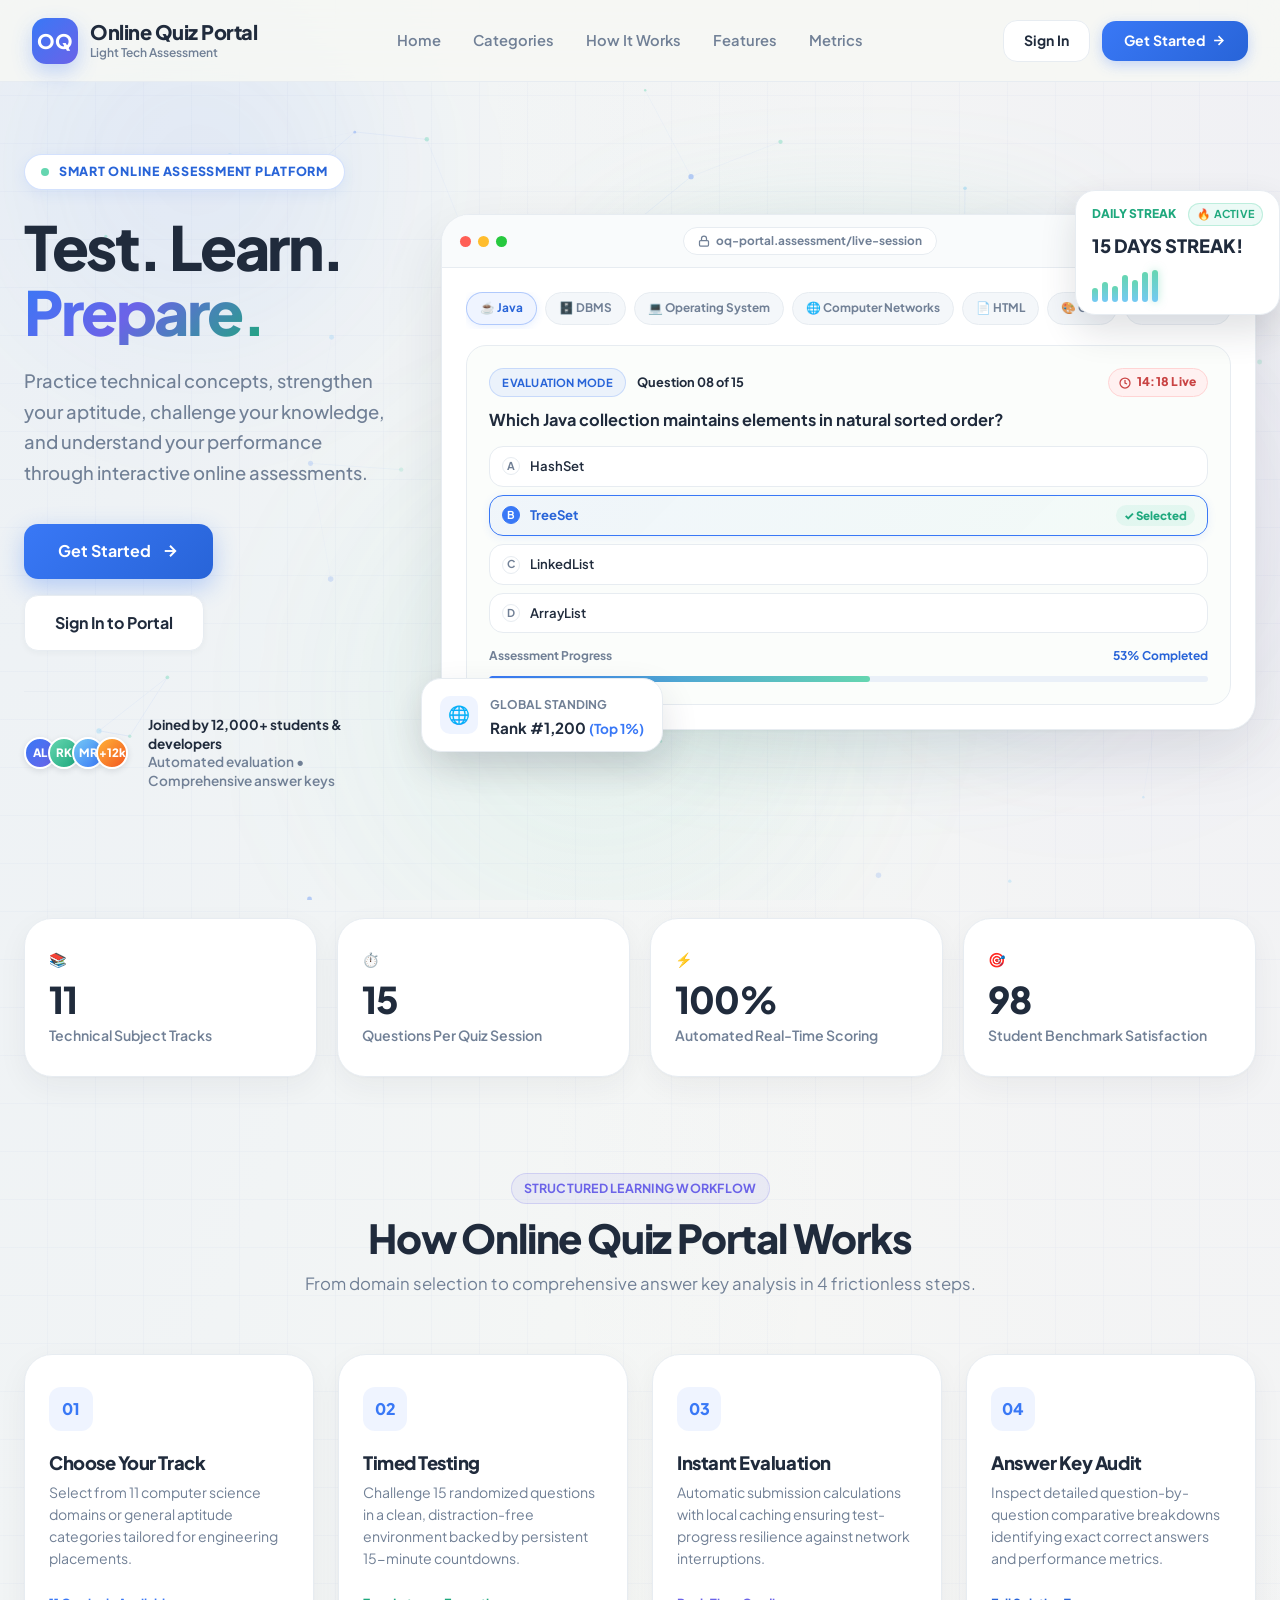
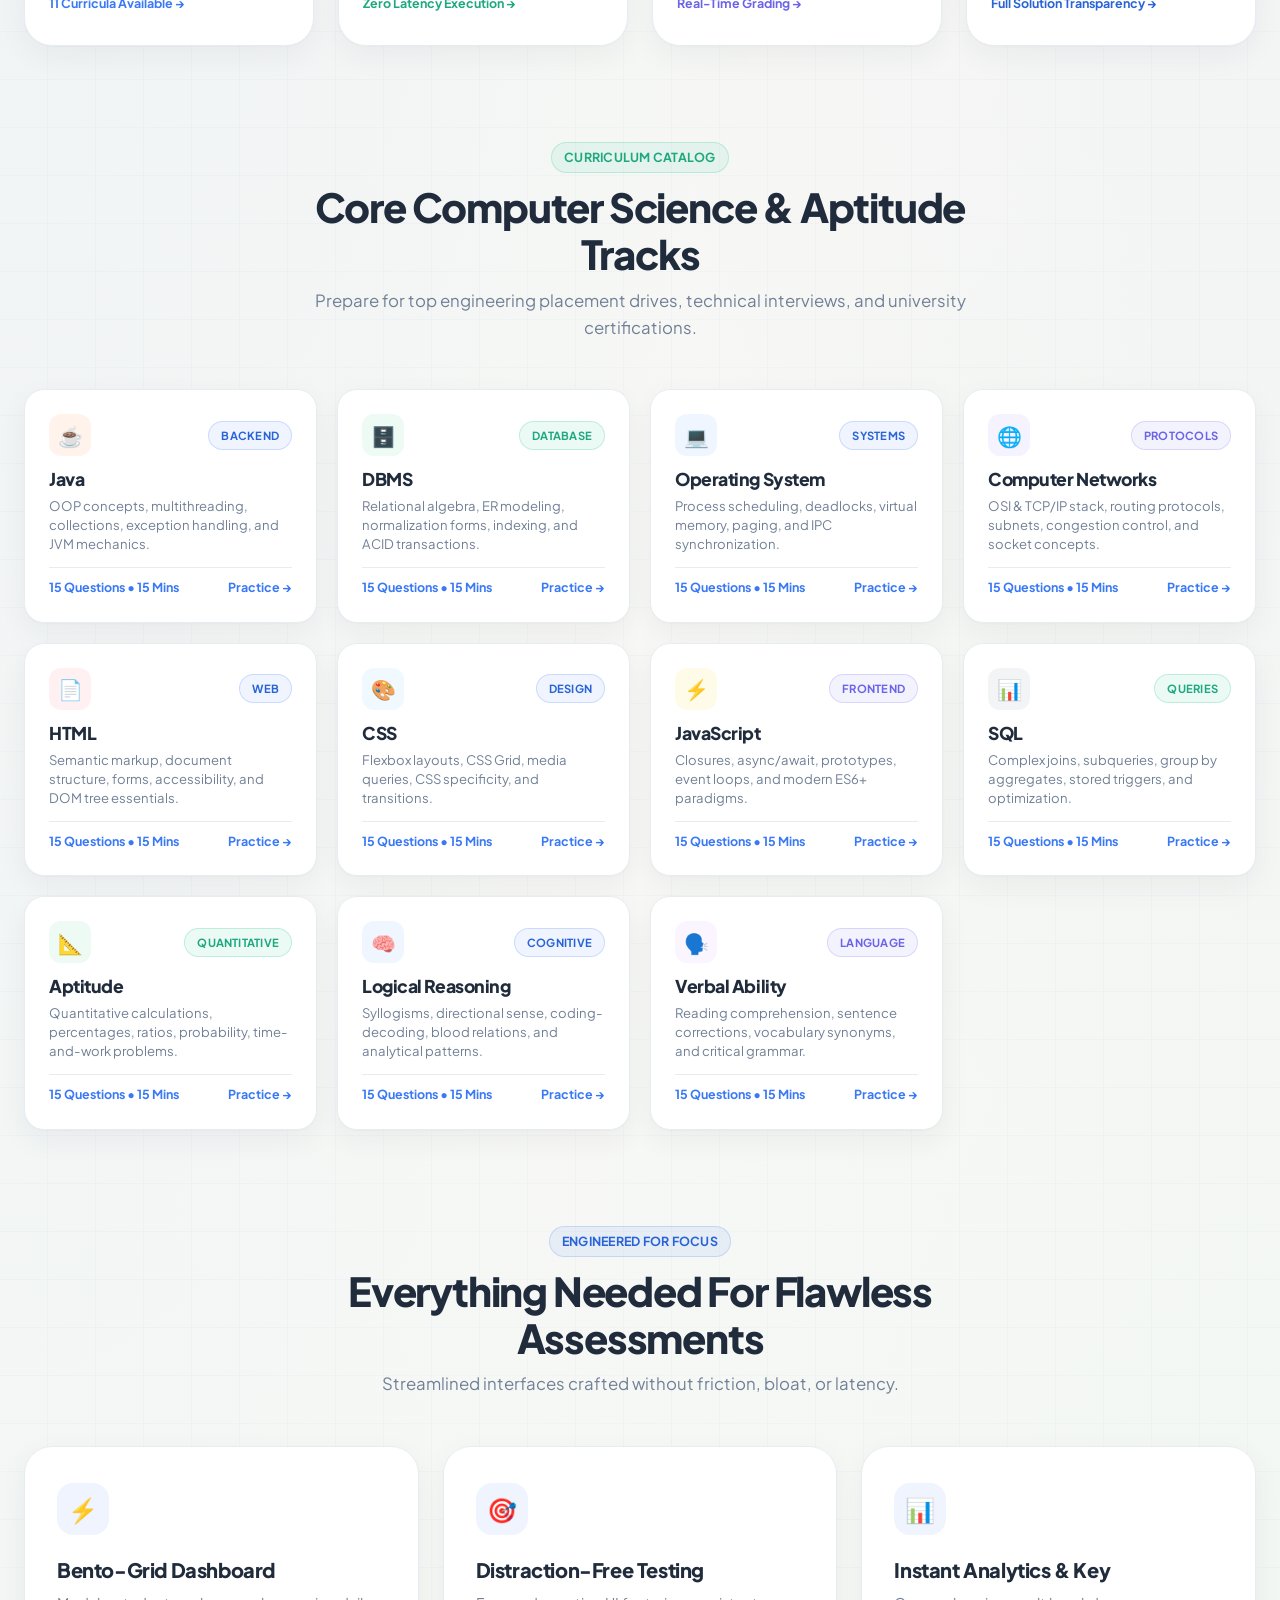
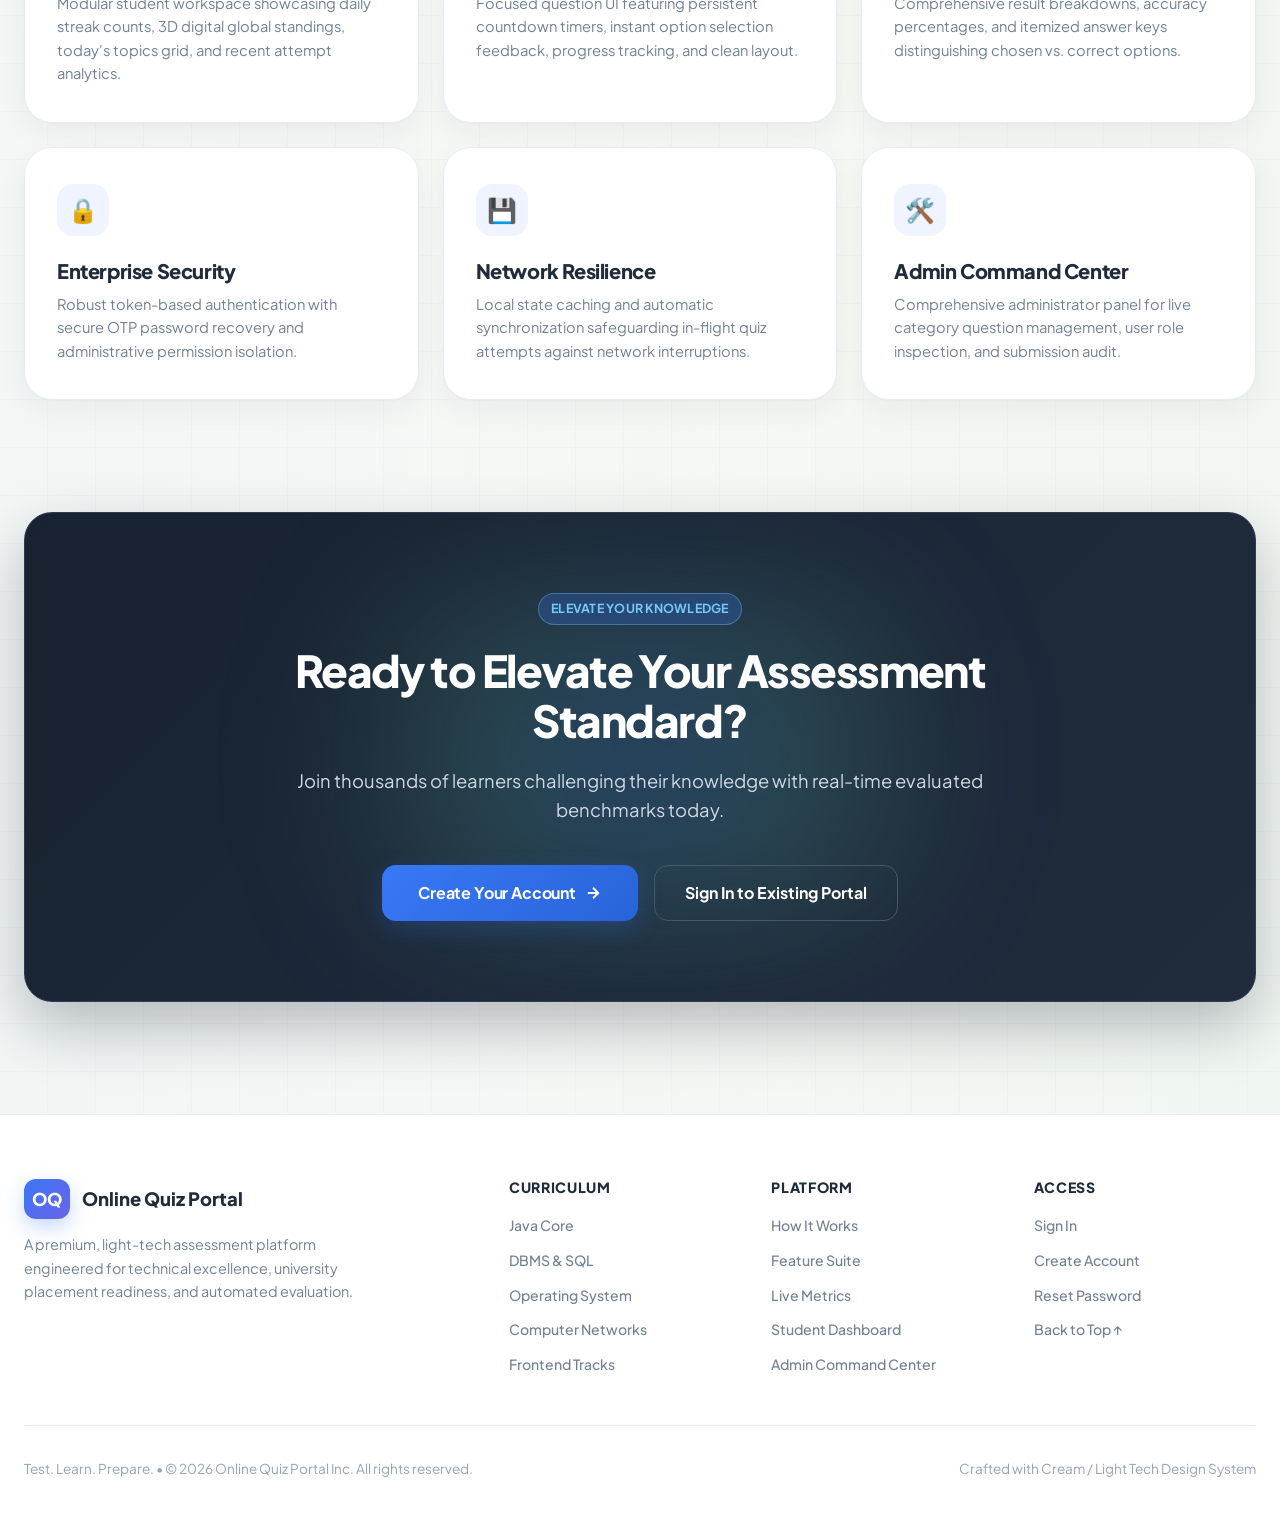
<file: frontend/index.html>
<!DOCTYPE html>
<html lang="en">
<head>
    <meta charset="UTF-8">
    <meta name="viewport" content="width=device-width, initial-scale=1.0">
    <title>Online Quiz Portal — Smart Online Assessment Platform</title>
    <link rel="stylesheet" href="css/style.css">
    <style>
        /* ====================================================================
           PREMIUM SAAS LANDING PAGE STYLES — CREAM / LIGHT TECH THEME
           Palette: #F7F8F5, #F4F7FA, #3978F6, #2864D8, #6B63E8, #65D6B0, #75C9F5
           ==================================================================== */

        :root {
            --hero-glow-blue: rgba(57, 120, 246, 0.16);
            --hero-glow-purple: rgba(107, 99, 232, 0.14);
            --hero-glow-mint: rgba(101, 214, 176, 0.18);
        }

        /* Ambient animated gradient backdrop blobs */
        .ambient-glow-layer {
            position: fixed;
            top: 0;
            left: 0;
            width: 100vw;
            height: 100vh;
            pointer-events: none;
            z-index: 0;
            overflow: hidden;
        }

        .glow-blob {
            position: absolute;
            border-radius: 50%;
            filter: blur(80px);
            opacity: 0.65;
            transition: all 1s ease;
            animation: blobFloat 18s infinite alternate ease-in-out;
        }

        .glow-blob-1 {
            top: -10%;
            left: -5%;
            width: 520px;
            height: 520px;
            background: radial-gradient(circle, var(--hero-glow-blue) 0%, transparent 70%);
            animation-duration: 20s;
        }

        .glow-blob-2 {
            top: 25%;
            right: -8%;
            width: 600px;
            height: 600px;
            background: radial-gradient(circle, var(--hero-glow-purple) 0%, transparent 70%);
            animation-duration: 24s;
            animation-delay: -6s;
        }

        .glow-blob-3 {
            bottom: -15%;
            left: 20%;
            width: 680px;
            height: 680px;
            background: radial-gradient(circle, var(--hero-glow-mint) 0%, transparent 70%);
            animation-duration: 28s;
            animation-delay: -12s;
        }

        @keyframes blobFloat {
            0% { transform: translate(0, 0) scale(1); }
            50% { transform: translate(40px, 35px) scale(1.08); }
            100% { transform: translate(-30px, 20px) scale(0.96); }
        }

        /* --------------------------------------------------------------------
           NAVIGATION BAR
           -------------------------------------------------------------------- */
        .landing-header {
            position: sticky;
            top: 0;
            z-index: 1000;
            width: 100%;
            background: rgba(247, 248, 245, 0.82);
            backdrop-filter: blur(20px);
            -webkit-backdrop-filter: blur(20px);
            border-bottom: 1px solid var(--border);
            transition: background 0.3s ease, box-shadow 0.3s ease;
        }

        .landing-header-inner {
            max-width: 1320px;
            margin: 0 auto;
            padding: 1.1rem 2rem;
            display: flex;
            align-items: center;
            justify-content: space-between;
            gap: 20px;
        }

        .landing-nav {
            display: flex;
            align-items: center;
            gap: 32px;
        }

        .landing-nav a {
            color: var(--text-secondary);
            font-size: 0.92rem;
            font-weight: 600;
            position: relative;
            padding: 4px 0;
            transition: color var(--transition-fast);
        }

        .landing-nav a::after {
            content: '';
            position: absolute;
            bottom: 0;
            left: 0;
            width: 0%;
            height: 2px;
            background: linear-gradient(90deg, var(--primary), var(--secondary));
            border-radius: 2px;
            transition: width var(--transition-fast);
        }

        .landing-nav a:hover {
            color: var(--text-main);
        }

        .landing-nav a:hover::after {
            width: 100%;
        }

        .landing-auth-btns {
            display: flex;
            align-items: center;
            gap: 12px;
        }

        .nav-signin-btn {
            padding: 9px 20px;
            font-size: 0.88rem;
            font-weight: 700;
            color: var(--text-main);
            background: #FFFFFF;
            border: 1px solid var(--border);
            border-radius: var(--radius-md);
            transition: all var(--transition-fast);
            display: inline-flex;
            align-items: center;
            gap: 6px;
        }

        .nav-signin-btn:hover {
            background: var(--bg-secondary);
            border-color: var(--border-hover);
            color: var(--primary);
            transform: translateY(-1px);
        }

        .nav-cta-btn {
            padding: 9px 22px;
            font-size: 0.88rem;
            font-weight: 700;
            color: #FFFFFF;
            background: linear-gradient(135deg, var(--primary) 0%, var(--primary-dark) 100%);
            border: none;
            border-radius: var(--radius-md);
            box-shadow: 0 4px 14px rgba(57, 120, 246, 0.28);
            transition: all var(--transition-fast);
            display: inline-flex;
            align-items: center;
            gap: 6px;
            text-decoration: none;
        }

        .nav-cta-btn:hover {
            color: #FFFFFF;
            transform: translateY(-1px);
            box-shadow: 0 6px 20px rgba(57, 120, 246, 0.38);
            filter: brightness(1.05);
        }

        /* Mobile Menu Toggle */
        .mobile-menu-btn {
            display: none;
            background: transparent;
            border: 1px solid var(--border);
            border-radius: var(--radius-sm);
            padding: 8px 10px;
            cursor: pointer;
            color: var(--text-main);
        }

        .mobile-menu-drawer {
            display: none;
            flex-direction: column;
            gap: 14px;
            padding: 1.25rem 2rem 1.5rem;
            background: #FFFFFF;
            border-bottom: 1px solid var(--border);
            box-shadow: 0 10px 25px rgba(32, 43, 60, 0.08);
        }

        .mobile-menu-drawer.open {
            display: flex;
        }

        .mobile-menu-drawer a {
            color: var(--text-main);
            font-size: 1rem;
            font-weight: 600;
            padding: 6px 0;
        }

        /* --------------------------------------------------------------------
           HERO SECTION (SPLIT 2-COLUMN PREMIUM LAYOUT)
           -------------------------------------------------------------------- */
        .landing-hero {
            position: relative;
            padding: 4.5rem 1.5rem 5rem;
            max-width: 1320px;
            margin: 0 auto;
            z-index: 2;
        }

        .hero-split-grid {
            display: grid;
            grid-template-columns: 1.05fr 1.15fr;
            gap: 48px;
            align-items: center;
        }

        /* Hero Left Column */
        .hero-left {
            display: flex;
            flex-direction: column;
            align-items: flex-start;
            text-align: left;
        }

        .hero-badge-pill {
            display: inline-flex;
            align-items: center;
            gap: 10px;
            background: #FFFFFF;
            border: 1px solid rgba(57, 120, 246, 0.22);
            padding: 7px 16px;
            border-radius: var(--radius-full);
            box-shadow: 0 4px 14px rgba(57, 120, 246, 0.08);
            font-size: 0.78rem;
            font-weight: 800;
            letter-spacing: 0.06em;
            color: var(--primary-dark);
            text-transform: uppercase;
            margin-bottom: 1.5rem;
            animation: fadeInDown 0.8s ease both;
        }

        .hero-pulse-dot {
            width: 8px;
            height: 8px;
            border-radius: 50%;
            background: var(--mint);
            box-shadow: 0 0 0 0 rgba(101, 214, 176, 0.7);
            animation: pulseGlow 2s infinite;
        }

        @keyframes pulseGlow {
            0% { box-shadow: 0 0 0 0 rgba(101, 214, 176, 0.7); }
            70% { box-shadow: 0 0 0 8px rgba(101, 214, 176, 0); }
            100% { box-shadow: 0 0 0 0 rgba(101, 214, 176, 0); }
        }

        .hero-headline {
            font-size: 3.8rem;
            font-weight: 800;
            color: var(--text-main);
            letter-spacing: -0.04em;
            line-height: 1.08;
            margin-bottom: 1.35rem;
            animation: fadeInUp 0.9s 0.1s ease both;
        }

        .hero-gradient-text {
            background: linear-gradient(135deg, var(--primary) 0%, var(--secondary) 45%, var(--mint-dark) 100%);
            -webkit-background-clip: text;
            -webkit-text-fill-color: transparent;
            display: inline-block;
        }

        .hero-lead {
            font-size: 1.15rem;
            color: var(--text-secondary);
            line-height: 1.65;
            margin-bottom: 2.25rem;
            max-width: 540px;
            font-weight: 500;
            animation: fadeInUp 0.9s 0.2s ease both;
        }

        .hero-cta-group {
            display: flex;
            align-items: center;
            gap: 16px;
            flex-wrap: wrap;
            margin-bottom: 2.5rem;
            animation: fadeInUp 0.9s 0.3s ease both;
        }

        .hero-btn-primary {
            padding: 15px 34px;
            font-size: 1rem;
            font-weight: 700;
            color: #FFFFFF;
            background: linear-gradient(135deg, var(--primary) 0%, var(--primary-dark) 100%);
            border: none;
            border-radius: var(--radius-md);
            box-shadow: 0 8px 24px rgba(57, 120, 246, 0.32);
            display: inline-flex;
            align-items: center;
            gap: 10px;
            text-decoration: none;
            transition: all var(--transition-smooth);
        }

        .hero-btn-primary:hover {
            color: #FFFFFF;
            transform: translateY(-2px);
            box-shadow: 0 12px 32px rgba(57, 120, 246, 0.42);
            filter: brightness(1.05);
        }

        .hero-btn-secondary {
            padding: 15px 30px;
            font-size: 1rem;
            font-weight: 700;
            color: var(--text-main);
            background: #FFFFFF;
            border: 1px solid var(--border);
            border-radius: var(--radius-md);
            box-shadow: var(--shadow-subtle);
            display: inline-flex;
            align-items: center;
            gap: 8px;
            text-decoration: none;
            transition: all var(--transition-fast);
        }

        .hero-btn-secondary:hover {
            background: var(--bg-secondary);
            border-color: var(--border-hover);
            color: var(--primary);
            transform: translateY(-2px);
            box-shadow: var(--shadow-card);
        }

        /* Social Proof / Stats Strip below CTAs */
        .hero-trust-strip {
            display: flex;
            align-items: center;
            gap: 20px;
            padding-top: 1.5rem;
            border-top: 1px solid var(--border);
            animation: fadeInUp 0.9s 0.4s ease both;
        }

        .student-avatar-group {
            display: flex;
            align-items: center;
        }

        .student-avatar-dot {
            width: 32px;
            height: 32px;
            border-radius: 50%;
            border: 2px solid #FFFFFF;
            display: flex;
            align-items: center;
            justify-content: center;
            font-size: 0.72rem;
            font-weight: 800;
            color: #FFFFFF;
            margin-left: -8px;
            box-shadow: 0 2px 6px rgba(32, 43, 60, 0.12);
        }

        .student-avatar-dot:first-child { margin-left: 0; }
        .avatar-1 { background: linear-gradient(135deg, #3978F6, #6B63E8); }
        .avatar-2 { background: linear-gradient(135deg, #65D6B0, #1ea87d); }
        .avatar-3 { background: linear-gradient(135deg, #75C9F5, #3978F6); }
        .avatar-4 { background: linear-gradient(135deg, #FFB236, #F25722); }

        .trust-text {
            font-size: 0.85rem;
            color: var(--text-secondary);
            font-weight: 600;
            line-height: 1.35;
        }

        .trust-text strong {
            color: var(--text-main);
        }

        /* --------------------------------------------------------------------
           HERO RIGHT COLUMN: INTERACTIVE CSS ASSESSMENT DASHBOARD PREVIEW
           -------------------------------------------------------------------- */
        .hero-preview-wrapper {
            position: relative;
            width: 100%;
            animation: fadeInRight 1s 0.2s ease both;
        }

        .hero-preview-backdrop-glow {
            position: absolute;
            top: 50%;
            left: 50%;
            transform: translate(-50%, -50%);
            width: 105%;
            height: 105%;
            background: radial-gradient(circle at 50% 50%, rgba(57, 120, 246, 0.18), rgba(107, 99, 232, 0.12), rgba(101, 214, 176, 0.12), transparent 70%);
            filter: blur(50px);
            z-index: -1;
            pointer-events: none;
        }

        /* Master Glass Dashboard Card */
        .preview-window-card {
            background: #FFFFFF;
            border: 1px solid var(--border);
            border-radius: var(--radius-xl);
            box-shadow: 0 24px 60px rgba(32, 43, 60, 0.10), 0 1px 3px rgba(32, 43, 60, 0.04);
            overflow: hidden;
            position: relative;
            transition: transform 0.4s cubic-bezier(0.16, 1, 0.3, 1), box-shadow 0.4s ease;
        }

        .preview-window-card:hover {
            box-shadow: 0 32px 75px rgba(40, 100, 216, 0.16), 0 4px 12px rgba(32, 43, 60, 0.04);
        }

        /* Window Header Bar */
        .preview-window-header {
            background: #F9FBFC;
            border-bottom: 1px solid var(--border);
            padding: 12px 18px;
            display: flex;
            align-items: center;
            justify-content: space-between;
        }

        .window-controls-dots {
            display: flex;
            align-items: center;
            gap: 7px;
        }

        .dot-control {
            width: 11px;
            height: 11px;
            border-radius: 50%;
            display: inline-block;
        }
        .dot-red { background: #FF5F56; }
        .dot-yellow { background: #FFBD2E; }
        .dot-green { background: #27C93F; }

        .preview-address-pill {
            background: #FFFFFF;
            border: 1px solid var(--border);
            border-radius: var(--radius-full);
            padding: 4px 14px;
            font-size: 0.74rem;
            font-weight: 700;
            color: var(--text-secondary);
            display: flex;
            align-items: center;
            gap: 6px;
        }

        .preview-window-body {
            padding: 1.5rem;
            display: flex;
            flex-direction: column;
            gap: 16px;
        }

        /* Category Selection Preview Strip */
        .preview-category-strip {
            display: flex;
            align-items: center;
            gap: 8px;
            overflow-x: auto;
            padding-bottom: 4px;
            scrollbar-width: none;
        }
        .preview-category-strip::-webkit-scrollbar { display: none; }

        .cat-chip {
            padding: 6px 13px;
            font-size: 0.74rem;
            font-weight: 700;
            border-radius: var(--radius-full);
            border: 1px solid var(--border);
            background: var(--bg-secondary);
            color: var(--text-secondary);
            white-space: nowrap;
            transition: all var(--transition-fast);
        }

        .cat-chip.active {
            background: var(--primary-soft);
            color: var(--primary-dark);
            border-color: rgba(57, 120, 246, 0.35);
            box-shadow: 0 2px 8px rgba(57, 120, 246, 0.12);
        }

        /* Live Question Assessment Card */
        .preview-quiz-box {
            background: #FBFDFB;
            border: 1px solid var(--border);
            border-radius: var(--radius-lg);
            padding: 1.4rem;
            position: relative;
        }

        .preview-quiz-meta {
            display: flex;
            justify-content: space-between;
            align-items: center;
            margin-bottom: 12px;
        }

        .preview-timer-pill {
            display: inline-flex;
            align-items: center;
            gap: 6px;
            background: var(--danger-soft);
            border: 1px solid #FFD4D4;
            color: var(--danger-dark);
            padding: 4px 10px;
            border-radius: var(--radius-full);
            font-size: 0.75rem;
            font-weight: 800;
            letter-spacing: 0.3px;
        }

        .preview-question-title {
            font-size: 1.02rem;
            font-weight: 700;
            color: var(--text-main);
            line-height: 1.4;
            margin-bottom: 14px;
        }

        /* Question Options */
        .preview-options-list {
            display: flex;
            flex-direction: column;
            gap: 8px;
            margin-bottom: 14px;
        }

        .preview-opt-row {
            display: flex;
            align-items: center;
            justify-content: space-between;
            padding: 9px 12px;
            background: #FFFFFF;
            border: 1px solid var(--border);
            border-radius: var(--radius-md);
            font-size: 0.82rem;
            font-weight: 600;
            color: var(--text-main);
            transition: all var(--transition-fast);
        }

        .preview-opt-row.selected {
            border-color: var(--primary);
            background: linear-gradient(135deg, rgba(57, 120, 246, 0.06) 0%, rgba(101, 214, 176, 0.05) 100%);
            color: var(--primary-dark);
            font-weight: 700;
            box-shadow: 0 2px 8px rgba(57, 120, 246, 0.10);
        }

        .opt-indicator {
            width: 18px;
            height: 18px;
            border-radius: 50%;
            border: 1.5px solid var(--border);
            display: inline-flex;
            align-items: center;
            justify-content: center;
            font-size: 0.68rem;
            font-weight: 700;
            color: var(--text-secondary);
        }

        .preview-opt-row.selected .opt-indicator {
            background: var(--primary);
            border-color: var(--primary);
            color: #FFFFFF;
        }

        /* Progress Bar Preview */
        .preview-progress-track {
            width: 100%;
            height: 6px;
            background: #EAF0F8;
            border-radius: var(--radius-full);
            overflow: hidden;
            margin-top: 10px;
        }

        .preview-progress-fill {
            height: 100%;
            width: 53%;
            background: linear-gradient(90deg, var(--primary) 0%, var(--mint) 100%);
            border-radius: var(--radius-full);
            position: relative;
            overflow: hidden;
        }

        .preview-progress-fill::after {
            content: '';
            position: absolute;
            top: 0;
            left: -100%;
            width: 100%;
            height: 100%;
            background: linear-gradient(90deg, transparent, rgba(255,255,255,0.4), transparent);
            animation: barShine 2.5s infinite;
        }

        @keyframes barShine {
            0% { left: -100%; }
            100% { left: 200%; }
        }

        /* Floating UI Widget Overlays */
        .floating-widget-streak {
            position: absolute;
            top: -24px;
            right: -24px;
            background: #FFFFFF;
            border: 1px solid var(--border);
            border-radius: var(--radius-lg);
            padding: 12px 16px;
            box-shadow: 0 16px 36px rgba(32, 43, 60, 0.14);
            display: flex;
            flex-direction: column;
            gap: 6px;
            z-index: 10;
            animation: floatSlow 5s ease-in-out infinite alternate;
        }

        .floating-widget-rank {
            position: absolute;
            bottom: -22px;
            left: -20px;
            background: #FFFFFF;
            border: 1px solid var(--border);
            border-radius: var(--radius-lg);
            padding: 12px 18px;
            box-shadow: 0 16px 36px rgba(32, 43, 60, 0.14);
            display: flex;
            align-items: center;
            gap: 12px;
            z-index: 10;
            animation: floatSlowReverse 5.5s ease-in-out infinite alternate;
        }

        @keyframes floatSlow {
            0% { transform: translateY(0px); }
            100% { transform: translateY(-8px); }
        }

        @keyframes floatSlowReverse {
            0% { transform: translateY(0px); }
            100% { transform: translateY(8px); }
        }

        /* Mini streak bars in floating widget */
        .mini-streak-bars {
            display: flex;
            align-items: flex-end;
            gap: 4px;
            height: 32px;
            margin-top: 4px;
        }

        .mini-streak-bar {
            width: 6px;
            border-radius: 3px;
            background: linear-gradient(180deg, var(--mint) 0%, var(--sky) 100%);
        }

        /* --------------------------------------------------------------------
           METRICS STRIP (#metrics)
           -------------------------------------------------------------------- */
        .metrics-strip {
            display: grid;
            grid-template-columns: repeat(4, 1fr);
            gap: 20px;
            max-width: 1320px;
            margin: 3rem auto 6rem;
            padding: 0 1.5rem;
            position: relative;
            z-index: 2;
        }

        .metric-pill-box {
            background: #FFFFFF;
            border: 1px solid var(--border);
            border-radius: var(--radius-xl);
            padding: 1.75rem 1.5rem;
            text-align: left;
            box-shadow: var(--shadow-card);
            transition: all var(--transition-smooth);
            position: relative;
            overflow: hidden;
        }

        .metric-pill-box:hover {
            transform: translateY(-4px);
            box-shadow: var(--shadow-hover);
            border-color: var(--border-hover);
        }

        .metric-icon-top {
            font-size: 1.35rem;
            margin-bottom: 8px;
            display: inline-block;
        }

        .metric-pill-box strong {
            display: block;
            font-size: 2.3rem;
            font-weight: 800;
            color: var(--text-main);
            letter-spacing: -0.03em;
            line-height: 1.1;
            margin-bottom: 4px;
        }

        .metric-pill-box span {
            font-size: 0.88rem;
            color: var(--text-secondary);
            font-weight: 600;
        }

        /* --------------------------------------------------------------------
           HOW IT WORKS SECTION (#how-it-works)
           -------------------------------------------------------------------- */
        .how-it-works-section {
            max-width: 1320px;
            margin: 6rem auto;
            padding: 0 1.5rem;
            position: relative;
            z-index: 2;
        }

        .workflow-grid {
            display: grid;
            grid-template-columns: repeat(4, 1fr);
            gap: 24px;
            margin-top: 3.5rem;
            position: relative;
        }

        .workflow-step-card {
            background: #FFFFFF;
            border: 1px solid var(--border);
            border-radius: var(--radius-xl);
            padding: 2rem 1.5rem;
            box-shadow: var(--shadow-card);
            display: flex;
            flex-direction: column;
            justify-content: space-between;
            position: relative;
            transition: all var(--transition-smooth);
        }

        .workflow-step-card:hover {
            transform: translateY(-5px);
            box-shadow: var(--shadow-hover);
            border-color: var(--border-hover);
        }

        .step-number-circle {
            width: 44px;
            height: 44px;
            border-radius: 12px;
            background: var(--primary-soft);
            color: var(--primary);
            font-size: 1rem;
            font-weight: 800;
            display: flex;
            align-items: center;
            justify-content: center;
            margin-bottom: 1.25rem;
            transition: all var(--transition-fast);
        }

        .workflow-step-card:hover .step-number-circle {
            background: var(--primary);
            color: #FFFFFF;
            box-shadow: 0 6px 18px rgba(57, 120, 246, 0.3);
        }

        .workflow-step-card h3 {
            font-size: 1.15rem;
            font-weight: 800;
            color: var(--text-main);
            margin-bottom: 8px;
        }

        .workflow-step-card p {
            font-size: 0.88rem;
            color: var(--text-secondary);
            line-height: 1.55;
        }

        /* --------------------------------------------------------------------
           CURRICULUM / SUBJECTS SECTION (#subjects)
           -------------------------------------------------------------------- */
        .subjects-section {
            max-width: 1320px;
            margin: 6rem auto;
            padding: 0 1.5rem;
            position: relative;
            z-index: 2;
        }

        .subjects-bento-grid {
            display: grid;
            grid-template-columns: repeat(4, 1fr);
            gap: 20px;
            margin-top: 3rem;
        }

        .subject-card {
            background: #FFFFFF;
            border: 1px solid var(--border);
            border-radius: var(--radius-lg);
            padding: 1.5rem;
            box-shadow: var(--shadow-card);
            display: flex;
            flex-direction: column;
            justify-content: space-between;
            min-height: 175px;
            transition: all var(--transition-smooth);
            text-decoration: none;
            color: inherit;
        }

        .subject-card:hover {
            transform: translateY(-4px);
            border-color: var(--primary);
            box-shadow: var(--shadow-hover);
        }

        .subject-header-row {
            display: flex;
            align-items: center;
            justify-content: space-between;
            margin-bottom: 12px;
        }

        .subject-icon-box {
            width: 42px;
            height: 42px;
            border-radius: 12px;
            display: flex;
            align-items: center;
            justify-content: center;
            font-size: 1.25rem;
        }

        .subject-card h3 {
            font-size: 1.1rem;
            font-weight: 800;
            color: var(--text-main);
            margin-bottom: 6px;
        }

        .subject-card p {
            font-size: 0.82rem;
            color: var(--text-secondary);
            line-height: 1.45;
            margin-bottom: 14px;
        }

        .subject-footer-row {
            display: flex;
            align-items: center;
            justify-content: space-between;
            padding-top: 10px;
            border-top: 1px solid var(--border);
            font-size: 0.78rem;
            font-weight: 700;
            color: var(--primary);
        }

        /* --------------------------------------------------------------------
           PLATFORM FEATURES SECTION (#features)
           -------------------------------------------------------------------- */
        .features-section {
            max-width: 1320px;
            margin: 6rem auto;
            padding: 0 1.5rem;
            position: relative;
            z-index: 2;
        }

        .section-header-center {
            text-align: center;
            max-width: 740px;
            margin: 0 auto 3rem;
        }

        .section-header-center h2 {
            font-size: 2.5rem;
            font-weight: 800;
            color: var(--text-main);
            letter-spacing: -0.03em;
            margin-top: 10px;
            line-height: 1.18;
        }

        .section-header-center p {
            font-size: 1.05rem;
            color: var(--text-secondary);
            margin-top: 10px;
            line-height: 1.6;
        }

        .features-grid {
            display: grid;
            grid-template-columns: repeat(3, 1fr);
            gap: 24px;
        }

        .feature-box {
            background: #FFFFFF;
            border: 1px solid var(--border);
            border-radius: var(--radius-xl);
            padding: 2.25rem 2rem;
            box-shadow: var(--shadow-card);
            transition: all var(--transition-smooth);
            position: relative;
        }

        .feature-box:hover {
            transform: translateY(-5px);
            box-shadow: var(--shadow-hover);
            border-color: var(--border-hover);
        }

        .feature-icon-circle {
            width: 52px;
            height: 52px;
            border-radius: 16px;
            background: var(--primary-soft);
            color: var(--primary);
            display: flex;
            align-items: center;
            justify-content: center;
            font-size: 1.5rem;
            margin-bottom: 1.35rem;
        }

        .feature-box h3 {
            font-size: 1.25rem;
            font-weight: 800;
            color: var(--text-main);
            margin-bottom: 10px;
            letter-spacing: -0.02em;
        }

        .feature-box p {
            font-size: 0.92rem;
            color: var(--text-secondary);
            line-height: 1.6;
        }

        /* --------------------------------------------------------------------
           CALL TO ACTION BANNER
           -------------------------------------------------------------------- */
        .cta-banner-wrapper {
            max-width: 1320px;
            margin: 7rem auto;
            padding: 0 1.5rem;
            position: relative;
            z-index: 2;
        }

        .cta-banner {
            background: linear-gradient(135deg, #182230 0%, #1c2738 50%, #202B3C 100%);
            border-radius: var(--radius-xl);
            padding: 5rem 3rem;
            text-align: center;
            color: #FFFFFF;
            position: relative;
            overflow: hidden;
            border: 1px solid #2D3D52;
            box-shadow: 0 25px 60px rgba(24, 34, 48, 0.28);
        }

        .cta-banner-glow {
            position: absolute;
            top: 50%;
            left: 50%;
            transform: translate(-50%, -50%);
            width: 70%;
            height: 70%;
            background: radial-gradient(circle at 50% 50%, rgba(57, 120, 246, 0.25), rgba(101, 214, 176, 0.2), transparent 70%);
            filter: blur(70px);
            pointer-events: none;
            z-index: 0;
        }

        .cta-banner-content {
            position: relative;
            z-index: 1;
            max-width: 740px;
            margin: 0 auto;
        }

        .cta-banner h2 {
            font-size: 2.75rem;
            font-weight: 800;
            color: #FFFFFF;
            letter-spacing: -0.035em;
            line-height: 1.15;
            margin-bottom: 1.25rem;
        }

        .cta-banner p {
            color: #CFD8E3;
            font-size: 1.15rem;
            margin: 0 auto 2.5rem;
            line-height: 1.6;
        }

        .cta-btn-group {
            display: flex;
            gap: 16px;
            justify-content: center;
            flex-wrap: wrap;
        }

        /* --------------------------------------------------------------------
           FOOTER
           -------------------------------------------------------------------- */
        .landing-footer {
            border-top: 1px solid var(--border);
            padding: 4rem 1.5rem 2.5rem;
            background: #FFFFFF;
            position: relative;
            z-index: 2;
        }

        .landing-footer-inner {
            max-width: 1320px;
            margin: 0 auto;
            display: grid;
            grid-template-columns: 2fr 1fr 1fr 1fr;
            gap: 40px;
            padding-bottom: 3rem;
            border-bottom: 1px solid var(--border);
        }

        .footer-brand-col p {
            font-size: 0.9rem;
            color: var(--text-secondary);
            line-height: 1.6;
            margin-top: 14px;
            max-width: 340px;
        }

        .footer-links-col h4 {
            font-size: 0.88rem;
            font-weight: 800;
            color: var(--text-main);
            text-transform: uppercase;
            letter-spacing: 0.05em;
            margin-bottom: 1rem;
        }

        .footer-links-col ul {
            list-style: none;
            display: flex;
            flex-direction: column;
            gap: 10px;
        }

        .footer-links-col a {
            color: var(--text-secondary);
            font-size: 0.88rem;
            font-weight: 500;
            transition: color var(--transition-fast);
        }

        .footer-links-col a:hover {
            color: var(--primary);
        }

        .footer-bottom-row {
            max-width: 1320px;
            margin: 2rem auto 0;
            display: flex;
            justify-content: space-between;
            align-items: center;
            flex-wrap: wrap;
            gap: 16px;
            font-size: 0.85rem;
            color: var(--text-muted);
        }

        /* --------------------------------------------------------------------
           KEYFRAME ENTRANCE ANIMATIONS
           -------------------------------------------------------------------- */
        @keyframes fadeInDown {
            from { opacity: 0; transform: translateY(-16px); }
            to { opacity: 1; transform: translateY(0); }
        }

        @keyframes fadeInUp {
            from { opacity: 0; transform: translateY(20px); }
            to { opacity: 1; transform: translateY(0); }
        }

        @keyframes fadeInRight {
            from { opacity: 0; transform: translateX(25px); }
            to { opacity: 1; transform: translateX(0); }
        }

        /* --------------------------------------------------------------------
           RESPONSIVE BREAKPOINTS
           -------------------------------------------------------------------- */
        @media (max-width: 1100px) {
            .hero-split-grid {
                grid-template-columns: 1fr;
                gap: 50px;
            }

            .hero-left {
                text-align: center;
                align-items: center;
            }

            .hero-lead {
                margin-left: auto;
                margin-right: auto;
            }

            .hero-cta-group {
                justify-content: center;
            }

            .hero-trust-strip {
                justify-content: center;
            }

            .workflow-grid {
                grid-template-columns: repeat(2, 1fr);
            }

            .subjects-bento-grid {
                grid-template-columns: repeat(3, 1fr);
            }

            .landing-footer-inner {
                grid-template-columns: 1fr 1fr;
            }
        }

        @media (max-width: 900px) {
            .landing-nav { display: none; }
            .mobile-menu-btn { display: inline-flex; }
            .features-grid { grid-template-columns: 1fr; }
            .metrics-strip { grid-template-columns: repeat(2, 1fr); }
            .subjects-bento-grid { grid-template-columns: repeat(2, 1fr); }
            .hero-headline { font-size: 2.85rem; }
        }

        @media (max-width: 650px) {
            .hero-headline { font-size: 2.35rem; }
            .hero-lead { font-size: 1rem; }
            .metrics-strip { grid-template-columns: 1fr; }
            .workflow-grid { grid-template-columns: 1fr; }
            .subjects-bento-grid { grid-template-columns: 1fr; }
            .landing-footer-inner { grid-template-columns: 1fr; }
            .cta-banner { padding: 3rem 1.5rem; }
            .cta-banner h2 { font-size: 2rem; }
            .floating-widget-streak,
            .floating-widget-rank {
                display: none; /* Hide floating badges on narrow mobile to avoid overlap */
            }
        }

        /* Reduced Motion Accessibility */
        @media (prefers-reduced-motion: reduce) {
            .glow-blob,
            .floating-widget-streak,
            .floating-widget-rank,
            .hero-badge-pill,
            .hero-headline,
            .hero-lead,
            .hero-cta-group,
            .hero-preview-wrapper,
            .hero-trust-strip {
                animation: none !important;
                transition: none !important;
            }
        }
    </style>
</head>
<body>

    <!-- AMBIENT ANIMATED LIGHT EFFECT LAYER -->
    <div class="ambient-glow-layer" aria-hidden="true">
        <div class="glow-blob glow-blob-1"></div>
        <div class="glow-blob glow-blob-2"></div>
        <div class="glow-blob glow-blob-3"></div>
    </div>

    <!-- ==================================================================
         PREMIUM NAVIGATION BAR
         ================================================================== -->
    <header class="landing-header">
        <div class="landing-header-inner">
            <!-- Brand -->
            <a href="index.html" class="brand">
                <div class="brand-logo">OQ</div>
                <div class="brand-text">
                    <h1>Online Quiz Portal</h1>
                    <p>Light Tech Assessment</p>
                </div>
            </a>

            <!-- Navigation Links -->
            <nav class="landing-nav" aria-label="Main Navigation">
                <a href="#hero">Home</a>
                <a href="#subjects">Categories</a>
                <a href="#how-it-works">How It Works</a>
                <a href="#features">Features</a>
                <a href="#metrics">Metrics</a>
            </nav>

            <!-- Auth CTAs -->
            <div class="landing-auth-btns">
                <a href="login.html" class="nav-signin-btn">
                    <span>Sign In</span>
                </a>
                <a href="register.html" class="nav-cta-btn">
                    <span>Get Started</span>
                    <svg width="15" height="15" viewBox="0 0 24 24" fill="none" stroke="currentColor" stroke-width="2.5"><line x1="5" y1="12" x2="19" y2="12"></line><polyline points="12 5 19 12 12 19"></polyline></svg>
                </a>
                <button type="button" class="mobile-menu-btn" id="mobileMenuToggle" aria-label="Toggle navigation menu">
                    <svg width="22" height="22" viewBox="0 0 24 24" fill="none" stroke="currentColor" stroke-width="2"><line x1="3" y1="12" x2="21" y2="12"></line><line x1="3" y1="6" x2="21" y2="6"></line><line x1="3" y1="18" x2="21" y2="18"></line></svg>
                </button>
            </div>
        </div>

        <!-- Mobile Collapsible Menu -->
        <div class="mobile-menu-drawer" id="mobileMenuDrawer">
            <a href="#hero" class="mobile-nav-link">Home</a>
            <a href="#subjects" class="mobile-nav-link">Categories</a>
            <a href="#how-it-works" class="mobile-nav-link">How It Works</a>
            <a href="#features" class="mobile-nav-link">Features</a>
            <a href="#metrics" class="mobile-nav-link">Metrics</a>
            <div style="display:flex; gap:10px; margin-top:8px;">
                <a href="login.html" class="nav-signin-btn" style="flex:1; justify-content:center;">Sign In</a>
                <a href="register.html" class="nav-cta-btn" style="flex:1; justify-content:center;">Get Started</a>
            </div>
        </div>
    </header>

    <!-- ==================================================================
         HERO SECTION — 2-COLUMN PREMIUM EXPERIENCE
         ================================================================== -->
    <section id="hero" class="landing-hero">
        <div class="hero-split-grid">

            <!-- LEFT COLUMN: Content & CTAs -->
            <div class="hero-left">
                <div class="hero-badge-pill">
                    <span class="hero-pulse-dot"></span>
                    <span>SMART ONLINE ASSESSMENT PLATFORM</span>
                </div>

                <h1 class="hero-headline">
                    Test. Learn. <span class="hero-gradient-text">Prepare.</span>
                </h1>

                <p class="hero-lead">
                    Practice technical concepts, strengthen your aptitude, challenge your knowledge, and understand your performance through interactive online assessments.
                </p>

                <div class="hero-cta-group">
                    <a href="register.html" class="hero-btn-primary">
                        <span>Get Started</span>
                        <svg width="18" height="18" viewBox="0 0 24 24" fill="none" stroke="currentColor" stroke-width="2.5"><line x1="5" y1="12" x2="19" y2="12"></line><polyline points="12 5 19 12 12 19"></polyline></svg>
                    </a>
                    <a href="login.html" class="hero-btn-secondary">
                        <span>Sign In to Portal</span>
                    </a>
                </div>

                <!-- Trust Strip -->
                <div class="hero-trust-strip">
                    <div class="student-avatar-group">
                        <div class="student-avatar-dot avatar-1">AL</div>
                        <div class="student-avatar-dot avatar-2">RK</div>
                        <div class="student-avatar-dot avatar-3">MR</div>
                        <div class="student-avatar-dot avatar-4">+12k</div>
                    </div>
                    <div class="trust-text">
                        <strong>Joined by 12,000+ students & developers</strong><br>
                        <span>Automated evaluation • Comprehensive answer keys</span>
                    </div>
                </div>
            </div>

            <!-- RIGHT COLUMN: Interactive Assessment Dashboard Preview -->
            <div class="hero-preview-wrapper">
                <div class="hero-preview-backdrop-glow"></div>

                <!-- Floating Widget 1: Daily Streak -->
                <div class="floating-widget-streak tilt-card">
                    <div style="display:flex; align-items:center; justify-content:space-between; gap:12px;">
                        <span style="font-size:0.75rem; font-weight:800; color:var(--mint-dark); text-transform:uppercase;">Daily Streak</span>
                        <span class="badge-pill mint" style="padding:2px 8px; font-size:0.68rem;">🔥 Active</span>
                    </div>
                    <strong style="font-size:1.15rem; font-weight:800; color:var(--text-main);">15 DAYS STREAK!</strong>
                    <div class="mini-streak-bars">
                        <div class="mini-streak-bar" style="height:45%;"></div>
                        <div class="mini-streak-bar" style="height:65%;"></div>
                        <div class="mini-streak-bar" style="height:50%;"></div>
                        <div class="mini-streak-bar" style="height:85%;"></div>
                        <div class="mini-streak-bar" style="height:70%;"></div>
                        <div class="mini-streak-bar" style="height:95%;"></div>
                        <div class="mini-streak-bar" style="height:100%; box-shadow:0 0 8px rgba(101,214,176,0.5);"></div>
                    </div>
                </div>

                <!-- Master Window Card -->
                <div class="preview-window-card tilt-card">
                    <!-- Window Controls Bar -->
                    <div class="preview-window-header">
                        <div class="window-controls-dots">
                            <span class="dot-control dot-red"></span>
                            <span class="dot-control dot-yellow"></span>
                            <span class="dot-control dot-green"></span>
                        </div>
                        <div class="preview-address-pill">
                            <svg width="12" height="12" viewBox="0 0 24 24" fill="none" stroke="currentColor" stroke-width="2.5"><rect x="3" y="11" width="18" height="11" rx="2" ry="2"></rect><path d="M7 11V7a5 5 0 0 1 10 0v4"></path></svg>
                            <span>oq-portal.assessment/live-session</span>
                        </div>
                        <span class="badge-pill mint" style="padding:3px 9px; font-size:0.7rem;">● System Online</span>
                    </div>

                    <!-- Window Content -->
                    <div class="preview-window-body">
                        <!-- Category Chips Strip -->
                        <div class="preview-category-strip">
                            <span class="cat-chip active">☕ Java</span>
                            <span class="cat-chip">🗄️ DBMS</span>
                            <span class="cat-chip">💻 Operating System</span>
                            <span class="cat-chip">🌐 Computer Networks</span>
                            <span class="cat-chip">📄 HTML</span>
                            <span class="cat-chip">🎨 CSS</span>
                            <span class="cat-chip">⚡ JavaScript</span>
                        </div>

                        <!-- Active Quiz Simulation Card -->
                        <div class="preview-quiz-box">
                            <div class="preview-quiz-meta">
                                <div>
                                    <span class="badge-pill blue" style="font-size:0.7rem;">Evaluation Mode</span>
                                    <span style="font-size:0.8rem; font-weight:700; color:var(--text-main); margin-left:8px;">Question 08 of 15</span>
                                </div>
                                <div class="preview-timer-pill">
                                    <svg width="12" height="12" viewBox="0 0 24 24" fill="none" stroke="currentColor" stroke-width="2.5"><circle cx="12" cy="12" r="10"></circle><polyline points="12 6 12 12 16 14"></polyline></svg>
                                    <span>14:18 Live</span>
                                </div>
                            </div>

                            <div class="preview-question-title">
                                Which Java collection maintains elements in natural sorted order?
                            </div>

                            <div class="preview-options-list">
                                <div class="preview-opt-row">
                                    <div style="display:flex; align-items:center; gap:10px;">
                                        <span class="opt-indicator">A</span>
                                        <span>HashSet</span>
                                    </div>
                                </div>
                                <div class="preview-opt-row selected">
                                    <div style="display:flex; align-items:center; gap:10px;">
                                        <span class="opt-indicator">B</span>
                                        <span>TreeSet</span>
                                    </div>
                                    <span style="font-size:0.72rem; font-weight:800; color:var(--mint-dark); background:var(--mint-soft); padding:2px 8px; border-radius:12px;">✓ Selected</span>
                                </div>
                                <div class="preview-opt-row">
                                    <div style="display:flex; align-items:center; gap:10px;">
                                        <span class="opt-indicator">C</span>
                                        <span>LinkedList</span>
                                    </div>
                                </div>
                                <div class="preview-opt-row">
                                    <div style="display:flex; align-items:center; gap:10px;">
                                        <span class="opt-indicator">D</span>
                                        <span>ArrayList</span>
                                    </div>
                                </div>
                            </div>

                            <!-- Progress Track -->
                            <div style="display:flex; justify-content:space-between; font-size:0.75rem; color:var(--text-secondary); font-weight:700;">
                                <span>Assessment Progress</span>
                                <span style="color:var(--primary-dark);">53% Completed</span>
                            </div>
                            <div class="preview-progress-track">
                                <div class="preview-progress-fill"></div>
                            </div>
                        </div>
                    </div>
                </div>

                <!-- Floating Widget 2: Global Standing -->
                <div class="floating-widget-rank tilt-card">
                    <div style="width:38px; height:38px; border-radius:10px; background:var(--primary-soft); color:var(--primary); display:flex; align-items:center; justify-content:center; font-size:1.1rem;">
                        🌐
                    </div>
                    <div>
                        <span style="font-size:0.75rem; font-weight:700; color:var(--text-secondary); text-transform:uppercase;">Global Standing</span>
                        <strong style="display:block; font-size:0.95rem; color:var(--text-main);">Rank #1,200 <span style="color:var(--primary); font-size:0.85rem;">(Top 1%)</span></strong>
                    </div>
                </div>

            </div>

        </div>
    </section>

    <!-- ==================================================================
         METRICS STRIP (#metrics)
         ================================================================== -->
    <div id="metrics" class="metrics-strip">
        <div class="metric-pill-box tilt-card">
            <span class="metric-icon-top">📚</span>
            <strong data-counter="11">11</strong>
            <span>Technical Subject Tracks</span>
        </div>
        <div class="metric-pill-box tilt-card">
            <span class="metric-icon-top">⏱️</span>
            <strong data-counter="15">15</strong>
            <span>Questions Per Quiz Session</span>
        </div>
        <div class="metric-pill-box tilt-card">
            <span class="metric-icon-top">⚡</span>
            <strong>100%</strong>
            <span>Automated Real-Time Scoring</span>
        </div>
        <div class="metric-pill-box tilt-card">
            <span class="metric-icon-top">🎯</span>
            <strong data-counter="98">98%</strong>
            <span>Student Benchmark Satisfaction</span>
        </div>
    </div>

    <!-- ==================================================================
         HOW IT WORKS SECTION (#how-it-works)
         ================================================================== -->
    <section id="how-it-works" class="how-it-works-section">
        <div class="section-header-center">
            <span class="badge-pill purple">Structured Learning Workflow</span>
            <h2>How Online Quiz Portal Works</h2>
            <p>From domain selection to comprehensive answer key analysis in 4 frictionless steps.</p>
        </div>

        <div class="workflow-grid">
            <div class="workflow-step-card tilt-card">
                <div>
                    <div class="step-number-circle">01</div>
                    <h3>Choose Your Track</h3>
                    <p>Select from 11 computer science domains or general aptitude categories tailored for engineering placements.</p>
                </div>
                <div style="margin-top:1.5rem; font-size:0.78rem; font-weight:700; color:var(--primary);">
                    11 Curricula Available →
                </div>
            </div>

            <div class="workflow-step-card tilt-card">
                <div>
                    <div class="step-number-circle">02</div>
                    <h3>Timed Testing</h3>
                    <p>Challenge 15 randomized questions in a clean, distraction-free environment backed by persistent 15-minute countdowns.</p>
                </div>
                <div style="margin-top:1.5rem; font-size:0.78rem; font-weight:700; color:var(--mint-dark);">
                    Zero Latency Execution →
                </div>
            </div>

            <div class="workflow-step-card tilt-card">
                <div>
                    <div class="step-number-circle">03</div>
                    <h3>Instant Evaluation</h3>
                    <p>Automatic submission calculations with local caching ensuring test-progress resilience against network interruptions.</p>
                </div>
                <div style="margin-top:1.5rem; font-size:0.78rem; font-weight:700; color:var(--secondary);">
                    Real-Time Grading →
                </div>
            </div>

            <div class="workflow-step-card tilt-card">
                <div>
                    <div class="step-number-circle">04</div>
                    <h3>Answer Key Audit</h3>
                    <p>Inspect detailed question-by-question comparative breakdowns identifying exact correct answers and performance metrics.</p>
                </div>
                <div style="margin-top:1.5rem; font-size:0.78rem; font-weight:700; color:var(--primary-dark);">
                    Full Solution Transparency →
                </div>
            </div>
        </div>
    </section>

    <!-- ==================================================================
         CURRICULUM / SUBJECTS SECTION (#subjects)
         ================================================================== -->
    <section id="subjects" class="subjects-section">
        <div class="section-header-center">
            <span class="badge-pill mint">Curriculum Catalog</span>
            <h2>Core Computer Science & Aptitude Tracks</h2>
            <p>Prepare for top engineering placement drives, technical interviews, and university certifications.</p>
        </div>

        <div class="subjects-bento-grid">
            <!-- 1. Java -->
            <a href="login.html" class="subject-card tilt-card">
                <div>
                    <div class="subject-header-row">
                        <div class="subject-icon-box" style="background:#FFF3EB; color:#EA580C;">☕</div>
                        <span class="badge-pill blue" style="font-size:0.7rem;">Backend</span>
                    </div>
                    <h3>Java</h3>
                    <p>OOP concepts, multithreading, collections, exception handling, and JVM mechanics.</p>
                </div>
                <div class="subject-footer-row">
                    <span>15 Questions • 15 Mins</span>
                    <span>Practice →</span>
                </div>
            </a>

            <!-- 2. DBMS -->
            <a href="login.html" class="subject-card tilt-card">
                <div>
                    <div class="subject-header-row">
                        <div class="subject-icon-box" style="background:#EEFAF4; color:#1FA774;">🗄️</div>
                        <span class="badge-pill mint" style="font-size:0.7rem;">Database</span>
                    </div>
                    <h3>DBMS</h3>
                    <p>Relational algebra, ER modeling, normalization forms, indexing, and ACID transactions.</p>
                </div>
                <div class="subject-footer-row">
                    <span>15 Questions • 15 Mins</span>
                    <span>Practice →</span>
                </div>
            </a>

            <!-- 3. Operating System -->
            <a href="login.html" class="subject-card tilt-card">
                <div>
                    <div class="subject-header-row">
                        <div class="subject-icon-box" style="background:#F0F6FF; color:#2563EB;">💻</div>
                        <span class="badge-pill blue" style="font-size:0.7rem;">Systems</span>
                    </div>
                    <h3>Operating System</h3>
                    <p>Process scheduling, deadlocks, virtual memory, paging, and IPC synchronization.</p>
                </div>
                <div class="subject-footer-row">
                    <span>15 Questions • 15 Mins</span>
                    <span>Practice →</span>
                </div>
            </a>

            <!-- 4. Computer Networks -->
            <a href="login.html" class="subject-card tilt-card">
                <div>
                    <div class="subject-header-row">
                        <div class="subject-icon-box" style="background:#F5F3FF; color:#7C3AED;">🌐</div>
                        <span class="badge-pill purple" style="font-size:0.7rem;">Protocols</span>
                    </div>
                    <h3>Computer Networks</h3>
                    <p>OSI & TCP/IP stack, routing protocols, subnets, congestion control, and socket concepts.</p>
                </div>
                <div class="subject-footer-row">
                    <span>15 Questions • 15 Mins</span>
                    <span>Practice →</span>
                </div>
            </a>

            <!-- 5. HTML -->
            <a href="login.html" class="subject-card tilt-card">
                <div>
                    <div class="subject-header-row">
                        <div class="subject-icon-box" style="background:#FFF1F1; color:#E11D48;">📄</div>
                        <span class="badge-pill blue" style="font-size:0.7rem;">Web</span>
                    </div>
                    <h3>HTML</h3>
                    <p>Semantic markup, document structure, forms, accessibility, and DOM tree essentials.</p>
                </div>
                <div class="subject-footer-row">
                    <span>15 Questions • 15 Mins</span>
                    <span>Practice →</span>
                </div>
            </a>

            <!-- 6. CSS -->
            <a href="login.html" class="subject-card tilt-card">
                <div>
                    <div class="subject-header-row">
                        <div class="subject-icon-box" style="background:#F0F9FF; color:#0284C7;">🎨</div>
                        <span class="badge-pill blue" style="font-size:0.7rem;">Design</span>
                    </div>
                    <h3>CSS</h3>
                    <p>Flexbox layouts, CSS Grid, media queries, CSS specificity, and transitions.</p>
                </div>
                <div class="subject-footer-row">
                    <span>15 Questions • 15 Mins</span>
                    <span>Practice →</span>
                </div>
            </a>

            <!-- 7. JavaScript -->
            <a href="login.html" class="subject-card tilt-card">
                <div>
                    <div class="subject-header-row">
                        <div class="subject-icon-box" style="background:#FEFCE8; color:#CA8A04;">⚡</div>
                        <span class="badge-pill purple" style="font-size:0.7rem;">Frontend</span>
                    </div>
                    <h3>JavaScript</h3>
                    <p>Closures, async/await, prototypes, event loops, and modern ES6+ paradigms.</p>
                </div>
                <div class="subject-footer-row">
                    <span>15 Questions • 15 Mins</span>
                    <span>Practice →</span>
                </div>
            </a>

            <!-- 8. SQL -->
            <a href="login.html" class="subject-card tilt-card">
                <div>
                    <div class="subject-header-row">
                        <div class="subject-icon-box" style="background:#F3F4F6; color:#4B5563;">📊</div>
                        <span class="badge-pill mint" style="font-size:0.7rem;">Queries</span>
                    </div>
                    <h3>SQL</h3>
                    <p>Complex joins, subqueries, group by aggregates, stored triggers, and optimization.</p>
                </div>
                <div class="subject-footer-row">
                    <span>15 Questions • 15 Mins</span>
                    <span>Practice →</span>
                </div>
            </a>

            <!-- 9. Aptitude -->
            <a href="login.html" class="subject-card tilt-card">
                <div>
                    <div class="subject-header-row">
                        <div class="subject-icon-box" style="background:#EEFAF4; color:#1FA774;">📐</div>
                        <span class="badge-pill mint" style="font-size:0.7rem;">Quantitative</span>
                    </div>
                    <h3>Aptitude</h3>
                    <p>Quantitative calculations, percentages, ratios, probability, time-and-work problems.</p>
                </div>
                <div class="subject-footer-row">
                    <span>15 Questions • 15 Mins</span>
                    <span>Practice →</span>
                </div>
            </a>

            <!-- 10. Logical Reasoning -->
            <a href="login.html" class="subject-card tilt-card">
                <div>
                    <div class="subject-header-row">
                        <div class="subject-icon-box" style="background:#EFF6FF; color:#3B82F6;">🧠</div>
                        <span class="badge-pill blue" style="font-size:0.7rem;">Cognitive</span>
                    </div>
                    <h3>Logical Reasoning</h3>
                    <p>Syllogisms, directional sense, coding-decoding, blood relations, and analytical patterns.</p>
                </div>
                <div class="subject-footer-row">
                    <span>15 Questions • 15 Mins</span>
                    <span>Practice →</span>
                </div>
            </a>

            <!-- 11. Verbal Ability -->
            <a href="login.html" class="subject-card tilt-card">
                <div>
                    <div class="subject-header-row">
                        <div class="subject-icon-box" style="background:#FAF5FF; color:#9333EA;">🗣️</div>
                        <span class="badge-pill purple" style="font-size:0.7rem;">Language</span>
                    </div>
                    <h3>Verbal Ability</h3>
                    <p>Reading comprehension, sentence corrections, vocabulary synonyms, and critical grammar.</p>
                </div>
                <div class="subject-footer-row">
                    <span>15 Questions • 15 Mins</span>
                    <span>Practice →</span>
                </div>
            </a>
        </div>
    </section>

    <!-- ==================================================================
         PLATFORM FEATURES SECTION (#features)
         ================================================================== -->
    <section id="features" class="features-section">
        <div class="section-header-center">
            <span class="badge-pill blue">Engineered For Focus</span>
            <h2>Everything Needed For Flawless Assessments</h2>
            <p>Streamlined interfaces crafted without friction, bloat, or latency.</p>
        </div>

        <div class="features-grid">
            <div class="feature-box tilt-card">
                <div class="feature-icon-circle">⚡</div>
                <h3>Bento-Grid Dashboard</h3>
                <p>Modular student workspace showcasing daily streak counts, 3D digital global standings, today's topics grid, and recent attempt analytics.</p>
            </div>

            <div class="feature-box tilt-card">
                <div class="feature-icon-circle">🎯</div>
                <h3>Distraction-Free Testing</h3>
                <p>Focused question UI featuring persistent countdown timers, instant option selection feedback, progress tracking, and clean layout.</p>
            </div>

            <div class="feature-box tilt-card">
                <div class="feature-icon-circle">📊</div>
                <h3>Instant Analytics & Key</h3>
                <p>Comprehensive result breakdowns, accuracy percentages, and itemized answer keys distinguishing chosen vs. correct options.</p>
            </div>

            <div class="feature-box tilt-card">
                <div class="feature-icon-circle">🔒</div>
                <h3>Enterprise Security</h3>
                <p>Robust token-based authentication with secure OTP password recovery and administrative permission isolation.</p>
            </div>

            <div class="feature-box tilt-card">
                <div class="feature-icon-circle">💾</div>
                <h3>Network Resilience</h3>
                <p>Local state caching and automatic synchronization safeguarding in-flight quiz attempts against network interruptions.</p>
            </div>

            <div class="feature-box tilt-card">
                <div class="feature-icon-circle">🛠️</div>
                <h3>Admin Command Center</h3>
                <p>Comprehensive administrator panel for live category question management, user role inspection, and submission audit.</p>
            </div>
        </div>
    </section>

    <!-- ==================================================================
         CALL TO ACTION BANNER
         ================================================================== -->
    <div class="cta-banner-wrapper">
        <div class="cta-banner">
            <div class="cta-banner-glow"></div>
            <div class="cta-banner-content">
                <span class="badge-pill blue" style="background:rgba(57, 120, 246, 0.25); color:#75C9F5; border-color:rgba(117, 201, 245, 0.35); margin-bottom:1.25rem;">
                    Elevate Your Knowledge
                </span>
                <h2>Ready to Elevate Your Assessment Standard?</h2>
                <p>Join thousands of learners challenging their knowledge with real-time evaluated benchmarks today.</p>
                <div class="cta-btn-group">
                    <a href="register.html" class="primary-btn" style="width:auto; padding:15px 36px; font-size:1rem;">
                        <span>Create Your Account</span>
                        <svg width="18" height="18" viewBox="0 0 24 24" fill="none" stroke="currentColor" stroke-width="2.5"><line x1="5" y1="12" x2="19" y2="12"></line><polyline points="12 5 19 12 12 19"></polyline></svg>
                    </a>
                    <a href="login.html" class="secondary-btn" style="width:auto; padding:15px 30px; font-size:1rem; background:transparent; color:#FFFFFF; border-color:#4A5568;">
                        <span>Sign In to Existing Portal</span>
                    </a>
                </div>
            </div>
        </div>
    </div>

    <!-- ==================================================================
         PREMIUM SAAS FOOTER
         ================================================================== -->
    <footer class="landing-footer">
        <div class="landing-footer-inner">
            <!-- Brand Column -->
            <div class="footer-brand-col">
                <div style="display:flex; align-items:center; gap:12px;">
                    <div class="brand-logo" style="width:40px; height:40px; font-size:1.1rem; border-radius:12px;">OQ</div>
                    <strong style="color:var(--text-main); font-size:1.15rem; font-weight:800;">Online Quiz Portal</strong>
                </div>
                <p>
                    A premium, light-tech assessment platform engineered for technical excellence, university placement readiness, and automated evaluation.
                </p>
            </div>

            <!-- Links Column 1: Curriculum -->
            <div class="footer-links-col">
                <h4>Curriculum</h4>
                <ul>
                    <li><a href="login.html">Java Core</a></li>
                    <li><a href="login.html">DBMS & SQL</a></li>
                    <li><a href="login.html">Operating System</a></li>
                    <li><a href="login.html">Computer Networks</a></li>
                    <li><a href="login.html">Frontend Tracks</a></li>
                </ul>
            </div>

            <!-- Links Column 2: Platform -->
            <div class="footer-links-col">
                <h4>Platform</h4>
                <ul>
                    <li><a href="#how-it-works">How It Works</a></li>
                    <li><a href="#features">Feature Suite</a></li>
                    <li><a href="#metrics">Live Metrics</a></li>
                    <li><a href="login.html">Student Dashboard</a></li>
                    <li><a href="login.html">Admin Command Center</a></li>
                </ul>
            </div>

            <!-- Links Column 3: Access -->
            <div class="footer-links-col">
                <h4>Access</h4>
                <ul>
                    <li><a href="login.html">Sign In</a></li>
                    <li><a href="register.html">Create Account</a></li>
                    <li><a href="forgot-password.html">Reset Password</a></li>
                    <li><a href="#hero">Back to Top ↑</a></li>
                </ul>
            </div>
        </div>

        <div class="footer-bottom-row">
            <div>
                Test. Learn. Prepare. • © 2026 Online Quiz Portal Inc. All rights reserved.
            </div>
            <div>
                Crafted with Cream / Light Tech Design System
            </div>
        </div>
    </footer>

    <!-- ==================================================================
         SCRIPTS: TECH EFFECTS ENGINE & MOBILE MENU
         ================================================================== -->
    <script src="js/tech-effects.js"></script>
    <script>
        // Mobile Navigation Drawer Toggle
        (function() {
            const toggleBtn = document.getElementById('mobileMenuToggle');
            const drawer = document.getElementById('mobileMenuDrawer');
            if (toggleBtn && drawer) {
                toggleBtn.addEventListener('click', function() {
                    drawer.classList.toggle('open');
                });

                // Close drawer when any mobile nav link is clicked
                drawer.querySelectorAll('.mobile-nav-link').forEach(link => {
                    link.addEventListener('click', function() {
                        drawer.classList.remove('open');
                    });
                });
            }
        })();
    </script>

</body>
</html>
</file>
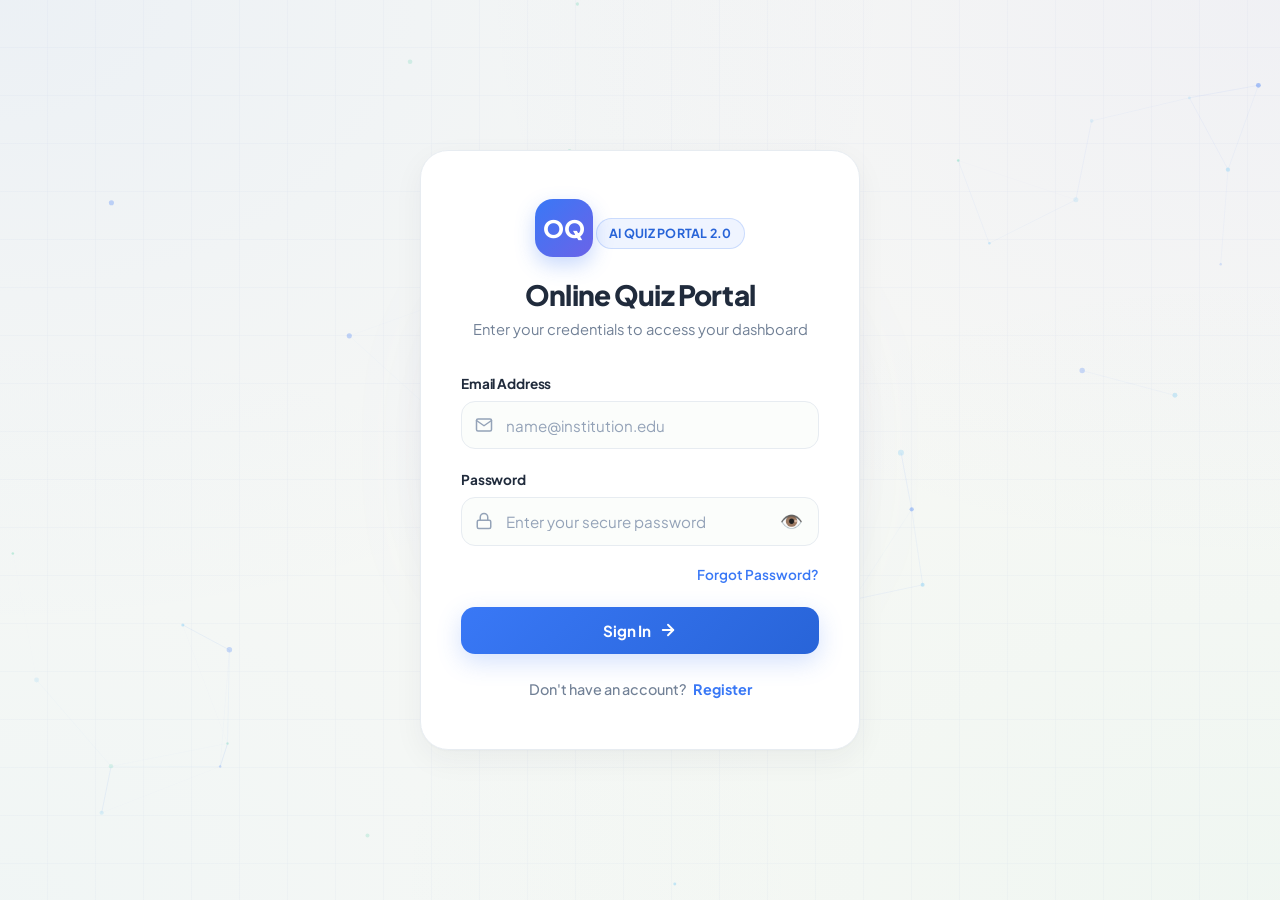
<file: frontend/admin.html>
<!DOCTYPE html>
<html lang="en">
<head>
    <meta charset="UTF-8">
    <meta name="viewport" content="width=device-width, initial-scale=1.0">
    <title>Online Quiz Portal - Admin Command Center</title>
    <link rel="stylesheet" href="css/style.css">
    <style>
        .admin-layout-container {
            width: 100%;
            max-width: 1380px;
            margin: 0 auto;
            position: relative;
            z-index: 2;
        }

        .admin-page-box {
            background: #FFFFFF;
            border: 1px solid var(--border);
            border-radius: var(--radius-xl);
            padding: 2.25rem;
            box-shadow: var(--shadow-card);
        }

        /* HEADER */
        .admin-topbar {
            display: flex;
            justify-content: space-between;
            align-items: center;
            padding-bottom: 1.5rem;
            margin-bottom: 2rem;
            border-bottom: 1px solid var(--border);
            gap: 16px;
        }

        .admin-title-group {
            display: flex;
            align-items: center;
            gap: 14px;
        }

        /* STAT CARDS */
        .admin-kpi-grid {
            display: grid;
            grid-template-columns: repeat(3, 1fr);
            gap: 18px;
            margin-bottom: 2rem;
        }

        .admin-kpi-card {
            background: #FDFEFE;
            border: 1px solid var(--border);
            border-radius: var(--radius-lg);
            padding: 1.5rem;
            position: relative;
            overflow: hidden;
            box-shadow: var(--shadow-subtle);
            transition: all var(--transition-fast);
        }

        .admin-kpi-card:hover {
            transform: translateY(-2px);
            box-shadow: var(--shadow-hover);
            border-color: var(--border-hover);
        }

        .kpi-label {
            font-size: 0.82rem;
            font-weight: 700;
            color: var(--text-secondary);
            text-transform: uppercase;
            letter-spacing: 0.04em;
            display: block;
            margin-bottom: 6px;
        }

        .kpi-number {
            font-size: 2.2rem;
            font-weight: 800;
            color: var(--text-main);
            line-height: 1.1;
        }

        .kpi-card-blue { border-top: 4px solid var(--primary); }
        .kpi-card-purple { border-top: 4px solid var(--secondary); }
        .kpi-card-mint { border-top: 4px solid var(--mint-dark); }

        /* SECTIONS */
        .admin-card-section {
            background: #FFFFFF;
            border: 1px solid var(--border);
            border-radius: var(--radius-lg);
            padding: 1.75rem;
            margin-bottom: 1.75rem;
            box-shadow: var(--shadow-subtle);
        }

        .admin-card-header {
            display: flex;
            justify-content: space-between;
            align-items: center;
            margin-bottom: 1.25rem;
            padding-bottom: 1rem;
            border-bottom: 1px solid var(--border);
        }

        .admin-card-header h2 {
            font-size: 1.25rem;
            font-weight: 800;
            color: var(--text-main);
        }

        /* QUESTION FORM GRID */
        .form-grid-styled {
            display: grid;
            grid-template-columns: repeat(2, 1fr);
            gap: 14px;
        }

        .form-grid-styled .col-full {
            grid-column: span 2;
        }

        /* QUESTIONS LIST (Overrides inline styles from admin.js) */
        #questionList {
            display: flex;
            flex-direction: column;
            gap: 12px;
            max-height: 520px;
            overflow-y: auto;
            padding-right: 6px;
        }

        #questionList > div {
            background: #FAFBFD !important;
            border: 1px solid var(--border) !important;
            border-radius: var(--radius-md) !important;
            padding: 1.25rem !important;
            margin: 0 !important;
            box-shadow: none !important;
            transition: all var(--transition-fast) !important;
        }

        #questionList > div:hover {
            background: #FFFFFF !important;
            border-color: var(--primary) !important;
            box-shadow: var(--shadow-subtle) !important;
        }

        #questionList p {
            font-size: 0.92rem !important;
            margin-bottom: 6px !important;
            color: var(--text-main) !important;
        }

        #questionList p b {
            color: var(--text-secondary) !important;
            font-size: 0.8rem;
            text-transform: uppercase;
        }

        #questionList button {
            width: auto !important;
            padding: 8px 16px !important;
            border-radius: 8px !important;
            font-size: 0.85rem !important;
            font-weight: 700 !important;
            display: inline-flex !important;
            align-items: center !important;
            margin-right: 8px !important;
            margin-bottom: 0 !important;
            margin-top: 8px !important;
        }

        /* DYNAMIC TABLES OVERRIDES */
        #attemptList table,
        #userList table {
            width: 100% !important;
            border-collapse: separate !important;
            border-spacing: 0 !important;
            border: 1px solid var(--border) !important;
            border-radius: var(--radius-md) !important;
            overflow: hidden !important;
        }

        #attemptList th,
        #userList th {
            background: var(--bg-secondary) !important;
            color: var(--text-secondary) !important;
            font-size: 0.78rem !important;
            font-weight: 700 !important;
            text-transform: uppercase !important;
            letter-spacing: 0.05em !important;
            padding: 12px 16px !important;
            border-bottom: 1px solid var(--border) !important;
            border-top: none !important;
            border-left: none !important;
            border-right: none !important;
        }

        #attemptList td,
        #userList td {
            padding: 14px 16px !important;
            font-size: 0.9rem !important;
            color: var(--text-main) !important;
            border-bottom: 1px solid var(--border) !important;
            border-top: none !important;
            border-left: none !important;
            border-right: none !important;
            background: #FFFFFF !important;
        }

        #attemptList tr:last-child td,
        #userList tr:last-child td {
            border-bottom: none !important;
        }

        #attemptList tr:hover td,
        #userList tr:hover td {
            background: #F8FAFD !important;
        }

        @media (max-width: 900px) {
            .admin-kpi-grid {
                grid-template-columns: 1fr;
            }
            .form-grid-styled {
                grid-template-columns: 1fr;
            }
            .form-grid-styled .col-full {
                grid-column: span 1;
            }
        }
    </style>
</head>
<body>

    <div class="dashboard-container" style="padding: 2rem 1.5rem;">
        <div class="admin-layout-container">
            <div class="admin-page-box dashboard-box admin-page">

                <!-- TOP BAR -->
                <div class="admin-topbar admin-header">
                    <div class="admin-title-group admin-brand">
                        <div class="brand-logo admin-brand-logo" style="width:48px; height:48px; font-size:1.25rem;">OQ</div>
                        <div>
                            <span class="badge-pill purple admin-badge" style="margin-bottom: 4px;">System Administration</span>
                            <h1 style="font-size:1.6rem; font-weight:800; color:var(--text-main); margin:0;">Admin Command Center</h1>
                        </div>
                    </div>

                    <div style="display:flex; gap:10px; align-items:center;">
                        <button id="loadBtn" class="primary-btn" type="button" style="width:auto; padding:10px 18px; font-size:0.88rem;">
                            <svg width="16" height="16" viewBox="0 0 24 24" fill="none" stroke="currentColor" stroke-width="2.5"><polyline points="23 4 23 10 17 10"></polyline><polyline points="1 20 1 14 7 14"></polyline><path d="M3.51 9a9 9 0 0 1 14.85-3.36L23 10M1 14l4.64 4.36A9 9 0 0 0 20.49 15"></path></svg>
                            <span>Refresh Data</span>
                        </button>
                        <button onclick="window.location.href='dashboard.html'" class="secondary-btn admin-back" type="button" style="padding:10px 18px; font-size:0.88rem;">
                            <span>Dashboard</span>
                        </button>
                    </div>
                </div>

                <!-- KPI STATISTICS (IDs preserved) -->
                <div class="admin-kpi-grid admin-stats">
                    <div class="admin-kpi-card kpi-card-blue admin-stat-card users-card tilt-card">
                        <span class="kpi-label admin-stat-label">Total Registered Users</span>
                        <div class="kpi-number admin-stat-value" id="totalUsers">0</div>
                    </div>

                    <div class="admin-kpi-card kpi-card-purple admin-stat-card attempts-card tilt-card">
                        <span class="kpi-label admin-stat-label">Total Quiz Attempts</span>
                        <div class="kpi-number admin-stat-value" id="totalAttempts">0</div>
                    </div>

                    <div class="admin-kpi-card kpi-card-mint admin-stat-card questions-card tilt-card">
                        <span class="kpi-label admin-stat-label">Total Question Pool</span>
                        <div class="kpi-number admin-stat-value" id="totalQuestions">0</div>
                    </div>
                </div>

                <!-- ADD QUESTION FORM (IDs preserved) -->
                <section class="admin-card-section admin-section">
                    <div class="admin-card-header admin-section-header">
                        <div>
                            <h2>Add New Assessment Question</h2>
                            <p style="font-size:0.85rem; color:var(--text-secondary); margin-top:2px;">Publish a new evaluated item to any category from 1 to 11.</p>
                        </div>
                        <span class="badge-pill blue">Question Creator</span>
                    </div>

                    <div class="form-grid-styled question-form">
                        <div class="col-full">
                            <label style="font-size:0.85rem; font-weight:700; color:var(--text-main); margin-bottom:4px; display:block;">Question Statement</label>
                            <input type="text" id="questionText" placeholder="e.g. Which of the following is not a Java primitive type?">
                        </div>

                        <div>
                            <label style="font-size:0.85rem; font-weight:700; color:var(--text-main); margin-bottom:4px; display:block;">Option A</label>
                            <input type="text" id="optionA" placeholder="Option A text">
                        </div>

                        <div>
                            <label style="font-size:0.85rem; font-weight:700; color:var(--text-main); margin-bottom:4px; display:block;">Option B</label>
                            <input type="text" id="optionB" placeholder="Option B text">
                        </div>

                        <div>
                            <label style="font-size:0.85rem; font-weight:700; color:var(--text-main); margin-bottom:4px; display:block;">Option C</label>
                            <input type="text" id="optionC" placeholder="Option C text">
                        </div>

                        <div>
                            <label style="font-size:0.85rem; font-weight:700; color:var(--text-main); margin-bottom:4px; display:block;">Option D</label>
                            <input type="text" id="optionD" placeholder="Option D text">
                        </div>

                        <div>
                            <label style="font-size:0.85rem; font-weight:700; color:var(--text-main); margin-bottom:4px; display:block;">Correct Answer Value</label>
                            <input type="text" id="correctAnswer" placeholder="Exact answer matching one option">
                        </div>

                        <div>
                            <label style="font-size:0.85rem; font-weight:700; color:var(--text-main); margin-bottom:4px; display:block;">Category ID (1-11)</label>
                            <input type="number" id="categoryId" placeholder="Category Number (1 - 11)" min="1" max="11">
                        </div>

                        <div class="col-full" style="margin-top:6px;">
                            <button id="addQuestionBtn" class="login-btn" type="button" style="width:auto; padding:12px 24px;">
                                <svg width="18" height="18" viewBox="0 0 24 24" fill="none" stroke="currentColor" stroke-width="2.5"><line x1="12" y1="5" x2="12" y2="19"></line><line x1="5" y1="12" x2="19" y2="12"></line></svg>
                                <span>Save & Add Question</span>
                            </button>
                        </div>
                    </div>
                </section>

                <!-- QUESTIONS MANAGEMENT (ID preserved) -->
                <section class="admin-card-section admin-section">
                    <div class="admin-card-header admin-section-header">
                        <div>
                            <h2>Question Repository</h2>
                            <p style="font-size:0.85rem; color:var(--text-secondary); margin-top:2px;">Review, modify, or delete questions currently active in the database.</p>
                        </div>
                        <span class="badge-pill gray">Live Questions</span>
                    </div>

                    <div class="admin-list">
                        <div id="questionList"></div>
                    </div>
                </section>

                <!-- QUIZ ATTEMPTS (ID preserved) -->
                <section class="admin-card-section admin-section">
                    <div class="admin-card-header admin-section-header">
                        <div>
                            <h2>Student Assessment Records</h2>
                            <p style="font-size:0.85rem; color:var(--text-secondary); margin-top:2px;">Review raw attempt logs submitted by registered students.</p>
                        </div>
                        <span class="badge-pill blue">Submission Audit</span>
                    </div>

                    <div class="admin-table-wrapper table-wrapper" id="attemptList"></div>
                </section>

                <!-- USERS MANAGEMENT (ID preserved) -->
                <section class="admin-card-section admin-section">
                    <div class="admin-card-header admin-section-header">
                        <div>
                            <h2>User & Permissions Directory</h2>
                            <p style="font-size:0.85rem; color:var(--text-secondary); margin-top:2px;">Manage user roles and registered account privileges.</p>
                        </div>
                        <span class="badge-pill mint">Identity & RBAC</span>
                    </div>

                    <div class="admin-table-wrapper table-wrapper" id="userList"></div>
                </section>

            </div>
        </div>
    </div>

    <!-- TECH EFFECTS ENGINE -->
    <script src="js/tech-effects.js"></script>

    <!-- EXISTING ADMIN JAVASCRIPT -->
    <script src="js/api-config.js"></script>
    <script src="js/admin.js"></script>

</body>
</html>
</file>
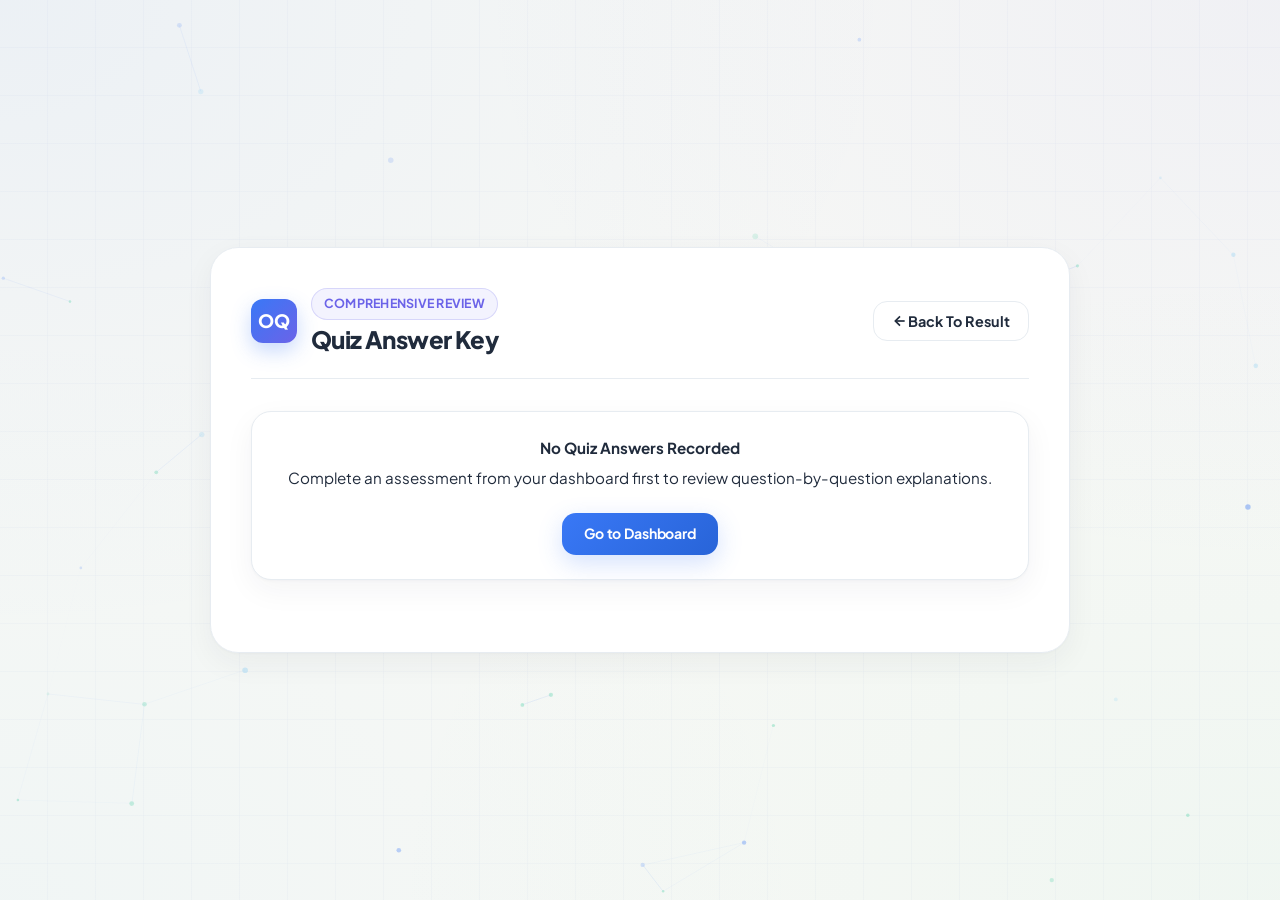
<file: frontend/answerkey.html>
<!DOCTYPE html>
<html lang="en">
<head>
    <meta charset="UTF-8">
    <meta name="viewport" content="width=device-width, initial-scale=1.0">
    <title>Online Quiz Portal - Answer Key</title>
    <link rel="stylesheet" href="css/style.css">
    <style>
        .answerkey-layout {
            width: 100%;
            max-width: 860px;
            margin: auto;
            position: relative;
            z-index: 2;
        }

        .answerkey-header-bar {
            display: flex;
            justify-content: space-between;
            align-items: center;
            margin-bottom: 2rem;
            padding-bottom: 1.5rem;
            border-bottom: 1px solid var(--border);
        }

        /* ANSWER KEY ITEMS ENHANCED STYLING (Overrides inline JS styling cleanly) */
        #answerKeyContainer {
            display: flex;
            flex-direction: column;
            gap: 16px;
            margin-bottom: 2rem;
        }

        #answerKeyContainer > div {
            background: #FFFFFF !important;
            border: 1px solid var(--border) !important;
            border-radius: var(--radius-lg) !important;
            padding: 1.5rem 1.75rem !important;
            margin-bottom: 0 !important;
            box-shadow: var(--shadow-card) !important;
            transition: all var(--transition-fast) !important;
            position: relative;
        }

        #answerKeyContainer > div:hover {
            border-color: var(--primary) !important;
            box-shadow: var(--shadow-hover) !important;
            transform: translateY(-2px) !important;
        }

        #answerKeyContainer h3 {
            font-size: 1.05rem !important;
            font-weight: 800 !important;
            color: var(--primary-dark) !important;
            margin-bottom: 0.5rem !important;
            display: flex;
            align-items: center;
            gap: 8px;
        }

        #answerKeyContainer p {
            font-size: 0.95rem !important;
            color: var(--text-main) !important;
            line-height: 1.55 !important;
            margin-bottom: 0.45rem !important;
        }

        #answerKeyContainer p:first-of-type b {
            font-size: 1.05rem;
            color: var(--text-main);
            display: block;
            margin-bottom: 6px;
        }

        #answerKeyContainer p:last-child {
            display: inline-flex;
            align-items: center;
            gap: 6px;
            padding: 4px 12px;
            border-radius: var(--radius-full);
            font-weight: 700;
            font-size: 0.85rem !important;
            margin-top: 6px;
            margin-bottom: 0 !important;
            background: var(--bg-secondary);
        }
    </style>
</head>
<body>

    <div class="container" style="align-items: flex-start; padding-top: 2.5rem;">
        <div class="answerkey-layout">
            <div class="history-box" style="text-align: left; padding: 2.5rem;">

                <!-- HEADER -->
                <div class="answerkey-header-bar">
                    <div style="display:flex; align-items:center; gap:14px;">
                        <div class="brand-logo" style="width:44px; height:44px; font-size:1.15rem; border-radius:12px;">OQ</div>
                        <div>
                            <span class="badge-pill purple" style="margin-bottom: 4px;">Comprehensive Review</span>
                            <h1 style="font-size: 1.5rem; font-weight: 800; color: var(--text-main);">Quiz Answer Key</h1>
                        </div>
                    </div>

                    <button id="backBtn" class="secondary-btn" type="button" style="padding: 10px 18px;">
                        <svg width="16" height="16" viewBox="0 0 24 24" fill="none" stroke="currentColor" stroke-width="2.5"><line x1="19" y1="12" x2="5" y2="12"></line><polyline points="12 19 5 12 12 5"></polyline></svg>
                        <span>Back To Result</span>
                    </button>
                </div>

                <!-- ANSWER CONTAINER (ID preserved) -->
                <div id="answerKeyContainer"></div>

            </div>
        </div>
    </div>

    <!-- TECH EFFECTS ENGINE -->
    <script src="js/tech-effects.js"></script>

    <!-- EXISTING ANSWER KEY JAVASCRIPT -->
    <script src="js/answerkey.js"></script>

    <!-- EMPTY STATE CHECK -->
    <script>
        (function() {
            const container = document.getElementById("answerKeyContainer");
            if (container && container.children.length === 0) {
                container.innerHTML = `
                    <div style="text-align:center; padding:2.5rem 1rem; color:var(--text-secondary); background:var(--bg-secondary); border:1px solid var(--border); border-radius:var(--radius-lg);">
                        <p style="font-size:1.05rem; font-weight:700; color:var(--text-main); margin-bottom:6px;">No Quiz Answers Recorded</p>
                        <p style="font-size:0.9rem;">Complete an assessment from your dashboard first to review question-by-question explanations.</p>
                        <a href="dashboard.html" class="primary-btn" style="margin-top:16px; display:inline-flex; width:auto; padding:10px 22px; font-size:0.88rem;">Go to Dashboard</a>
                    </div>
                `;
            }
        })();
    </script>

</body>
</html>
</file>
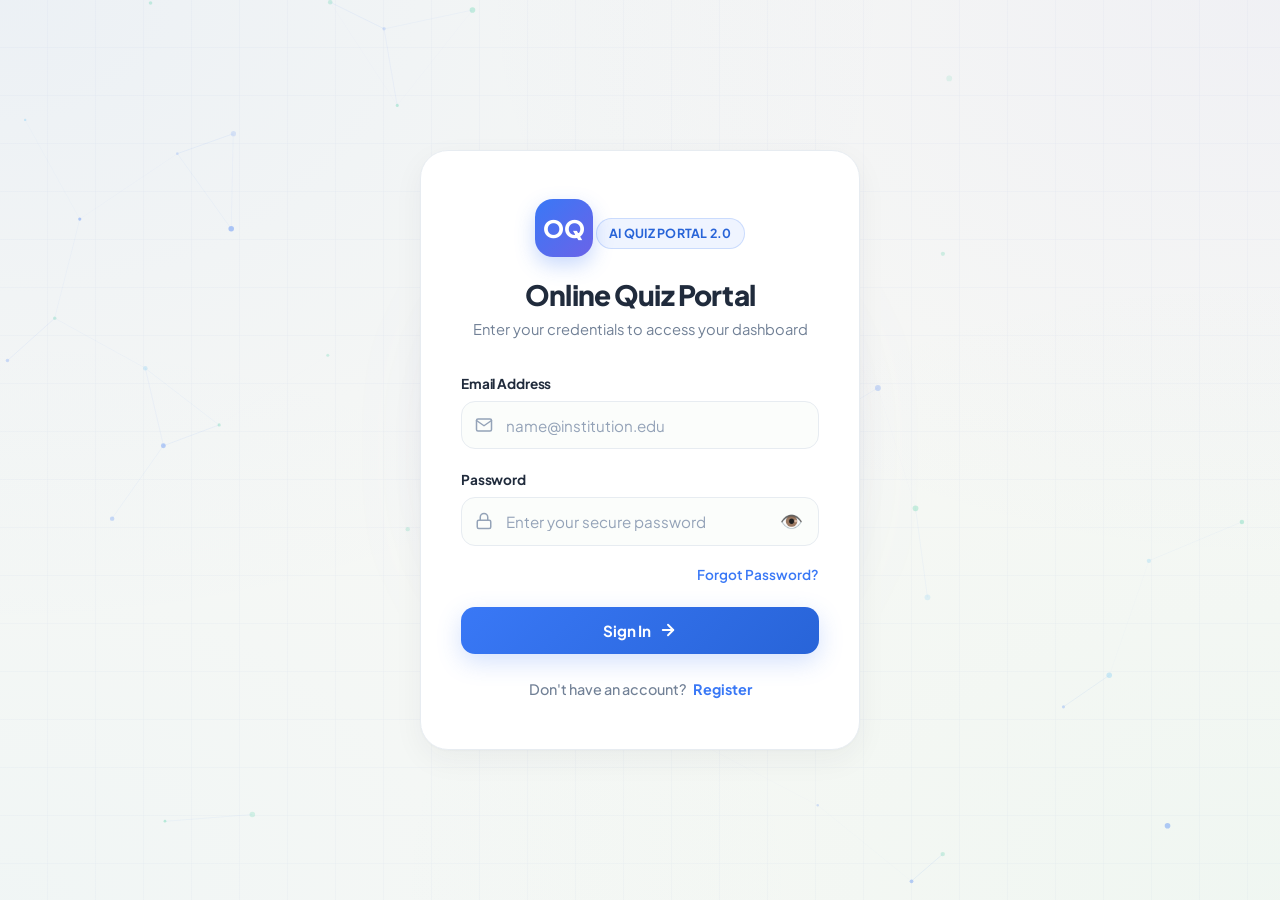
<file: frontend/dashboard.html>
<!DOCTYPE html>
<html lang="en">
<head>
    <meta charset="UTF-8">
    <meta name="viewport" content="width=device-width, initial-scale=1.0">
    <title>Online Quiz Portal - Student Dashboard</title>
    <link rel="stylesheet" href="css/style.css">
    <style>
        /* DASHBOARD MASTER LAYOUT */
        .dashboard-layout {
            display: grid;
            grid-template-columns: 260px 1fr;
            gap: 24px;
            width: 100%;
            max-width: 1440px;
            margin: 0 auto;
            position: relative;
            z-index: 2;
        }

        /* SIDEBAR */
        .dashboard-sidebar {
            background: #FFFFFF;
            border: 1px solid var(--border);
            border-radius: var(--radius-xl);
            padding: 1.75rem 1.25rem;
            box-shadow: var(--shadow-card);
            display: flex;
            flex-direction: column;
            justify-content: space-between;
            height: calc(100vh - 4rem);
            position: sticky;
            top: 2rem;
        }

        .sidebar-brand {
            display: flex;
            align-items: center;
            gap: 12px;
            padding-bottom: 1.5rem;
            border-bottom: 1px solid var(--border);
        }

        .sidebar-menu {
            display: flex;
            flex-direction: column;
            gap: 6px;
            margin-top: 1.5rem;
            list-style: none;
        }

        .sidebar-link {
            display: flex;
            align-items: center;
            gap: 12px;
            padding: 11px 16px;
            border-radius: var(--radius-md);
            color: var(--text-secondary);
            font-size: 0.92rem;
            font-weight: 600;
            transition: all var(--transition-fast);
            cursor: pointer;
            text-decoration: none;
            border: none;
            background: transparent;
            width: 100%;
            text-align: left;
        }

        .sidebar-link svg {
            width: 19px;
            height: 19px;
            stroke: currentColor;
            stroke-width: 2;
            fill: none;
            flex-shrink: 0;
        }

        .sidebar-link:hover {
            background: var(--bg-secondary);
            color: var(--primary);
        }

        .sidebar-link.active {
            background: var(--primary-soft);
            color: var(--primary);
            font-weight: 700;
        }

        .sidebar-link.active svg {
            stroke: var(--primary);
        }

        .sidebar-footer {
            padding-top: 1.5rem;
            border-top: 1px solid var(--border);
            display: flex;
            flex-direction: column;
            gap: 10px;
        }

        /* MAIN CONTENT AREA */
        .dashboard-content {
            display: flex;
            flex-direction: column;
            gap: 24px;
            min-width: 0;
        }

        /* HEADER */
        .dashboard-header-bar {
            display: flex;
            justify-content: space-between;
            align-items: center;
            background: #FFFFFF;
            border: 1px solid var(--border);
            border-radius: var(--radius-xl);
            padding: 1.25rem 1.75rem;
            box-shadow: var(--shadow-card);
        }

        .welcome-badge-group {
            display: flex;
            flex-direction: column;
            gap: 4px;
        }

        .welcome-badge-group h1 {
            font-size: 1.5rem;
            font-weight: 800;
            color: var(--text-main);
            letter-spacing: -0.02em;
        }

        .welcome-badge-group p {
            font-size: 0.88rem;
            color: var(--text-secondary);
        }

        .header-user-badge {
            display: flex;
            align-items: center;
            gap: 12px;
            padding: 6px 14px 6px 6px;
            background: var(--bg-secondary);
            border: 1px solid var(--border);
            border-radius: var(--radius-full);
        }

        .user-avatar-circle {
            width: 36px;
            height: 36px;
            border-radius: 50%;
            background: linear-gradient(135deg, var(--primary) 0%, var(--secondary) 100%);
            color: #FFFFFF;
            display: flex;
            align-items: center;
            justify-content: center;
            font-weight: 700;
            font-size: 0.9rem;
        }

        /* BENTO GRID */
        .bento-container {
            display: grid;
            grid-template-columns: repeat(12, 1fr);
            gap: 20px;
        }

        .bento-card-header {
            display: flex;
            justify-content: space-between;
            align-items: center;
            margin-bottom: 1rem;
        }

        .bento-card-title {
            font-size: 1.05rem;
            font-weight: 800;
            color: var(--text-main);
            display: flex;
            align-items: center;
            gap: 8px;
        }

        /* WIDGET 1: DAILY STREAK */
        .streak-highlight {
            font-size: 1.85rem;
            font-weight: 800;
            color: var(--text-main);
            letter-spacing: -0.03em;
            line-height: 1.1;
            margin: 6px 0;
        }

        .streak-points-badge {
            display: inline-flex;
            align-items: center;
            gap: 6px;
            font-size: 0.82rem;
            font-weight: 800;
            color: var(--mint-dark);
            background: var(--mint-soft);
            padding: 4px 10px;
            border-radius: var(--radius-full);
            margin-top: 4px;
        }

        /* WIDGET 2: GLOBAL STANDING */
        .globe-standing-box {
            display: flex;
            flex-direction: column;
            align-items: center;
            text-align: center;
            padding: 0.5rem 0;
        }

        .standing-rank-badge {
            font-size: 1.35rem;
            font-weight: 800;
            color: var(--primary-dark);
            letter-spacing: -0.02em;
            margin-top: 8px;
        }

        .standing-subtext {
            font-size: 0.82rem;
            color: var(--text-secondary);
            font-weight: 600;
        }

        /* WIDGET 3: TODAY'S TOPICS */
        .category-grid-styled {
            display: grid;
            grid-template-columns: repeat(4, 1fr);
            gap: 12px;
            margin-top: 14px;
        }

        .topic-card {
            background: #FBFDFB;
            border: 1px solid var(--border);
            border-radius: var(--radius-md);
            padding: 14px 12px;
            cursor: pointer;
            transition: all var(--transition-fast);
            display: flex;
            flex-direction: column;
            justify-content: space-between;
            min-height: 98px;
            user-select: none;
        }

        .topic-card:hover {
            transform: translateY(-2px);
            border-color: var(--primary);
            box-shadow: 0 6px 18px rgba(57, 120, 246, 0.12);
            background: #FFFFFF;
        }

        .topic-card.active {
            border-color: var(--primary);
            background: linear-gradient(135deg, rgba(57, 120, 246, 0.08) 0%, rgba(107, 99, 232, 0.05) 100%);
            box-shadow: 0 8px 22px rgba(57, 120, 246, 0.16);
        }

        .topic-icon {
            width: 32px;
            height: 32px;
            border-radius: 8px;
            background: var(--primary-soft);
            color: var(--primary);
            display: flex;
            align-items: center;
            justify-content: center;
            font-size: 0.8rem;
            font-weight: 800;
            margin-bottom: 8px;
            transition: all var(--transition-fast);
        }

        .topic-card.active .topic-icon {
            background: var(--primary);
            color: #FFFFFF;
        }

        .topic-title {
            font-size: 0.88rem;
            font-weight: 700;
            color: var(--text-main);
            line-height: 1.25;
        }

        /* QUIZ ACTION BAR */
        .quiz-launcher-bar {
            display: flex;
            justify-content: space-between;
            align-items: center;
            background: linear-gradient(135deg, rgba(57, 120, 246, 0.05) 0%, rgba(101, 214, 176, 0.05) 100%);
            border: 1px solid rgba(57, 120, 246, 0.18);
            border-radius: var(--radius-lg);
            padding: 1.25rem 1.5rem;
            margin-top: 1.5rem;
            gap: 16px;
        }

        .quiz-meta-info {
            display: flex;
            gap: 20px;
            align-items: center;
        }

        .quiz-meta-item {
            display: flex;
            flex-direction: column;
        }

        .quiz-meta-item span {
            font-size: 0.75rem;
            color: var(--text-secondary);
            font-weight: 700;
            text-transform: uppercase;
        }

        .quiz-meta-item strong {
            font-size: 1rem;
            color: var(--text-main);
            font-weight: 800;
        }

        /* WIDGET 4: QUIZ SCHEDULER */
        .scheduler-card {
            background: #151D28;
            color: #FFFFFF;
            border-color: #243042;
        }

        .scheduler-card .bento-card-title {
            color: #FFFFFF;
        }

        /* WIDGET 5: RECENT PERFORMANCE */
        .performance-summary-row {
            display: grid;
            grid-template-columns: repeat(3, 1fr);
            gap: 12px;
            margin-bottom: 14px;
        }

        .perf-stat-pill {
            background: var(--bg-secondary);
            border: 1px solid var(--border);
            border-radius: var(--radius-md);
            padding: 12px;
            text-align: left;
        }

        .perf-stat-pill span {
            font-size: 0.75rem;
            color: var(--text-secondary);
            font-weight: 700;
            display: block;
            margin-bottom: 2px;
        }

        .perf-stat-pill strong {
            font-size: 1.25rem;
            color: var(--text-main);
            font-weight: 800;
        }

        /* MODAL STYLES (for Profile / Settings / Leaderboard) */
        .modal-overlay {
            position: fixed;
            top: 0;
            left: 0;
            width: 100%;
            height: 100%;
            background: rgba(32, 43, 60, 0.45);
            backdrop-filter: blur(6px);
            z-index: 9999;
            display: none;
            align-items: center;
            justify-content: center;
            padding: 20px;
        }

        .modal-card {
            background: #FFFFFF;
            border: 1px solid var(--border);
            border-radius: var(--radius-xl);
            padding: 2rem;
            max-width: 480px;
            width: 100%;
            box-shadow: 0 20px 50px rgba(32, 43, 60, 0.2);
            position: relative;
            animation: modalFadeIn 0.3s ease;
        }

        @keyframes modalFadeIn {
            from { opacity: 0; transform: scale(0.95); }
            to { opacity: 1; transform: scale(1); }
        }

        /* MOBILE RESPONSIVENESS */
        @media (max-width: 1100px) {
            .dashboard-layout {
                grid-template-columns: 1fr;
            }

            .dashboard-sidebar {
                height: auto;
                position: static;
                flex-direction: row;
                flex-wrap: wrap;
                align-items: center;
                gap: 16px;
            }

            .sidebar-menu {
                flex-direction: row;
                flex-wrap: wrap;
                margin-top: 0;
            }

            .sidebar-footer {
                padding-top: 0;
                border-top: none;
                flex-direction: row;
            }

            .category-grid-styled {
                grid-template-columns: repeat(3, 1fr);
            }
        }

        @media (max-width: 768px) {
            .category-grid-styled {
                grid-template-columns: repeat(2, 1fr);
            }

            .quiz-launcher-bar {
                flex-direction: column;
                align-items: stretch;
            }

            .performance-summary-row {
                grid-template-columns: 1fr;
            }
        }
    </style>
</head>
<body>

    <div class="dashboard-container" style="padding: 1.5rem;">
        <div class="dashboard-layout">

            <!-- =========================================================
                 MODERN LEFT SIDEBAR
                 Preserves all navigation destinations
                 ========================================================= -->
            <aside class="dashboard-sidebar">
                <div>
                    <!-- Brand -->
                    <div class="sidebar-brand">
                        <div class="brand-logo">OQ</div>
                        <div class="brand-text">
                            <h1>QuizPortal</h1>
                            <p>Pro Assessment</p>
                        </div>
                    </div>

                    <!-- Sidebar Navigation -->
                    <ul class="sidebar-menu">
                        <li>
                            <a href="dashboard.html" class="sidebar-link active">
                                <svg viewBox="0 0 24 24"><path d="m3 9 9-7 9 7v11a2 2 0 0 1-2 2H5a2 2 0 0 1-2-2z"></path><polyline points="9 22 9 12 15 12 15 22"></polyline></svg>
                                <span>Home</span>
                            </a>
                        </li>
                        <li>
                            <a href="#quiz-section" class="sidebar-link" onclick="document.getElementById('quiz-section').scrollIntoView({behavior: 'smooth'})">
                                <svg viewBox="0 0 24 24"><polygon points="12 2 15.09 8.26 22 9.27 17 14.14 18.18 21.02 12 17.77 5.82 21.02 7 14.14 2 9.27 8.91 8.26 12 2"></polygon></svg>
                                <span>Quizzes</span>
                            </a>
                        </li>
                        <li>
                            <button type="button" class="sidebar-link" onclick="openLeaderboardModal()">
                                <svg viewBox="0 0 24 24"><path d="M6 9H4.5a2.5 2.5 0 0 1 0-5H6"></path><path d="M18 9h1.5a2.5 2.5 0 0 0 0-5H18"></path><path d="M4 22h16"></path><path d="M10 14.66V17c0 .55-.45 1-1 1H7v4h10v-4h-2c-.55 0-1-.45-1-1v-2.34"></path><path d="M18 2H6v7a6 6 0 0 0 12 0V2Z"></path></svg>
                                <span>Leaderboards</span>
                            </button>
                        </li>
                        <li>
                            <a href="history.html" class="sidebar-link">
                                <svg viewBox="0 0 24 24"><circle cx="12" cy="12" r="10"></circle><polyline points="12 6 12 12 16 14"></polyline></svg>
                                <span>History</span>
                            </a>
                        </li>
                        <li>
                            <button type="button" class="sidebar-link" onclick="openProfileModal()">
                                <svg viewBox="0 0 24 24"><path d="M19 21v-2a4 4 0 0 0-4-4H9a4 4 0 0 0-4 4v2"></path><circle cx="12" cy="7" r="4"></circle></svg>
                                <span>Profile</span>
                            </button>
                        </li>
                        <li>
                            <button type="button" class="sidebar-link" onclick="openSettingsModal()">
                                <svg viewBox="0 0 24 24"><circle cx="12" cy="12" r="3"></circle><path d="M19.4 15a1.65 1.65 0 0 0 .33 1.82l.06.06a2 2 0 0 1 0 2.83 2 2 0 0 1-2.83 0l-.06-.06a1.65 1.65 0 0 0-1.82-.33 1.65 1.65 0 0 0-1 1.51V21a2 2 0 0 1-2 2 2 2 0 0 1-2-2v-.09A1.65 1.65 0 0 0 9 19.4a1.65 1.65 0 0 0-1.82.33l-.06.06a2 2 0 0 1-2.83 0 2 2 0 0 1 0-2.83l.06-.06a1.65 1.65 0 0 0 .33-1.82 1.65 1.65 0 0 0-1.51-1H3a2 2 0 0 1-2-2 2 2 0 0 1 2-2h.09A1.65 1.65 0 0 0 4.6 9a1.65 1.65 0 0 0-.33-1.82l-.06-.06a2 2 0 0 1 0-2.83 2 2 0 0 1 2.83 0l.06.06a1.65 1.65 0 0 0 1.82.33H9a1.65 1.65 0 0 0 1-1.51V3a2 2 0 0 1 2-2 2 2 0 0 1 2 2v.09a1.65 1.65 0 0 0 1 1.51 1.65 1.65 0 0 0 1.82-.33l.06-.06a2 2 0 0 1 2.83 0 2 2 0 0 1 0 2.83l-.06.06a1.65 1.65 0 0 0-.33 1.82V9a1.65 1.65 0 0 0 1.51 1H21a2 2 0 0 1 2 2 2 2 0 0 1-2 2h-.09a1.65 1.65 0 0 0-1.51 1z"></path></svg>
                                <span>Settings</span>
                            </button>
                        </li>
                    </ul>
                </div>

                <!-- Footer / Admin & Logout -->
                <div class="sidebar-footer">
                    <button id="adminBtn" class="login-btn" onclick="window.location.href='admin.html'" style="display:none; padding:10px 14px; font-size:0.88rem;">
                        <svg width="16" height="16" viewBox="0 0 24 24" fill="none" stroke="currentColor" stroke-width="2.5"><path d="M12 22s8-4 8-10V5l-8-3-8 3v7c0 6 8 10 8 10z"></path></svg>
                        <span>Admin Panel</span>
                    </button>
                    <button id="logoutBtn" class="logout-btn" style="padding:10px 14px; font-size:0.88rem;">
                        <span>Logout</span>
                    </button>
                </div>
            </aside>

            <!-- =========================================================
                 MAIN CONTENT AREA WITH BENTO GRID
                 ========================================================= -->
            <main class="dashboard-content">

                <!-- HEADER -->
                <div class="dashboard-header-bar">
                    <div class="welcome-badge-group">
                        <span class="badge-pill blue" style="width:fit-content;">Continuous Learning</span>
                        <h1>Welcome Back, <span id="headerUserName">Student</span>!</h1>
                        <p>Select a domain topic to test your knowledge with real-time feedback.</p>
                    </div>
                    <div class="header-user-badge">
                        <div class="user-avatar-circle" id="userAvatar">S</div>
                        <div style="text-align: left;">
                            <strong id="dashboardUser" style="display:block; font-size:0.88rem; color:var(--text-main);">Student</strong>
                            <span style="font-size:0.75rem; color:var(--text-secondary); font-weight:600;">Active Session</span>
                        </div>
                    </div>
                </div>

                <!-- BENTO GRID (5 MASTER WIDGETS) -->
                <div class="bento-container">

                    <!-- =====================================================
                         WIDGET 1: DAILY QUIZ STREAK (col-7)
                         ===================================================== -->
                    <div class="bento-card col-7 tilt-card">
                        <div class="bento-card-header">
                            <div class="bento-card-title">
                                <svg width="20" height="20" viewBox="0 0 24 24" fill="none" stroke="#65D6B0" stroke-width="2.5"><path d="M12 2v20M17 5H9.5a3.5 3.5 0 0 0 0 7h5a3.5 3.5 0 0 1 0 7H6"></path></svg>
                                <span>Daily Quiz Streak</span>
                            </div>
                            <span class="badge-pill mint">Active Habit</span>
                        </div>

                        <div>
                            <div class="streak-highlight">
                                <span data-counter="15">15</span> DAYS STREAK! <span style="color:var(--mint-dark); font-size:1.1rem; font-weight:700;">(+2)</span>
                            </div>
                            <div class="streak-points-badge">
                                <span>⚡ <span data-counter="980">980</span> POINTS ACCUMULATED</span>
                            </div>
                        </div>

                        <!-- Vertical activity bar chart -->
                        <div class="streak-bar-chart">
                            <div class="streak-col">
                                <div class="streak-bar-fill" style="height: 45%;"></div>
                                <span class="streak-day-label">Mon</span>
                            </div>
                            <div class="streak-col">
                                <div class="streak-bar-fill" style="height: 65%;"></div>
                                <span class="streak-day-label">Tue</span>
                            </div>
                            <div class="streak-col">
                                <div class="streak-bar-fill" style="height: 50%;"></div>
                                <span class="streak-day-label">Wed</span>
                            </div>
                            <div class="streak-col">
                                <div class="streak-bar-fill" style="height: 85%;"></div>
                                <span class="streak-day-label">Thu</span>
                            </div>
                            <div class="streak-col">
                                <div class="streak-bar-fill" style="height: 70%;"></div>
                                <span class="streak-day-label">Fri</span>
                            </div>
                            <div class="streak-col">
                                <div class="streak-bar-fill" style="height: 95%;"></div>
                                <span class="streak-day-label">Sat</span>
                            </div>
                            <div class="streak-col">
                                <div class="streak-bar-fill" style="height: 100%;"></div>
                                <span class="streak-day-label" style="color:var(--primary); font-weight:800;">Sun</span>
                            </div>
                        </div>
                    </div>

                    <!-- =====================================================
                         WIDGET 2: GLOBAL STANDING (col-5)
                         3D Interactive Digital Rotating Globe
                         ===================================================== -->
                    <div class="bento-card col-5 tilt-card">
                        <div class="bento-card-header">
                            <div class="bento-card-title">
                                <svg width="20" height="20" viewBox="0 0 24 24" fill="none" stroke="#3978F6" stroke-width="2.5"><circle cx="12" cy="12" r="10"></circle><line x1="2" y1="12" x2="22" y2="12"></line><path d="M12 2a15.3 15.3 0 0 1 4 10 15.3 15.3 0 0 1-4 10 15.3 15.3 0 0 1-4-10 15.3 15.3 0 0 1 4-10z"></path></svg>
                                <span>Global Standing</span>
                            </div>
                            <span class="badge-pill blue">Worldwide</span>
                        </div>

                        <div class="globe-standing-box">
                            <canvas id="globeCanvas" width="200" height="180"></canvas>
                            <div class="standing-rank-badge">
                                Rank: #1,200 <span style="color:var(--secondary); font-size:1rem; font-weight:700;">(Top 1%)</span>
                            </div>
                            <p class="standing-subtext">Competitive percentile across all registered student assessments</p>
                        </div>
                    </div>

                    <!-- =====================================================
                         WIDGET 3: TODAY'S TOPICS GRID (col-12)
                         All 11 Categories with synced selection & Start Quiz
                         ===================================================== -->
                    <div id="quiz-section" class="bento-card col-12">
                        <div class="bento-card-header">
                            <div>
                                <div class="bento-card-title">
                                    <svg width="20" height="20" viewBox="0 0 24 24" fill="none" stroke="#6B63E8" stroke-width="2.5"><path d="M4 19.5A2.5 2.5 0 0 1 6.5 17H20"></path><path d="M6.5 2H20v20H6.5A2.5 2.5 0 0 1 4 19.5v-15A2.5 2.5 0 0 1 6.5 2z"></path></svg>
                                    <span>Today's Topics & Assessment Categories</span>
                                </div>
                                <p style="font-size:0.85rem; color:var(--text-secondary); margin-top:3px;">Select a subject below to initiate your 15-question evaluated test session.</p>
                            </div>
                            <span class="badge-pill purple">11 Categories Available</span>
                        </div>

                        <!-- 11 CATEGORY CARDS (With data-category preserved for dashboard.js) -->
                        <div class="category-grid-styled">

                            <div class="topic-card category-card" data-category="1">
                                <div class="topic-icon">01</div>
                                <div class="topic-title">Java</div>
                            </div>

                            <div class="topic-card category-card" data-category="2">
                                <div class="topic-icon">02</div>
                                <div class="topic-title">DBMS</div>
                            </div>

                            <div class="topic-card category-card" data-category="3">
                                <div class="topic-icon">03</div>
                                <div class="topic-title">Operating System</div>
                            </div>

                            <div class="topic-card category-card" data-category="4">
                                <div class="topic-icon">04</div>
                                <div class="topic-title">Computer Networks</div>
                            </div>

                            <div class="topic-card category-card" data-category="5">
                                <div class="topic-icon">05</div>
                                <div class="topic-title">HTML</div>
                            </div>

                            <div class="topic-card category-card" data-category="6">
                                <div class="topic-icon">06</div>
                                <div class="topic-title">CSS</div>
                            </div>

                            <div class="topic-card category-card" data-category="7">
                                <div class="topic-icon">07</div>
                                <div class="topic-title">JavaScript</div>
                            </div>

                            <div class="topic-card category-card" data-category="8">
                                <div class="topic-icon">08</div>
                                <div class="topic-title">SQL</div>
                            </div>

                            <div class="topic-card category-card" data-category="9">
                                <div class="topic-icon">09</div>
                                <div class="topic-title">Aptitude</div>
                            </div>

                            <div class="topic-card category-card" data-category="10">
                                <div class="topic-icon">10</div>
                                <div class="topic-title">Logical Reasoning</div>
                            </div>

                            <div class="topic-card category-card" data-category="11">
                                <div class="topic-icon">11</div>
                                <div class="topic-title">Verbal Ability</div>
                            </div>

                        </div>

                        <!-- EXISTING CATEGORY SELECT (Hidden visually but kept for 100% JS compatibility) -->
                        <div class="category-section" style="margin-top: 14px; display: none;">
                            <label for="category">Selected Category</label>
                            <select id="category">
                                <option value="">Choose Category</option>
                                <option value="1">Java</option>
                                <option value="2">DBMS</option>
                                <option value="3">Operating System</option>
                                <option value="4">Computer Networks</option>
                                <option value="5">HTML</option>
                                <option value="6">CSS</option>
                                <option value="7">JavaScript</option>
                                <option value="8">SQL</option>
                                <option value="9">Aptitude</option>
                                <option value="10">Logical Reasoning</option>
                                <option value="11">Verbal Ability</option>
                            </select>
                        </div>

                        <!-- LAUNCHER BAR -->
                        <div class="quiz-launcher-bar">
                            <div class="quiz-meta-info">
                                <div class="quiz-meta-item">
                                    <span>Selected Subject</span>
                                    <strong id="selectedCategoryDisplay" style="color:var(--primary);">None (Please pick one)</strong>
                                </div>
                                <div class="quiz-meta-item">
                                    <span>Question Count</span>
                                    <strong>15 Questions</strong>
                                </div>
                                <div class="quiz-meta-item">
                                    <span>Duration</span>
                                    <strong>15 Minutes</strong>
                                </div>
                            </div>

                            <button id="startQuizBtn" class="login-btn" style="width:auto; padding:12px 28px;">
                                <span>Start Assessment</span>
                                <svg width="18" height="18" viewBox="0 0 24 24" fill="none" stroke="currentColor" stroke-width="2.5"><polygon points="5 3 19 12 5 21 5 3"></polygon></svg>
                            </button>
                        </div>
                    </div>

                    <!-- =====================================================
                         WIDGET 4: QUIZ SCHEDULER (col-5)
                         Minimalist Contrasting Dark Calendar Surface
                         ===================================================== -->
                    <div class="bento-card col-5 scheduler-card tilt-card">
                        <div class="bento-card-header">
                            <div class="bento-card-title">
                                <svg width="20" height="20" viewBox="0 0 24 24" fill="none" stroke="#75C9F5" stroke-width="2.5"><rect x="3" y="4" width="18" height="18" rx="2" ry="2"></rect><line x1="16" y1="2" x2="16" y2="6"></line><line x1="8" y1="2" x2="8" y2="6"></line><line x1="3" y1="10" x2="21" y2="10"></line></svg>
                                <span>Quiz Scheduler</span>
                            </div>
                            <span class="badge-pill blue" style="background:rgba(57, 120, 246, 0.25); color:#75C9F5;">Calendar</span>
                        </div>

                        <div class="dark-calendar-surface">
                            <div style="display:flex; justify-content:space-between; align-items:center; font-size:0.9rem; font-weight:700;">
                                <span id="currentMonthYear">November 2026</span>
                                <span style="font-size:0.75rem; color:#75C9F5;">UTC+05:30</span>
                            </div>

                            <div class="calendar-days-grid">
                                <div class="calendar-day-header">Su</div>
                                <div class="calendar-day-header">Mo</div>
                                <div class="calendar-day-header">Tu</div>
                                <div class="calendar-day-header">We</div>
                                <div class="calendar-day-header">Th</div>
                                <div class="calendar-day-header">Fr</div>
                                <div class="calendar-day-header">Sa</div>

                                <div class="calendar-day-cell">1</div>
                                <div class="calendar-day-cell">2</div>
                                <div class="calendar-day-cell">3</div>
                                <div class="calendar-day-cell">4</div>
                                <div class="calendar-day-cell">5</div>
                                <div class="calendar-day-cell">6</div>
                                <div class="calendar-day-cell">7</div>
                                <div class="calendar-day-cell">8</div>
                                <div class="calendar-day-cell">9</div>
                                <div class="calendar-day-cell active">10</div>
                                <div class="calendar-day-cell">11</div>
                                <div class="calendar-day-cell">12</div>
                                <div class="calendar-day-cell">13</div>
                                <div class="calendar-day-cell">14</div>
                            </div>

                            <div class="calendar-event-pill">
                                <div>
                                    <strong style="display:block; color:#FFFFFF;">Framer Motion Advanced</strong>
                                    <span style="font-size:0.75rem; color:#8C98A9;">Today 4:00 PM • Slot Confirmed</span>
                                </div>
                                <span style="font-size:1.1rem;">🔔</span>
                            </div>
                        </div>
                    </div>

                    <!-- =====================================================
                         WIDGET 5: RECENT QUIZ PERFORMANCE (col-7)
                         ===================================================== -->
                    <div class="bento-card col-7 tilt-card">
                        <div class="bento-card-header">
                            <div class="bento-card-title">
                                <svg width="20" height="20" viewBox="0 0 24 24" fill="none" stroke="#3978F6" stroke-width="2.5"><polyline points="22 12 18 12 15 21 9 3 6 12 2 12"></polyline></svg>
                                <span>Recent Quiz Performance</span>
                            </div>
                            <button onclick="window.location.href='history.html'" class="secondary-btn" style="padding:4px 12px; font-size:0.78rem;">Full History →</button>
                        </div>

                        <!-- Statistics summary -->
                        <div class="performance-summary-row">
                            <div class="perf-stat-pill">
                                <span>Total Completed</span>
                                <strong id="perfTotalAttempts">0</strong>
                            </div>
                            <div class="perf-stat-pill">
                                <span>Avg. Accuracy</span>
                                <strong id="perfAvgAccuracy" style="color:var(--mint-dark);">--%</strong>
                            </div>
                            <div class="perf-stat-pill">
                                <span>Top Score</span>
                                <strong id="perfTopScore" style="color:var(--primary);">--</strong>
                            </div>
                        </div>

                        <!-- Recent Attempts List -->
                        <div id="recentAttemptsContainer" style="font-size:0.88rem;">
                            <div style="text-align:center; padding:1.5rem 0; color:var(--text-secondary);">
                                <svg width="32" height="32" viewBox="0 0 24 24" fill="none" stroke="currentColor" stroke-width="1.5" style="margin-bottom:8px; opacity:0.6;"><circle cx="12" cy="12" r="10"></circle><polyline points="12 6 12 12 14 14"></polyline></svg>
                                <p>No completed attempts recorded yet. Pick a subject above to start!</p>
                            </div>
                        </div>
                    </div>

                </div>

            </main>
        </div>
    </div>

    <!-- =========================================================
         MODALS (LEADERBOARD, PROFILE, SETTINGS)
         Clean UI overlays with zero backend alterations
         ========================================================= -->
    <div id="profileModal" class="modal-overlay" onclick="closeModalOnBackdrop(event, 'profileModal')">
        <div class="modal-card">
            <div style="display:flex; justify-content:space-between; align-items:center; margin-bottom:1.5rem;">
                <h3 style="font-size:1.25rem; font-weight:800;">Student Profile</h3>
                <button onclick="document.getElementById('profileModal').style.display='none'" style="border:none; background:none; font-size:1.5rem; cursor:pointer;">&times;</button>
            </div>
            <div style="display:flex; align-items:center; gap:16px; margin-bottom:1.5rem;">
                <div class="user-avatar-circle" style="width:54px; height:54px; font-size:1.3rem;" id="modalAvatar">S</div>
                <div>
                    <h4 id="modalName" style="font-size:1.1rem; font-weight:800;">Student User</h4>
                    <span id="modalRole" class="badge-pill blue" style="margin-top:4px;">USER</span>
                </div>
            </div>
            <div style="background:var(--bg-secondary); border:1px solid var(--border); border-radius:var(--radius-md); padding:1rem; font-size:0.88rem; display:flex; flex-direction:column; gap:8px;">
                <div><strong>User ID:</strong> <span id="modalUserId">--</span></div>
                <div><strong>Session:</strong> Active & Authenticated</div>
                <div><strong>Account Status:</strong> Verified Learner</div>
            </div>
            <button onclick="document.getElementById('profileModal').style.display='none'" class="primary-btn" style="margin-top:1.5rem;">Close Profile</button>
        </div>
    </div>

    <div id="leaderboardModal" class="modal-overlay" onclick="closeModalOnBackdrop(event, 'leaderboardModal')">
        <div class="modal-card">
            <div style="display:flex; justify-content:space-between; align-items:center; margin-bottom:1.25rem;">
                <h3 style="font-size:1.25rem; font-weight:800;">Global Leaderboard</h3>
                <button onclick="document.getElementById('leaderboardModal').style.display='none'" style="border:none; background:none; font-size:1.5rem; cursor:pointer;">&times;</button>
            </div>
            <p style="font-size:0.85rem; color:var(--text-secondary); margin-bottom:1.25rem;">Rankings calculated based on quiz score, completion speed, and streak consistency.</p>
            <div style="display:flex; flex-direction:column; gap:8px; font-size:0.88rem;">
                <div style="display:flex; justify-content:space-between; align-items:center; padding:10px 14px; background:#FFFBEB; border:1px solid #FDE68A; border-radius:10px;">
                    <div><strong>🥇 1. Maya Lin</strong> <span style="font-size:0.75rem; color:#B45309;">(15/15)</span></div>
                    <strong style="color:#B45309;">1,450 pts</strong>
                </div>
                <div style="display:flex; justify-content:space-between; align-items:center; padding:10px 14px; background:#F1F5F9; border:1px solid #E2E8F0; border-radius:10px;">
                    <div><strong>🥈 2. David K.</strong> <span style="font-size:0.75rem; color:#475569;">(15/15)</span></div>
                    <strong style="color:#475569;">1,380 pts</strong>
                </div>
                <div style="display:flex; justify-content:space-between; align-items:center; padding:10px 14px; background:#FEF3C7; border:1px solid #FCD34D; border-radius:10px;">
                    <div><strong>🥉 3. Sophia R.</strong> <span style="font-size:0.75rem; color:#92400E;">(14/15)</span></div>
                    <strong style="color:#92400E;">1,290 pts</strong>
                </div>
            </div>
            <button onclick="document.getElementById('leaderboardModal').style.display='none'" class="primary-btn" style="margin-top:1.5rem;">Done</button>
        </div>
    </div>

    <div id="settingsModal" class="modal-overlay" onclick="closeModalOnBackdrop(event, 'settingsModal')">
        <div class="modal-card">
            <div style="display:flex; justify-content:space-between; align-items:center; margin-bottom:1.5rem;">
                <h3 style="font-size:1.25rem; font-weight:800;">Portal Settings</h3>
                <button onclick="document.getElementById('settingsModal').style.display='none'" style="border:none; background:none; font-size:1.5rem; cursor:pointer;">&times;</button>
            </div>
            <div style="display:flex; flex-direction:column; gap:14px; font-size:0.9rem;">
                <div style="display:flex; justify-content:space-between; align-items:center;">
                    <span>Theme</span>
                    <strong style="color:var(--primary);">Cream Tech Light (Active)</strong>
                </div>
                <div style="display:flex; justify-content:space-between; align-items:center;">
                    <span>Timer Sound Alerts</span>
                    <span class="badge-pill mint">Enabled</span>
                </div>
                <div style="display:flex; justify-content:space-between; align-items:center;">
                    <span>Network Resilience</span>
                    <span class="badge-pill blue">Auto-Sync On</span>
                </div>
            </div>
            <button onclick="document.getElementById('settingsModal').style.display='none'" class="primary-btn" style="margin-top:1.5rem;">Save Preferences</button>
        </div>
    </div>

    <!-- TECH EFFECTS ENGINE (Particles, 3D Tilt, Rotating Tech Globe) -->
    <script src="js/tech-effects.js"></script>

    <!-- EXISTING DASHBOARD JAVASCRIPT -->
    <script src="js/api-config.js"></script>
    <script src="js/dashboard.js"></script>

    <!-- DASHBOARD UI LOGIC -->
    <script>
        // Init 3D Globe for Widget 2
        if (window.OQEffects && window.OQEffects.initTechGlobe) {
            window.OQEffects.initTechGlobe('globeCanvas');
        }

        // Category names lookup
        const categoryNames = {
            "1": "Java",
            "2": "DBMS",
            "3": "Operating System",
            "4": "Computer Networks",
            "5": "HTML",
            "6": "CSS",
            "7": "JavaScript",
            "8": "SQL",
            "9": "Aptitude",
            "10": "Logical Reasoning",
            "11": "Verbal Ability"
        };

        const categorySelect = document.getElementById("category");
        const categoryCards = document.querySelectorAll(".category-card");
        const selectedDisplay = document.getElementById("selectedCategoryDisplay");

        function updateCategoryUI(catId) {
            categorySelect.value = catId;
            categoryCards.forEach(c => {
                if (c.getAttribute("data-category") === catId) {
                    c.classList.add("active");
                } else {
                    c.classList.remove("active");
                }
            });
            if (selectedDisplay) {
                selectedDisplay.innerText = categoryNames[catId] ? categoryNames[catId] : "None Selected";
            }
        }

        categoryCards.forEach(card => {
            card.addEventListener("click", function() {
                const catId = this.getAttribute("data-category");
                updateCategoryUI(catId);
            });
        });

        if (categorySelect) {
            categorySelect.addEventListener("change", function() {
                updateCategoryUI(this.value);
            });
        }

        // Dynamic Calendar Month & Today Highlight
        try {
            const calNow = new Date();
            const monthNames = ["January", "February", "March", "April", "May", "June", "July", "August", "September", "October", "November", "December"];
            const calMonthYear = document.getElementById("currentMonthYear");
            if (calMonthYear) {
                calMonthYear.innerText = monthNames[calNow.getMonth()] + " " + calNow.getFullYear();
            }
            const todayDate = calNow.getDate();
            document.querySelectorAll(".calendar-day-cell").forEach(cell => {
                if (parseInt(cell.innerText, 10) === todayDate) {
                    cell.classList.add("active");
                } else {
                    cell.classList.remove("active");
                }
            });
        } catch (e) {
            console.log("Calendar init info:", e);
        }

        // Display user info
        const storedUserName = localStorage.getItem("userName");
        const storedUserId = localStorage.getItem("userId");
        const storedRole = localStorage.getItem("userRole");

        if (storedUserName) {
            document.getElementById("dashboardUser").innerText = storedUserName;
            document.getElementById("headerUserName").innerText = storedUserName;
            const initial = storedUserName.trim().charAt(0).toUpperCase();
            document.getElementById("userAvatar").innerText = initial;
            const modalAv = document.getElementById("modalAvatar");
            if (modalAv) modalAv.innerText = initial;
            const modalNm = document.getElementById("modalName");
            if (modalNm) modalNm.innerText = storedUserName;
        }

        if (storedUserId) {
            const mId = document.getElementById("modalUserId");
            if (mId) mId.innerText = storedUserId;
        }

        if (storedRole) {
            const mRole = document.getElementById("modalRole");
            if (mRole) mRole.innerText = storedRole.toUpperCase();
            if (storedRole.toLowerCase() === "admin") {
                const adminBtn = document.getElementById("adminBtn");
                if (adminBtn) adminBtn.style.display = "inline-flex";
            }
        }

        // Fetch recent performance attempts to populate Widget 5
        async function loadRecentPerformance() {
            if (!storedUserId) return;
            const token = localStorage.getItem("authToken");
            const baseUrl = typeof API_BASE_URL !== "undefined" ? API_BASE_URL : "https://online-quiz-backend-iy84.onrender.com";

            try {
                const response = await fetch(baseUrl + "/api/attempts/user/" + storedUserId, {
                    headers: token ? { "Authorization": "Bearer " + token } : {}
                });

                if (response.ok) {
                    const attempts = await response.json();
                    if (Array.isArray(attempts) && attempts.length > 0) {
                        document.getElementById("perfTotalAttempts").innerText = attempts.length;
                        
                        let totalScore = 0;
                        let maxScore = 0;
                        attempts.forEach(a => {
                            const sc = a.score || 0;
                            totalScore += sc;
                            if (sc > maxScore) maxScore = sc;
                        });

                        const avg = Math.round((totalScore / (attempts.length * 15)) * 100);
                        document.getElementById("perfAvgAccuracy").innerText = (!isNaN(avg) ? avg : 0) + "%";
                        document.getElementById("perfTopScore").innerText = maxScore + " / 15";

                        // Render recent 3 attempts
                        const container = document.getElementById("recentAttemptsContainer");
                        let html = '<div style="display:flex; flex-direction:column; gap:8px;">';
                        attempts.slice(-3).reverse().forEach(att => {
                            const dateStr = att.startTime ? att.startTime.replace("T", " ").substring(0, 16) : "Recent";
                            html += `
                                <div style="display:flex; justify-content:space-between; align-items:center; padding:10px 14px; background:var(--bg-secondary); border:1px solid var(--border); border-radius:10px;">
                                    <div>
                                        <strong style="color:var(--text-main);">Attempt #${att.id}</strong>
                                        <span style="font-size:0.75rem; color:var(--text-secondary); display:block;">${dateStr}</span>
                                    </div>
                                    <div style="text-align:right;">
                                        <span class="badge-pill blue" style="font-size:0.75rem;">Score: ${att.score} / ${att.totalQuestions || 15}</span>
                                    </div>
                                </div>
                            `;
                        });
                        html += '</div>';
                        container.innerHTML = html;
                    }
                }
            } catch (err) {
                console.log("Performance widget load info:", err);
            }
        }

        loadRecentPerformance();

        // Modal handlers
        window.openProfileModal = function() {
            document.getElementById("profileModal").style.display = "flex";
        };
        window.openLeaderboardModal = function() {
            document.getElementById("leaderboardModal").style.display = "flex";
        };
        window.openSettingsModal = function() {
            document.getElementById("settingsModal").style.display = "flex";
        };
        window.closeModalOnBackdrop = function(e, modalId) {
            if (e.target.id === modalId) {
                document.getElementById(modalId).style.display = "none";
            }
        };
    </script>

</body>
</html>
</file>
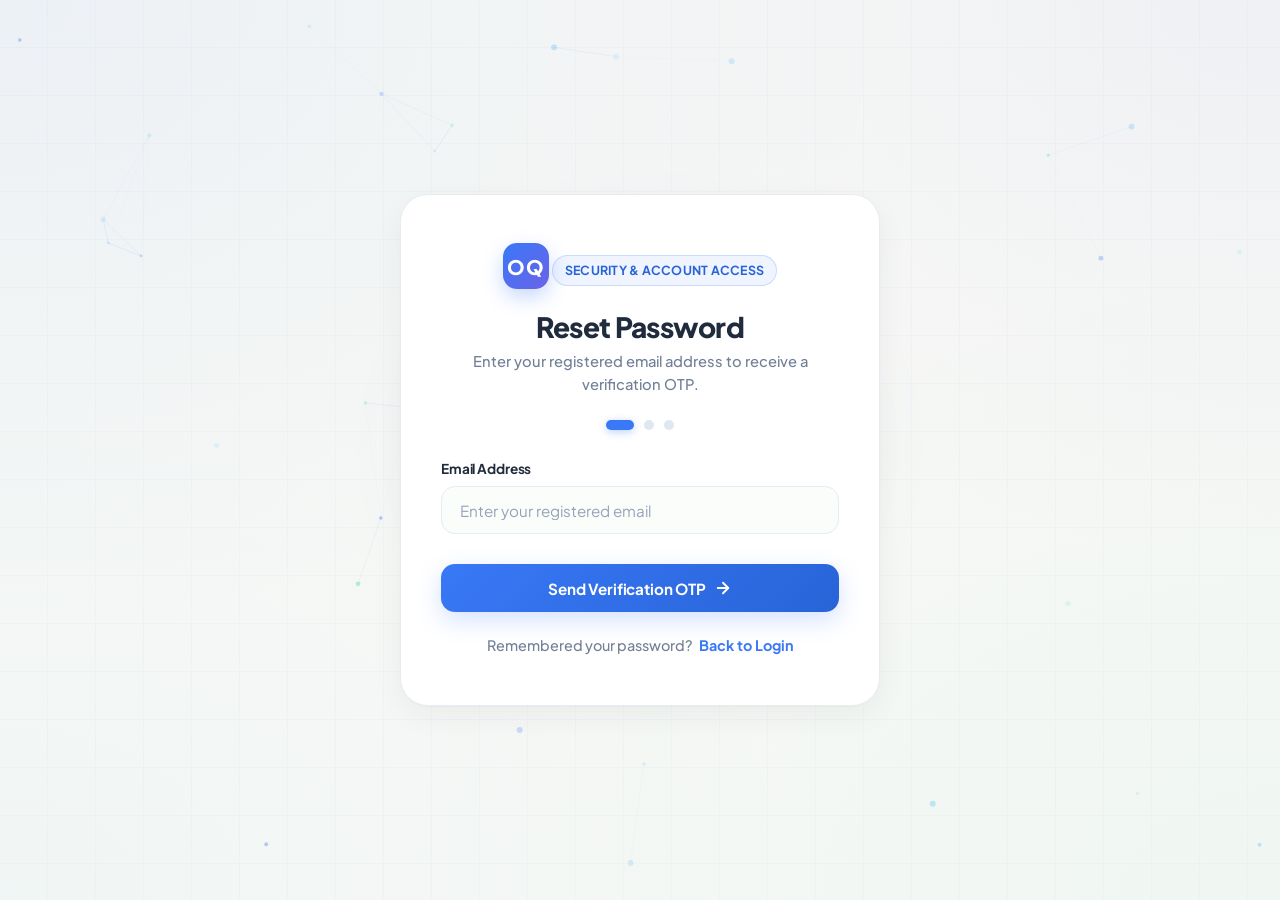
<file: frontend/forgot-password.html>
<!DOCTYPE html>
<html lang="en">
<head>
    <meta charset="UTF-8">
    <meta name="viewport" content="width=device-width, initial-scale=1.0">
    <title>AI Quiz Portal - Forgot Password</title>
    <link rel="stylesheet" href="css/style.css">
    <style>
        .auth-wrapper {
            position: relative;
            z-index: 2;
            width: 100%;
            max-width: 480px;
            margin: auto;
        }

        .auth-card-glow {
            position: absolute;
            top: 50%;
            left: 50%;
            transform: translate(-50%, -50%);
            width: 100%;
            height: 100%;
            background: radial-gradient(circle at 50% 50%, rgba(57, 120, 246, 0.12), rgba(107, 99, 232, 0.08), transparent 70%);
            filter: blur(40px);
            z-index: -1;
            pointer-events: none;
        }

        .step-indicator {
            display: flex;
            justify-content: center;
            align-items: center;
            gap: 10px;
            margin-bottom: 1.75rem;
        }

        .step-dot {
            width: 10px;
            height: 10px;
            border-radius: var(--radius-full);
            background: #DFE7F2;
            transition: all var(--transition-smooth);
        }

        .step-dot.active {
            background: var(--primary);
            width: 28px;
            border-radius: 6px;
            box-shadow: 0 2px 8px rgba(57, 120, 246, 0.35);
        }

        .step-dot.completed {
            background: var(--success);
        }

        .otp-input-field {
            letter-spacing: 8px;
            font-size: 1.5rem !important;
            text-align: center;
            font-weight: 800 !important;
            color: var(--primary-dark) !important;
        }

        .notification-toast {
            border-radius: var(--radius-md);
            padding: 12px 16px;
            margin-bottom: 18px;
            font-size: 0.9rem;
            display: none;
            align-items: center;
            gap: 10px;
            text-align: left;
        }

        .notification-toast.error {
            background: #FFF1F1;
            border: 1px solid #F3CCCC;
            color: #D32F2F;
            display: flex;
        }

        .notification-toast.success {
            background: #EEFAF4;
            border: 1px solid #CDEEDC;
            color: #2F9E68;
            display: flex;
        }

        .notification-toast.info {
            background: #EAF2FF;
            border: 1px solid #C8DBFD;
            color: #1D4ED8;
            display: flex;
        }

        .btn-loading {
            position: relative;
            pointer-events: none;
            opacity: 0.7;
        }

        .password-toggle-btn {
            position: absolute;
            right: 12px;
            top: 50%;
            transform: translateY(-50%);
            border: none;
            background: transparent;
            cursor: pointer;
            font-size: 1.15rem;
            color: var(--text-secondary);
            padding: 4px;
        }
    </style>
</head>
<body>

    <div class="container">
        <div class="auth-wrapper">
            <div class="auth-card-glow"></div>
            <div class="login-box tilt-card" style="max-width: 480px;">

                <!-- BRAND LOGO -->
                <div class="brand" style="justify-content:center; margin-bottom:1.25rem;">
                    <div class="brand-logo">OQ</div>
                </div>

                <span class="badge-pill blue" style="margin-bottom: 12px;">Security & Account Access</span>

                <!-- TITLE -->
                <h1 style="font-size:1.75rem; font-weight:800; color:var(--text-main); margin-bottom:6px; text-align:center;">
                    Reset Password
                </h1>
                <p id="subheadingText" style="font-size:0.92rem; font-weight:500; color:var(--text-secondary); margin-bottom:1.5rem; text-align:center;">
                    Enter your registered email address to receive a verification OTP.
                </p>

                <!-- STEP INDICATOR -->
                <div class="step-indicator">
                    <div id="dot1" class="step-dot active"></div>
                    <div id="dot2" class="step-dot"></div>
                    <div id="dot3" class="step-dot"></div>
                </div>

                <!-- NOTIFICATION BOX -->
                <div id="notificationBox" class="notification-toast"></div>

                <!-- STEP 1: REQUEST OTP -->
                <form id="step1Form">
                    <div class="input-group">
                        <label for="resetEmail">Email Address</label>
                        <input type="email" id="resetEmail" placeholder="Enter your registered email" required autocomplete="email">
                    </div>
                    <button type="submit" id="sendOtpBtn" class="login-btn" style="margin-top:10px;">
                        <span>Send Verification OTP</span>
                        <svg width="18" height="18" viewBox="0 0 24 24" fill="none" stroke="currentColor" stroke-width="2.5" stroke-linecap="round" stroke-linejoin="round">
                            <line x1="5" y1="12" x2="19" y2="12"></line>
                            <polyline points="12 5 19 12 12 19"></polyline>
                        </svg>
                    </button>
                </form>

                <!-- STEP 2: VERIFY OTP -->
                <form id="step2Form" style="display:none;">
                    <div class="input-group">
                        <label for="otpCode">6-Digit Verification Code</label>
                        <input type="text" id="otpCode" class="otp-input-field" placeholder="123456" maxlength="6" pattern="[0-9]{6}" required autocomplete="one-time-code">
                        <small style="color:var(--text-secondary); display:block; margin-top:8px; text-align:center;">
                            A code has been sent to <b id="displayedEmail" style="color:var(--text-main);"></b>
                        </small>
                    </div>
                    <button type="submit" id="verifyOtpBtn" class="login-btn" style="margin-top:10px;">
                        <span>Verify OTP</span>
                    </button>
                    <div style="display:flex; justify-content:space-between; align-items:center; margin-top:16px; font-size:0.85rem;">
                        <span id="countdownTimer" style="color:var(--text-secondary); font-weight:600;">OTP expires in 15:00</span>
                        <button type="button" id="resendOtpBtn" style="background:none; border:none; color:var(--primary); cursor:pointer; font-weight:700; text-decoration:none; font-size:0.85rem;">
                            Resend OTP
                        </button>
                    </div>
                </form>

                <!-- STEP 3: NEW PASSWORD -->
                <form id="step3Form" style="display:none;">
                    <div class="input-group">
                        <label for="newPassword">New Password</label>
                        <div style="position:relative; width:100%;">
                            <input type="password" id="newPassword" placeholder="Minimum 8 chars, 1 letter & 1 number" required style="width:100%; box-sizing:border-box; padding-right:48px;">
                            <button type="button" id="toggleNewPassword" class="password-toggle-btn">👁️</button>
                        </div>
                    </div>

                    <div class="input-group">
                        <label for="confirmNewPassword">Confirm New Password</label>
                        <div style="position:relative; width:100%;">
                            <input type="password" id="confirmNewPassword" placeholder="Re-enter your new password" required style="width:100%; box-sizing:border-box; padding-right:48px;">
                            <button type="button" id="toggleConfirmPassword" class="password-toggle-btn">👁️</button>
                        </div>
                    </div>

                    <button type="submit" id="resetPasswordBtn" class="login-btn" style="margin-top:10px;">
                        <span>Update Password</span>
                    </button>
                </form>

                <!-- STEP 4: SUCCESS COMPLETION -->
                <div id="stepSuccess" style="display:none; text-align:center; padding:10px 0;">
                    <div style="width:62px; height:62px; border-radius:50%; background:var(--success-soft); color:var(--success); font-size:30px; display:inline-flex; align-items:center; justify-content:center; margin-bottom:14px; box-shadow: 0 4px 14px rgba(31, 167, 116, 0.2);">
                        ✓
                    </div>
                    <h2 style="font-size:1.35rem; font-weight:800; color:var(--text-main); margin-bottom:8px;">
                        Password Reset Successful!
                    </h2>
                    <p style="font-size:0.92rem; color:var(--text-secondary); margin-bottom:20px;">
                        Your password has been securely updated. You can now login with your new credentials.
                    </p>
                    <a href="login.html" class="login-btn" style="display:inline-flex; text-decoration:none; text-align:center; padding:12px 24px; width:auto;">
                        Proceed to Login
                    </a>
                </div>

                <!-- BACK TO LOGIN LINK -->
                <div class="register-link" style="margin-top:22px; text-align:center;">
                    Remembered your password?
                    <a href="login.html" style="font-weight:700; color:var(--primary); text-decoration:none;">Back to Login</a>
                </div>

            </div>
        </div>
    </div>

    <!-- TECH EFFECTS ENGINE -->
    <script src="js/tech-effects.js"></script>

    <script src="js/api-config.js"></script>
    <script src="js/forgot-password.js"></script>
</body>
</html>
</file>
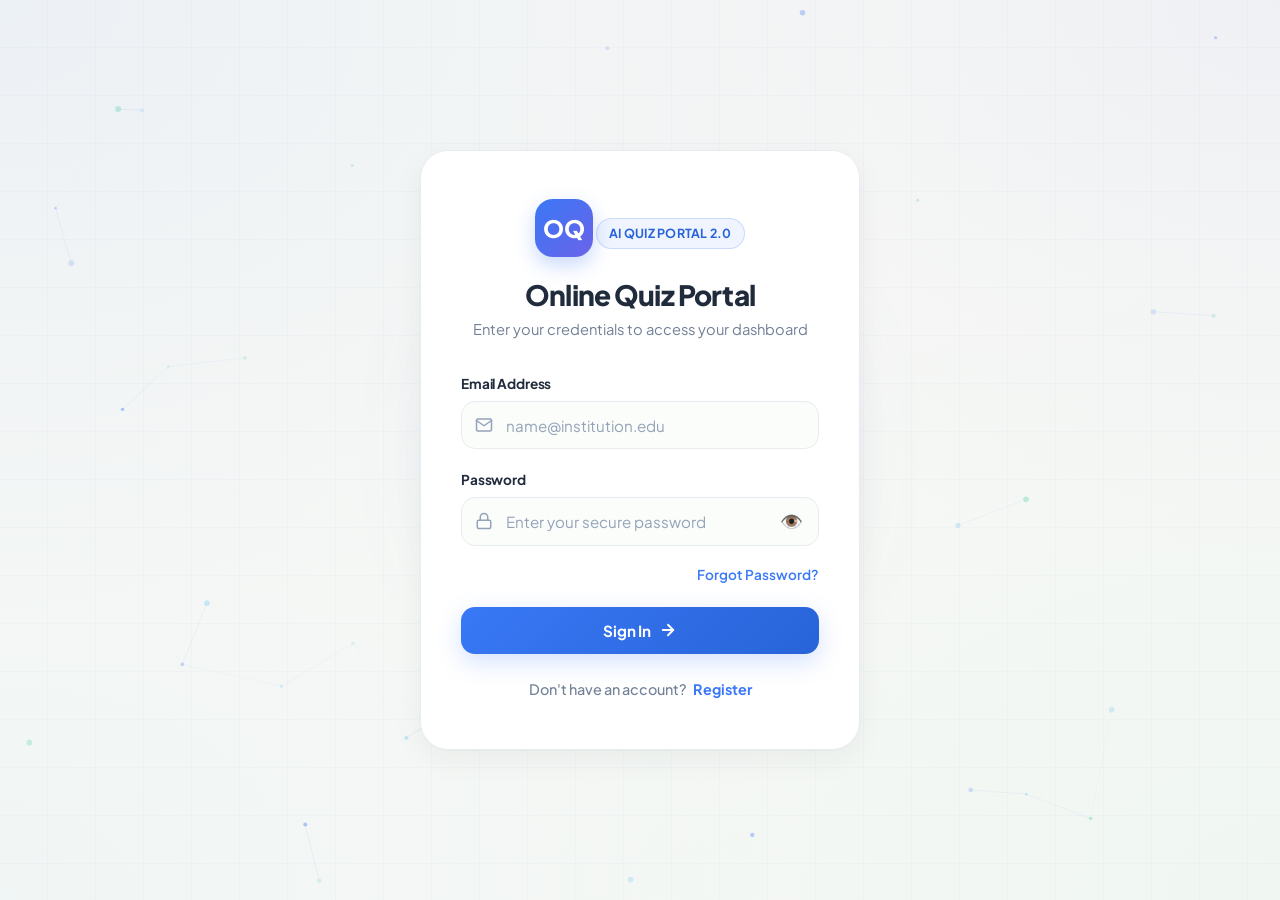
<file: frontend/history.html>
<!DOCTYPE html>
<html lang="en">
<head>
    <meta charset="UTF-8">
    <meta name="viewport" content="width=device-width, initial-scale=1.0">
    <title>Online Quiz Portal - Quiz History</title>
    <link rel="stylesheet" href="css/style.css">
    <style>
        .history-layout {
            width: 100%;
            max-width: 960px;
            margin: auto;
            position: relative;
            z-index: 2;
        }

        .history-header-bar {
            display: flex;
            justify-content: space-between;
            align-items: center;
            margin-bottom: 2rem;
            padding-bottom: 1.5rem;
            border-bottom: 1px solid var(--border);
        }

        .history-table-container {
            width: 100%;
            background: #FFFFFF;
            border: 1px solid var(--border);
            border-radius: var(--radius-lg);
            overflow: hidden;
            box-shadow: var(--shadow-card);
            margin-bottom: 1.5rem;
        }

        #historyTable {
            width: 100%;
            border-collapse: collapse;
            text-align: left;
        }

        #historyTable th {
            background: var(--bg-secondary);
            padding: 14px 18px;
            font-size: 0.8rem;
            font-weight: 700;
            text-transform: uppercase;
            letter-spacing: 0.05em;
            color: var(--text-secondary);
            border-bottom: 1px solid var(--border);
        }

        #historyTable td {
            padding: 16px 18px;
            font-size: 0.92rem;
            font-weight: 600;
            color: var(--text-main);
            border-bottom: 1px solid var(--border);
        }

        #historyTable tbody tr:hover,
        #historyTable tr:hover {
            background: #F9FBFE;
        }

        #historyTable tr:last-child td {
            border-bottom: none;
        }
    </style>
</head>
<body>

    <div class="container" style="align-items: flex-start; padding-top: 2.5rem;">
        <div class="history-layout">
            <div class="history-box tilt-card" style="text-align: left; padding: 2.5rem;">

                <!-- HEADER -->
                <div class="history-header-bar">
                    <div style="display:flex; align-items:center; gap:14px;">
                        <div class="brand-logo" style="width:44px; height:44px; font-size:1.15rem; border-radius:12px;">OQ</div>
                        <div>
                            <span class="badge-pill blue" style="margin-bottom: 4px;">Historical Records</span>
                            <h1 style="font-size: 1.5rem; font-weight: 800; color: var(--text-main);">Assessment History</h1>
                        </div>
                    </div>

                    <button id="backBtn" class="secondary-btn" type="button" style="padding: 10px 18px;">
                        <svg width="16" height="16" viewBox="0 0 24 24" fill="none" stroke="currentColor" stroke-width="2.5"><line x1="19" y1="12" x2="5" y2="12"></line><polyline points="12 19 5 12 12 5"></polyline></svg>
                        <span>Back To Dashboard</span>
                    </button>
                </div>

                <!-- TABLE WRAPPER -->
                <div class="history-table-container table-wrapper">
                    <table>
                        <thead>
                            <tr>
                                <th>Attempt ID</th>
                                <th>Score (Points)</th>
                                <th>Total Questions</th>
                                <th>Timestamp</th>
                            </tr>
                        </thead>
                        <tbody id="historyTable">
                            <!-- Loaded dynamically via history.js -->
                        </tbody>
                    </table>
                </div>

            </div>
        </div>
    </div>

    <!-- TECH EFFECTS ENGINE -->
    <script src="js/tech-effects.js"></script>

    <!-- EXISTING HISTORY JAVASCRIPT -->
    <script src="js/api-config.js"></script>
    <script src="js/history.js"></script>

    <!-- EMPTY STATE CHECK -->
    <script>
        setTimeout(function() {
            const tbody = document.getElementById("historyTable");
            if (tbody && tbody.children.length === 0) {
                tbody.innerHTML = `
                    <tr>
                        <td colspan="4" style="text-align:center; padding:2.5rem 1rem; color:var(--text-secondary);">
                            <div style="font-size:1.05rem; font-weight:700; color:var(--text-main); margin-bottom:4px;">No Quiz Attempts Yet</div>
                            <div>Start a test from your dashboard to record your performance history.</div>
                        </td>
                    </tr>
                `;
            }
        }, 1200);
    </script>

</body>
</html>
</file>
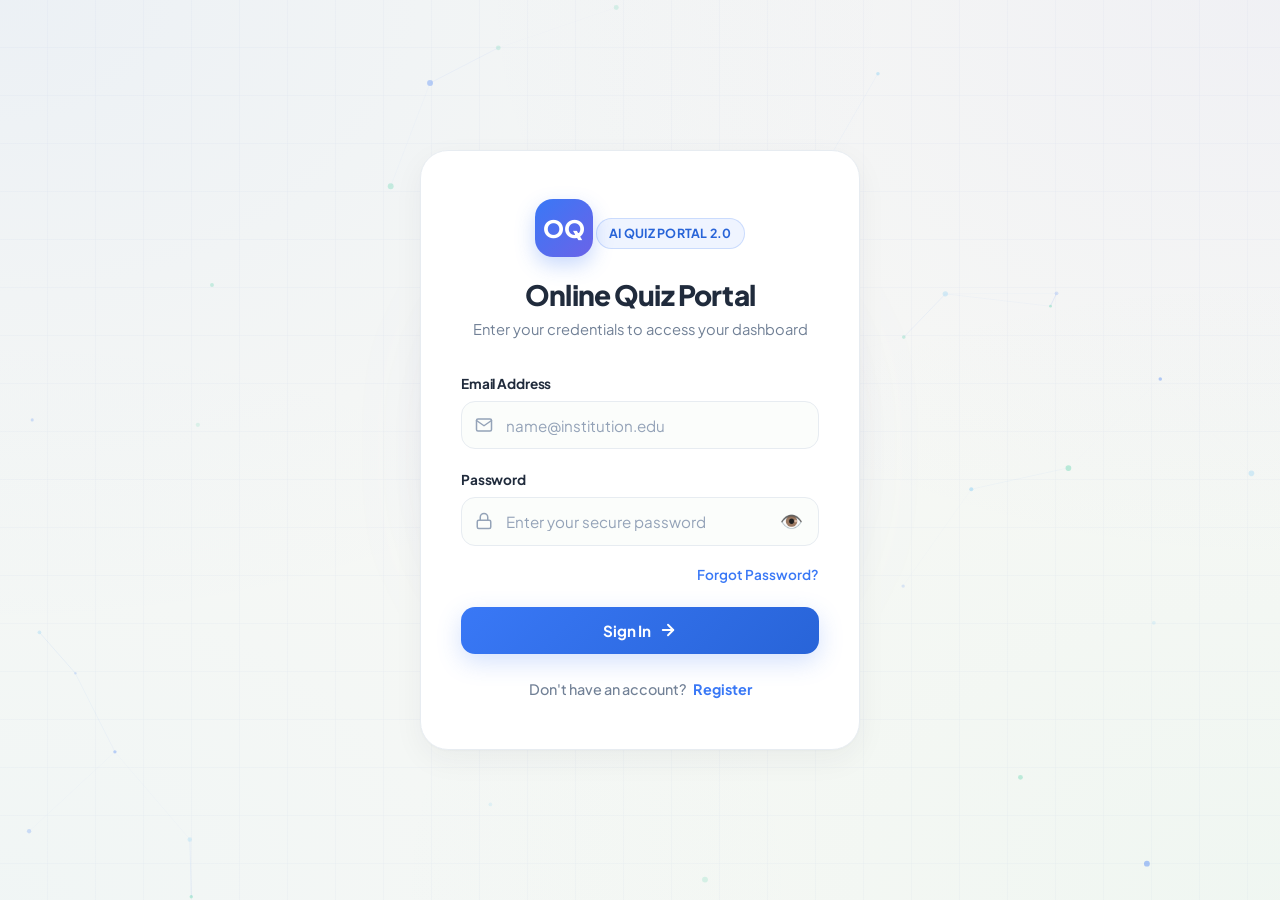
<file: frontend/login.html>
<!DOCTYPE html>
<html lang="en">
<head>
    <meta charset="UTF-8">
    <meta name="viewport" content="width=device-width, initial-scale=1.0">
    <title>Online Quiz Portal - Premium Login</title>
    <link rel="stylesheet" href="css/style.css">
    <style>
        .auth-wrapper {
            position: relative;
            z-index: 2;
            width: 100%;
            max-width: 440px;
            margin: auto;
        }

        .auth-card-glow {
            position: absolute;
            top: 50%;
            left: 50%;
            transform: translate(-50%, -50%);
            width: 100%;
            height: 100%;
            background: radial-gradient(circle at 50% 50%, rgba(57, 120, 246, 0.12), rgba(107, 99, 232, 0.08), transparent 70%);
            filter: blur(40px);
            z-index: -1;
            pointer-events: none;
        }

        .auth-header {
            margin-bottom: 2rem;
            text-align: center;
        }

        .auth-header .brand-logo {
            margin: 0 auto 1.25rem;
            width: 58px;
            height: 58px;
            font-size: 1.5rem;
            border-radius: 18px;
        }

        .auth-header h1 {
            font-size: 1.75rem;
            font-weight: 800;
            color: var(--text-main);
            letter-spacing: -0.03em;
            margin-bottom: 0.35rem;
        }

        .auth-header p {
            font-size: 0.92rem;
            color: var(--text-secondary);
        }

        .input-wrapper {
            position: relative;
            width: 100%;
        }

        .input-wrapper input {
            padding-left: 44px;
        }

        .input-icon {
            position: absolute;
            left: 14px;
            top: 50%;
            transform: translateY(-50%);
            color: var(--text-muted);
            width: 18px;
            height: 18px;
            stroke-width: 2;
            pointer-events: none;
            display: flex;
            align-items: center;
            justify-content: center;
        }

        .password-toggle-btn {
            position: absolute;
            right: 12px;
            top: 50%;
            transform: translateY(-50%);
            border: none;
            background: transparent;
            cursor: pointer;
            font-size: 1.15rem;
            color: var(--text-secondary);
            padding: 4px;
            display: flex;
            align-items: center;
            justify-content: center;
            transition: color var(--transition-fast);
        }

        .password-toggle-btn:hover {
            color: var(--primary);
        }

        .auth-options {
            display: flex;
            justify-content: space-between;
            align-items: center;
            margin: 0.5rem 0 1.5rem;
        }

        #forgotPasswordLink {
            background: transparent;
            border: none;
            color: var(--primary);
            font-size: 0.85rem;
            font-weight: 600;
            cursor: pointer;
            transition: color var(--transition-fast);
            padding: 0;
            text-decoration: none;
        }

        #forgotPasswordLink:hover {
            color: var(--primary-dark);
            text-decoration: underline;
        }
    </style>
</head>
<body>

    <div class="container">
        <div class="auth-wrapper">
            <div class="auth-card-glow"></div>
            <div class="login-box tilt-card">

                <!-- OQ BRAND -->
                <div class="auth-header">
                    <div class="brand-logo">
                        OQ
                    </div>
                    <span class="badge-pill blue" style="margin-bottom: 12px;">AI Quiz Portal 2.0</span>
                    <h1>Online Quiz Portal</h1>
                    <p>Enter your credentials to access your dashboard</p>
                </div>

                <!-- LOGIN FORM -->
                <form id="loginForm">

                    <!-- EMAIL -->
                    <div class="input-group">
                        <label for="email">Email Address</label>
                        <div class="input-wrapper">
                            <div class="input-icon">
                                <svg width="18" height="18" viewBox="0 0 24 24" fill="none" stroke="currentColor" stroke-width="2" stroke-linecap="round" stroke-linejoin="round">
                                    <path d="M4 4h16c1.1 0 2 .9 2 2v12c0 1.1-.9 2-2 2H4c-1.1 0-2-.9-2-2V6c0-1.1.9-2 2-2z"></path>
                                    <polyline points="22,6 12,13 2,6"></polyline>
                                </svg>
                            </div>
                            <input
                                type="email"
                                id="email"
                                placeholder="name@institution.edu"
                                required
                                autocomplete="email"
                            >
                        </div>
                    </div>

                    <!-- PASSWORD -->
                    <div class="input-group">
                        <label for="password">Password</label>
                        <div class="input-wrapper">
                            <div class="input-icon">
                                <svg width="18" height="18" viewBox="0 0 24 24" fill="none" stroke="currentColor" stroke-width="2" stroke-linecap="round" stroke-linejoin="round">
                                    <rect x="3" y="11" width="18" height="11" rx="2" ry="2"></rect>
                                    <path d="M7 11V7a5 5 0 0 1 10 0v4"></path>
                                </svg>
                            </div>
                            <input
                                type="password"
                                id="password"
                                placeholder="Enter your secure password"
                                required
                                style="padding-right: 48px;"
                                autocomplete="current-password"
                            >
                            <button
                                type="button"
                                id="togglePassword"
                                class="password-toggle-btn"
                                aria-label="Show password"
                                title="Show password"
                            >👁️</button>
                        </div>
                    </div>

                    <!-- FORGOT PASSWORD -->
                    <div class="auth-options">
                        <div></div>
                        <button
                            type="button"
                            id="forgotPasswordLink"
                        >Forgot Password?</button>
                    </div>

                    <!-- LOGIN BUTTON -->
                    <button
                        type="submit"
                        class="login-btn"
                    >
                        <span>Sign In</span>
                        <svg width="18" height="18" viewBox="0 0 24 24" fill="none" stroke="currentColor" stroke-width="2.5" stroke-linecap="round" stroke-linejoin="round">
                            <line x1="5" y1="12" x2="19" y2="12"></line>
                            <polyline points="12 5 19 12 12 19"></polyline>
                        </svg>
                    </button>

                </form>

                <!-- REGISTER LINK -->
                <div class="register-link">
                    Don't have an account?
                    <a href="register.html">Register</a>
                </div>

            </div>
        </div>
    </div>

    <!-- TECH EFFECTS ENGINE -->
    <script src="js/tech-effects.js"></script>

    <!-- EXISTING LOGIN JAVASCRIPT -->
    <script src="js/api-config.js"></script>
    <script src="js/login.js"></script>

    <!-- SHOW PASSWORD AND FORGOT PASSWORD MESSAGE -->
    <script>
        (function () {
            const passwordField = document.getElementById("password");
            const toggleButton = document.getElementById("togglePassword");
            const forgotButton = document.getElementById("forgotPasswordLink");

            toggleButton.addEventListener("click", function () {
                if (passwordField.type === "password") {
                    passwordField.type = "text";
                    toggleButton.innerText = "🙈";
                    toggleButton.setAttribute("aria-label", "Hide password");
                    toggleButton.setAttribute("title", "Hide password");
                } else {
                    passwordField.type = "password";
                    toggleButton.innerText = "👁️";
                    toggleButton.setAttribute("aria-label", "Show password");
                    toggleButton.setAttribute("title", "Show password");
                }
            });

            forgotButton.addEventListener("click", function () {
                window.location.href = "forgot-password.html";
            });
        })();
    </script>

</body>
</html>
</file>
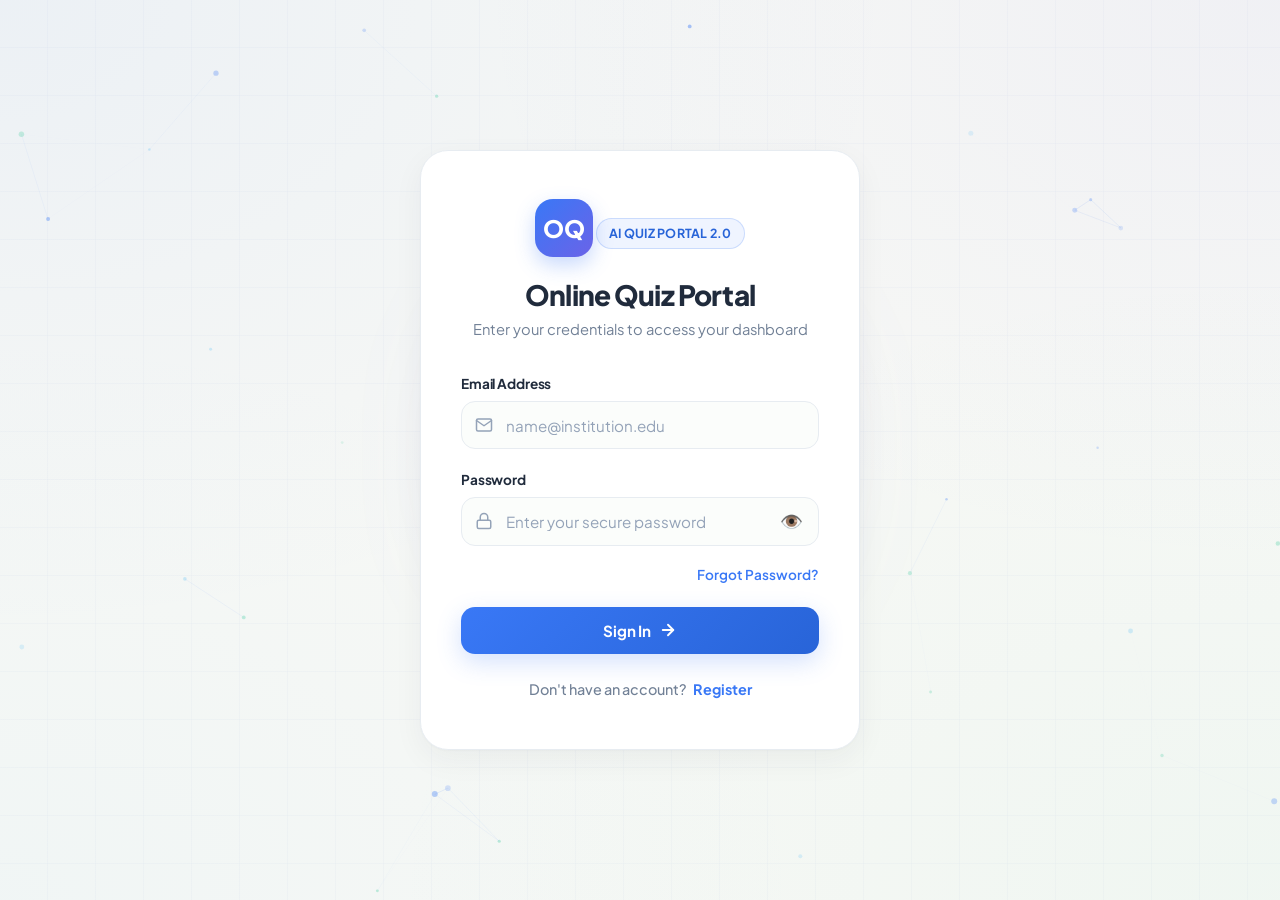
<file: frontend/quiz.html>
<!DOCTYPE html>
<html lang="en">
<head>
    <meta charset="UTF-8">
    <meta name="viewport" content="width=device-width, initial-scale=1.0">
    <title>Online Quiz Portal - Live Assessment</title>
    <link rel="stylesheet" href="css/style.css">
    <style>
        .quiz-focus-wrapper {
            width: 100%;
            max-width: 860px;
            margin: 0 auto;
            position: relative;
            z-index: 2;
        }

        .quiz-card {
            background: #FFFFFF;
            border: 1px solid var(--border);
            border-radius: var(--radius-xl);
            padding: 2.5rem;
            box-shadow: var(--shadow-card);
            position: relative;
        }

        /* TOP BAR */
        .quiz-topbar {
            display: flex;
            justify-content: space-between;
            align-items: center;
            gap: 16px;
            padding-bottom: 1.5rem;
            margin-bottom: 1.5rem;
            border-bottom: 1px solid var(--border);
        }

        .quiz-brand-inline {
            display: flex;
            align-items: center;
            gap: 12px;
        }

        .quiz-timer-pill {
            display: flex;
            align-items: center;
            gap: 8px;
            background: var(--danger-soft);
            border: 1px solid #FFD1D1;
            padding: 8px 16px;
            border-radius: var(--radius-full);
            color: var(--danger-dark);
            font-weight: 800;
            font-size: 1rem;
            letter-spacing: 0.5px;
            box-shadow: 0 4px 12px rgba(228, 88, 88, 0.1);
        }

        /* PROGRESS */
        .progress-meta-row {
            display: flex;
            justify-content: space-between;
            align-items: center;
            margin-bottom: 8px;
            font-size: 0.85rem;
        }

        .progress-track {
            width: 100%;
            height: 8px;
            background: #EAF0F8;
            border-radius: var(--radius-full);
            overflow: hidden;
            margin-bottom: 1.75rem;
        }

        #progressBar {
            height: 100%;
            width: 0%;
            background: linear-gradient(90deg, var(--primary) 0%, var(--mint) 100%);
            border-radius: var(--radius-full);
            transition: width 0.35s ease;
        }

        /* QUESTION BOX */
        .question-card-inner {
            background: #F8FAFD;
            border: 1px solid var(--border);
            border-radius: var(--radius-lg);
            padding: 1.75rem 1.5rem;
            margin-bottom: 1.5rem;
        }

        #questionNumber {
            font-size: 1.25rem;
            font-weight: 800;
            color: var(--text-main);
            margin-bottom: 0.5rem;
        }

        #questionText {
            font-size: 1.15rem;
            font-weight: 600;
            color: var(--text-main);
            line-height: 1.6;
        }

        /* OPTIONS */
        .options-list {
            display: flex;
            flex-direction: column;
            gap: 12px;
        }

        .option-choice-label {
            display: flex;
            align-items: center;
            gap: 14px;
            padding: 1.1rem 1.25rem;
            background: #FFFFFF;
            border: 1.5px solid var(--border);
            border-radius: var(--radius-md);
            cursor: pointer;
            transition: all var(--transition-fast);
            color: var(--text-main);
            position: relative;
        }

        .option-choice-label:hover {
            border-color: var(--primary);
            background: #FBFDFF;
            transform: translateX(4px);
        }

        .option-choice-label input[type="radio"] {
            width: 20px;
            height: 20px;
            accent-color: var(--primary);
            cursor: pointer;
            flex-shrink: 0;
        }

        .option-choice-label span {
            font-size: 0.98rem;
            font-weight: 600;
            line-height: 1.45;
            flex: 1;
        }

        .option-choice-label:has(input[type="radio"]:checked) {
            border-color: var(--primary);
            background: linear-gradient(135deg, rgba(57, 120, 246, 0.06) 0%, rgba(107, 99, 232, 0.04) 100%);
            box-shadow: 0 4px 14px rgba(57, 120, 246, 0.12);
        }

        .option-choice-label:has(input[type="radio"]:checked) span {
            color: var(--primary-dark);
            font-weight: 700;
        }

        /* NAVIGATION BUTTONS */
        .quiz-actions-grid {
            display: grid;
            grid-template-columns: 1fr 1fr 1.35fr;
            gap: 14px;
            margin-top: 2rem;
        }

        .quiz-actions-grid button {
            padding: 12px 20px;
            border-radius: var(--radius-md);
            font-size: 0.95rem;
            font-weight: 700;
            display: inline-flex;
            align-items: center;
            justify-content: center;
            gap: 8px;
            transition: all var(--transition-fast);
        }

        #prevBtn {
            background: #FFFFFF;
            color: var(--text-main);
            border: 1px solid var(--border);
        }

        #prevBtn:hover {
            background: var(--bg-secondary);
            border-color: var(--border-hover);
        }

        #nextBtn {
            background: linear-gradient(135deg, var(--primary) 0%, var(--primary-dark) 100%);
            color: #FFFFFF;
            border: none;
            box-shadow: var(--shadow-glow);
        }

        #nextBtn:hover {
            filter: brightness(1.06);
            transform: translateY(-1px);
        }

        #submitBtn {
            background: linear-gradient(135deg, var(--mint-dark) 0%, #178e69 100%);
            color: #FFFFFF;
            border: none;
            box-shadow: 0 6px 18px rgba(31, 167, 116, 0.25);
        }

        #submitBtn:hover {
            filter: brightness(1.08);
            transform: translateY(-1px);
        }

        @media (max-width: 650px) {
            .quiz-card {
                padding: 1.5rem 1.25rem;
            }

            .quiz-actions-grid {
                grid-template-columns: 1fr;
            }
        }
    </style>
</head>
<body>

    <div class="quiz-container">
        <div class="quiz-focus-wrapper">
            <div style="position:absolute; top:50%; left:50%; transform:translate(-50%,-50%); width:100%; height:100%; background:radial-gradient(circle at 50% 50%, rgba(57, 120, 246, 0.10), rgba(101, 214, 176, 0.08), transparent 70%); filter:blur(40px); z-index:-1; pointer-events:none;"></div>
            <div class="quiz-card quiz-box tilt-card">

                <!-- TOP BAR -->
                <div class="quiz-topbar">
                    <div class="quiz-brand-inline">
                        <div class="brand-logo" style="width:40px; height:40px; font-size:1.1rem; border-radius:12px;">OQ</div>
                        <div>
                            <strong style="font-size:1.05rem; display:block; color:var(--text-main); line-height:1.2;">Online Quiz Portal</strong>
                            <span id="quizCategoryBadge" style="font-size:0.75rem; color:var(--text-secondary); font-weight:600;">Standard Evaluated Session</span>
                        </div>
                    </div>

                    <div style="display:flex; align-items:center; gap:12px;">
                        <span class="badge-pill blue" style="display:none;" id="assessmentBadge">Active</span>
                        <div class="quiz-timer-pill" id="timer">
                            15:00
                        </div>
                    </div>
                </div>

                <!-- PROGRESS BAR -->
                <div class="progress-meta-row">
                    <span class="quiz-progress-label">Evaluation Progress</span>
                    <span class="quiz-progress-status" id="progressStatus">Question 1</span>
                </div>
                <div class="progress-container">
                    <div id="progressBar"></div>
                </div>

                <!-- QUESTION NUMBER & TEXT (IDs preserved) -->
                <h3 id="questionNumber">Question 1 of 15</h3>

                <div class="question-card-inner question-box">
                    <p id="questionText">Loading question content...</p>
                </div>

                <!-- OPTIONS (IDs preserved) -->
                <div class="options options-list">
                    <label class="option-choice-label">
                        <input type="radio" name="answer" value="A">
                        <span id="optionA"></span>
                    </label>

                    <label class="option-choice-label">
                        <input type="radio" name="answer" value="B">
                        <span id="optionB"></span>
                    </label>

                    <label class="option-choice-label">
                        <input type="radio" name="answer" value="C">
                        <span id="optionC"></span>
                    </label>

                    <label class="option-choice-label">
                        <input type="radio" name="answer" value="D">
                        <span id="optionD"></span>
                    </label>
                </div>

                <!-- ACTION BUTTONS (IDs preserved) -->
                <div class="quiz-buttons quiz-actions-grid">
                    <button id="prevBtn" type="button">
                        <svg width="16" height="16" viewBox="0 0 24 24" fill="none" stroke="currentColor" stroke-width="2.5"><polyline points="15 18 9 12 15 6"></polyline></svg>
                        <span>Previous</span>
                    </button>

                    <button id="nextBtn" type="button">
                        <span>Next</span>
                        <svg width="16" height="16" viewBox="0 0 24 24" fill="none" stroke="currentColor" stroke-width="2.5"><polyline points="9 18 15 12 9 6"></polyline></svg>
                    </button>

                    <button id="submitBtn" type="button">
                        <svg width="16" height="16" viewBox="0 0 24 24" fill="none" stroke="currentColor" stroke-width="2.5"><polyline points="20 6 9 17 4 12"></polyline></svg>
                        <span>Submit Quiz</span>
                    </button>
                </div>

            </div>
        </div>
    </div>

    <!-- TECH EFFECTS ENGINE -->
    <script src="js/tech-effects.js"></script>

    <!-- EXISTING QUIZ JAVASCRIPT -->
    <script src="js/api-config.js"></script>
    <script src="js/quiz.js"></script>

    <!-- PROGRESS SYNC & CATEGORY BADGE SCRIPT -->
    <script>
        const originalProgressBar = document.getElementById("progressBar");
        const originalQuestionNumber = document.getElementById("questionNumber");
        const progressStatus = document.getElementById("progressStatus");
        const quizCategoryBadge = document.getElementById("quizCategoryBadge");

        const catNames = {
            "1": "Java",
            "2": "DBMS",
            "3": "Operating System",
            "4": "Computer Networks",
            "5": "HTML",
            "6": "CSS",
            "7": "JavaScript",
            "8": "SQL",
            "9": "Aptitude",
            "10": "Logical Reasoning",
            "11": "Verbal Ability"
        };

        const activeCatId = localStorage.getItem("categoryId");
        if (quizCategoryBadge && activeCatId && catNames[activeCatId]) {
            quizCategoryBadge.innerText = catNames[activeCatId] + " • Evaluated Session";
        }

        function syncQuizProgress() {
            if (!originalQuestionNumber || !progressStatus) return;
            const text = originalQuestionNumber.innerText || "";
            if (text) {
                progressStatus.innerText = text;
            }
        }

        setInterval(syncQuizProgress, 300);
    </script>

</body>
</html>
</file>
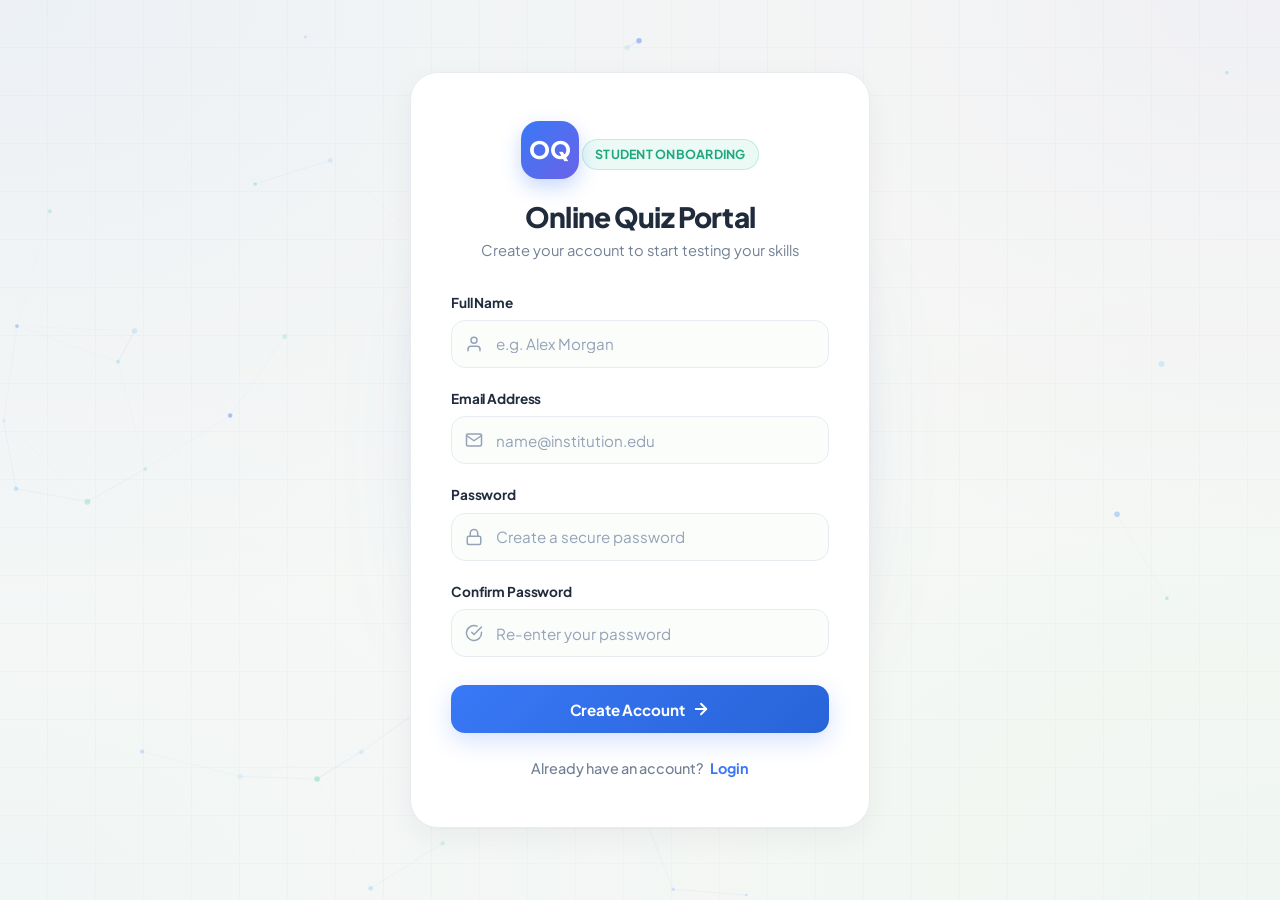
<file: frontend/register.html>
<!DOCTYPE html>
<html lang="en">
<head>
    <meta charset="UTF-8">
    <meta name="viewport" content="width=device-width, initial-scale=1.0">
    <title>Online Quiz Portal - Register</title>
    <link rel="stylesheet" href="css/style.css">
    <style>
        .auth-wrapper {
            position: relative;
            z-index: 2;
            width: 100%;
            max-width: 460px;
            margin: auto;
        }

        .auth-card-glow {
            position: absolute;
            top: 50%;
            left: 50%;
            transform: translate(-50%, -50%);
            width: 100%;
            height: 100%;
            background: radial-gradient(circle at 50% 50%, rgba(101, 214, 176, 0.12), rgba(57, 120, 246, 0.08), transparent 70%);
            filter: blur(40px);
            z-index: -1;
            pointer-events: none;
        }

        .auth-header {
            margin-bottom: 1.85rem;
            text-align: center;
        }

        .auth-header .brand-logo {
            margin: 0 auto 1.25rem;
            width: 58px;
            height: 58px;
            font-size: 1.5rem;
            border-radius: 18px;
        }

        .auth-header h1 {
            font-size: 1.75rem;
            font-weight: 800;
            color: var(--text-main);
            letter-spacing: -0.03em;
            margin-bottom: 0.35rem;
        }

        .auth-header p {
            font-size: 0.92rem;
            color: var(--text-secondary);
        }

        .input-wrapper {
            position: relative;
            width: 100%;
        }

        .input-wrapper input {
            padding-left: 44px;
        }

        .input-icon {
            position: absolute;
            left: 14px;
            top: 50%;
            transform: translateY(-50%);
            color: var(--text-muted);
            width: 18px;
            height: 18px;
            pointer-events: none;
            display: flex;
            align-items: center;
            justify-content: center;
        }
    </style>
</head>
<body>

    <div class="container">
        <div class="auth-wrapper">
            <div class="auth-card-glow"></div>
            <div class="register-box tilt-card">

                <!-- OQ BRAND -->
                <div class="auth-header">
                    <div class="brand-logo">
                        OQ
                    </div>
                    <span class="badge-pill mint" style="margin-bottom: 12px;">Student Onboarding</span>
                    <h1>Online Quiz Portal</h1>
                    <p>Create your account to start testing your skills</p>
                </div>

                <!-- REGISTER FORM -->
                <form id="registerForm">

                    <!-- FULL NAME -->
                    <div class="input-group">
                        <label for="fullName">Full Name</label>
                        <div class="input-wrapper">
                            <div class="input-icon">
                                <svg width="18" height="18" viewBox="0 0 24 24" fill="none" stroke="currentColor" stroke-width="2" stroke-linecap="round" stroke-linejoin="round">
                                    <path d="M20 21v-2a4 4 0 0 0-4-4H8a4 4 0 0 0-4 4v2"></path>
                                    <circle cx="12" cy="7" r="4"></circle>
                                </svg>
                            </div>
                            <input
                                type="text"
                                id="fullName"
                                placeholder="e.g. Alex Morgan"
                                required
                                autocomplete="name"
                            >
                        </div>
                    </div>

                    <!-- EMAIL -->
                    <div class="input-group">
                        <label for="email">Email Address</label>
                        <div class="input-wrapper">
                            <div class="input-icon">
                                <svg width="18" height="18" viewBox="0 0 24 24" fill="none" stroke="currentColor" stroke-width="2" stroke-linecap="round" stroke-linejoin="round">
                                    <path d="M4 4h16c1.1 0 2 .9 2 2v12c0 1.1-.9 2-2 2H4c-1.1 0-2-.9-2-2V6c0-1.1.9-2 2-2z"></path>
                                    <polyline points="22,6 12,13 2,6"></polyline>
                                </svg>
                            </div>
                            <input
                                type="email"
                                id="email"
                                placeholder="name@institution.edu"
                                required
                                autocomplete="email"
                            >
                        </div>
                    </div>

                    <!-- PASSWORD -->
                    <div class="input-group">
                        <label for="password">Password</label>
                        <div class="input-wrapper">
                            <div class="input-icon">
                                <svg width="18" height="18" viewBox="0 0 24 24" fill="none" stroke="currentColor" stroke-width="2" stroke-linecap="round" stroke-linejoin="round">
                                    <rect x="3" y="11" width="18" height="11" rx="2" ry="2"></rect>
                                    <path d="M7 11V7a5 5 0 0 1 10 0v4"></path>
                                </svg>
                            </div>
                            <input
                                type="password"
                                id="password"
                                placeholder="Create a secure password"
                                required
                                autocomplete="new-password"
                            >
                        </div>
                    </div>

                    <!-- CONFIRM PASSWORD -->
                    <div class="input-group" style="margin-bottom: 1.75rem;">
                        <label for="confirmPassword">Confirm Password</label>
                        <div class="input-wrapper">
                            <div class="input-icon">
                                <svg width="18" height="18" viewBox="0 0 24 24" fill="none" stroke="currentColor" stroke-width="2" stroke-linecap="round" stroke-linejoin="round">
                                    <path d="M22 11.08V12a10 10 0 1 1-5.93-9.14"></path>
                                    <polyline points="22 4 12 14.01 9 11.01"></polyline>
                                </svg>
                            </div>
                            <input
                                type="password"
                                id="confirmPassword"
                                placeholder="Re-enter your password"
                                required
                                autocomplete="new-password"
                            >
                        </div>
                    </div>

                    <!-- REGISTER BUTTON -->
                    <button
                        type="submit"
                        class="login-btn"
                    >
                        <span>Create Account</span>
                        <svg width="18" height="18" viewBox="0 0 24 24" fill="none" stroke="currentColor" stroke-width="2.5" stroke-linecap="round" stroke-linejoin="round">
                            <line x1="5" y1="12" x2="19" y2="12"></line>
                            <polyline points="12 5 19 12 12 19"></polyline>
                        </svg>
                    </button>

                </form>

                <!-- LOGIN LINK -->
                <div class="register-link">
                    Already have an account?
                    <a href="login.html">Login</a>
                </div>

            </div>
        </div>
    </div>

    <!-- TECH EFFECTS ENGINE -->
    <script src="js/tech-effects.js"></script>

    <!-- REGISTER JAVASCRIPT -->
    <script src="js/api-config.js"></script>
    <script src="js/register.js"></script>

</body>
</html>
</file>
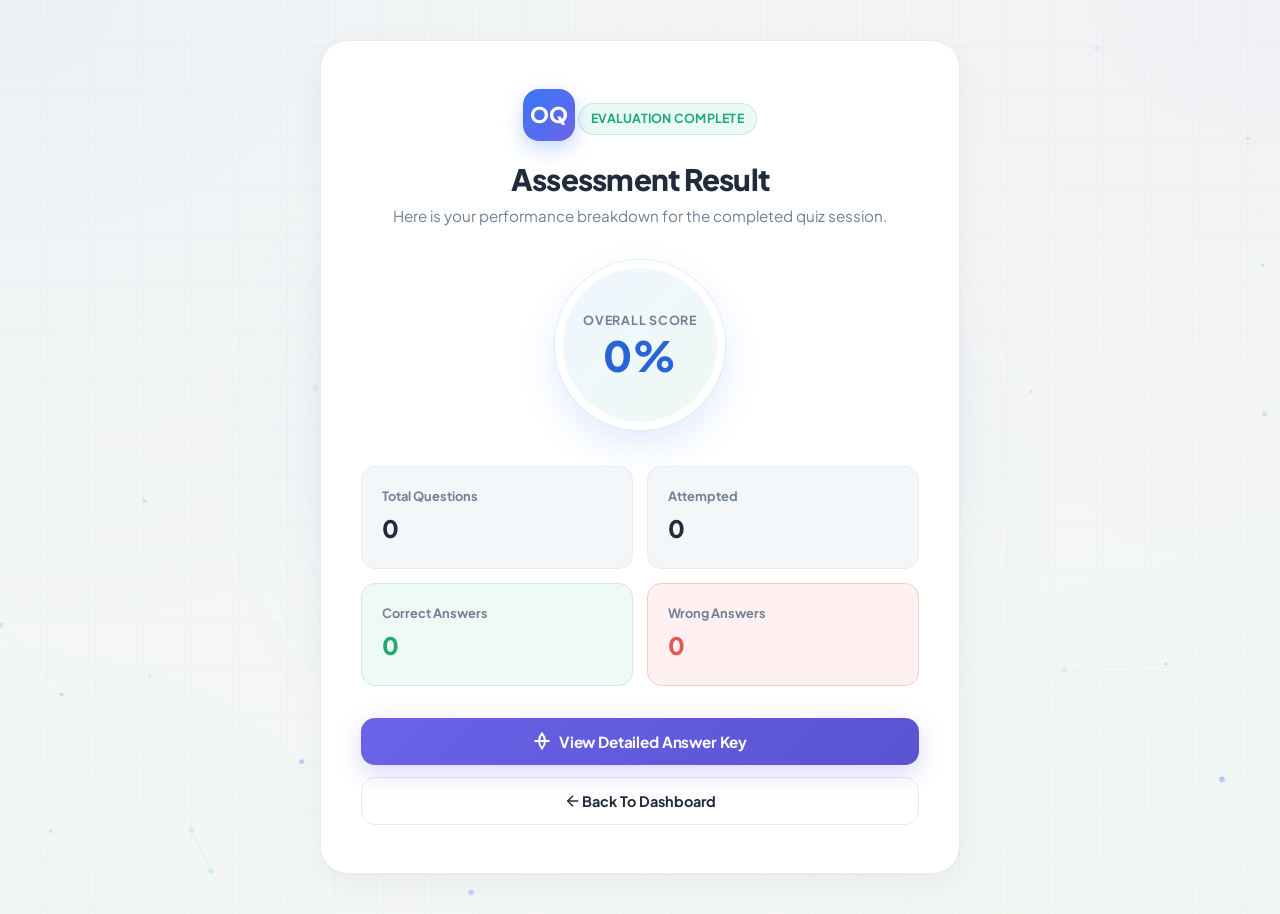
<file: frontend/result.html>
<!DOCTYPE html>
<html lang="en">
<head>
    <meta charset="UTF-8">
    <meta name="viewport" content="width=device-width, initial-scale=1.0">
    <title>Online Quiz Portal - Assessment Analytics</title>
    <link rel="stylesheet" href="css/style.css">
    <style>
        .result-wrapper {
            width: 100%;
            max-width: 680px;
            margin: auto;
            position: relative;
            z-index: 2;
        }

        .result-card-glow {
            position: absolute;
            top: 50%;
            left: 50%;
            transform: translate(-50%, -50%);
            width: 100%;
            height: 100%;
            background: radial-gradient(circle at 50% 50%, rgba(101, 214, 176, 0.14), rgba(57, 120, 246, 0.1), transparent 70%);
            filter: blur(50px);
            z-index: -1;
            pointer-events: none;
        }

        .result-header {
            text-align: center;
            margin-bottom: 2rem;
        }

        .score-meter-box {
            display: flex;
            flex-direction: column;
            align-items: center;
            justify-content: center;
            margin: 1.5rem auto 2.25rem;
        }

        .score-circle-outer {
            width: 170px;
            height: 170px;
            border-radius: 50%;
            background: linear-gradient(135deg, #F0F6FF 0%, #EEFAF4 100%);
            border: 8px solid #FFFFFF;
            box-shadow: 0 0 0 1px var(--border), 0 16px 36px rgba(57, 120, 246, 0.15);
            display: flex;
            flex-direction: column;
            align-items: center;
            justify-content: center;
            position: relative;
            animation: scorePop 0.8s cubic-bezier(0.16, 1, 0.3, 1) both;
        }

        @keyframes scorePop {
            0% { transform: scale(0.8); opacity: 0; }
            100% { transform: scale(1); opacity: 1; }
        }

        .score-subtitle-tag {
            font-size: 0.78rem;
            font-weight: 700;
            color: var(--text-secondary);
            text-transform: uppercase;
            letter-spacing: 0.06em;
        }

        #score {
            font-size: 2.6rem;
            font-weight: 800;
            color: var(--primary-dark);
            line-height: 1.1;
        }

        /* 4 METRIC CARDS */
        .analytics-grid {
            display: grid;
            grid-template-columns: repeat(2, 1fr);
            gap: 14px;
            margin-bottom: 2rem;
        }

        .metric-card {
            background: var(--bg-secondary);
            border: 1px solid var(--border);
            border-radius: var(--radius-md);
            padding: 1.25rem;
            text-align: left;
            transition: all var(--transition-fast);
        }

        .metric-card:hover {
            transform: translateY(-2px);
            box-shadow: var(--shadow-subtle);
        }

        .metric-label {
            font-size: 0.8rem;
            font-weight: 700;
            color: var(--text-secondary);
            display: block;
            margin-bottom: 4px;
        }

        .metric-value {
            font-size: 1.5rem;
            font-weight: 800;
            color: var(--text-main);
        }

        .metric-card.correct-card {
            background: var(--success-soft);
            border-color: #CDEEDC;
        }

        .metric-card.correct-card .metric-value {
            color: var(--success);
        }

        .metric-card.wrong-card {
            background: var(--danger-soft);
            border-color: #F3CCCC;
        }

        .metric-card.wrong-card .metric-value {
            color: var(--danger);
        }

        /* ACTIONS */
        .result-actions-flex {
            display: flex;
            flex-direction: column;
            gap: 12px;
        }

        #answerKeyBtn {
            background: linear-gradient(135deg, var(--secondary) 0%, #5952D1 100%);
            box-shadow: 0 8px 24px rgba(107, 99, 232, 0.25);
        }

        #answerKeyBtn:hover {
            filter: brightness(1.06);
            transform: translateY(-2px);
        }
    </style>
</head>
<body>

    <div class="result-container">
        <div class="result-wrapper">
            <div class="result-card-glow"></div>
            <div class="result-box tilt-card">

                <!-- BRAND HEADER -->
                <div class="result-header">
                    <div class="brand-logo" style="margin: 0 auto 1.25rem; width:52px; height:52px; font-size:1.35rem; border-radius:16px;">
                        OQ
                    </div>
                    <span class="badge-pill mint" style="margin-bottom: 12px;">Evaluation Complete</span>
                    <h1 style="font-size: 1.85rem; font-weight: 800; color: var(--text-main); margin-bottom: 6px;">Assessment Result</h1>
                    <p>Here is your performance breakdown for the completed quiz session.</p>
                </div>

                <!-- SCORE DISPLAY (ID preserved) -->
                <div class="score-meter-box">
                    <div class="score-circle-outer score-display">
                        <span class="score-subtitle-tag score-label">Overall Score</span>
                        <span id="score">0%</span>
                    </div>
                </div>

                <!-- RESULT DETAILS (IDs preserved) -->
                <div class="analytics-grid result-details">
                    <!-- TOTAL QUESTIONS -->
                    <div class="metric-card result-stat">
                        <span class="metric-label result-stat-label">Total Questions</span>
                        <span class="metric-value result-stat-value" id="totalQuestions">0</span>
                    </div>

                    <!-- ATTEMPTED -->
                    <div class="metric-card result-stat">
                        <span class="metric-label result-stat-label">Attempted</span>
                        <span class="metric-value result-stat-value" id="attempted">0</span>
                    </div>

                    <!-- CORRECT -->
                    <div class="metric-card correct-card result-stat correct-stat">
                        <span class="metric-label result-stat-label">Correct Answers</span>
                        <span class="metric-value result-stat-value" id="correct">0</span>
                    </div>

                    <!-- WRONG -->
                    <div class="metric-card wrong-card result-stat wrong-stat">
                        <span class="metric-label result-stat-label">Wrong Answers</span>
                        <span class="metric-value result-stat-value" id="wrong">0</span>
                    </div>
                </div>

                <!-- ACTIONS (IDs preserved) -->
                <div class="result-actions-flex result-actions">
                    <button id="answerKeyBtn" class="login-btn" type="button">
                        <svg width="18" height="18" viewBox="0 0 24 24" fill="none" stroke="currentColor" stroke-width="2.5"><path d="M2 12h20M12 2a15.3 15.3 0 0 1 4 10 15.3 15.3 0 0 1-4 10 15.3 15.3 0 0 1-4-10 15.3 15.3 0 0 1 4-10z"></path></svg>
                        <span>View Detailed Answer Key</span>
                    </button>

                    <button id="dashboardBtn" class="secondary-btn" type="button" style="width:100%; padding:14px;">
                        <svg width="18" height="18" viewBox="0 0 24 24" fill="none" stroke="currentColor" stroke-width="2"><line x1="19" y1="12" x2="5" y2="12"></line><polyline points="12 19 5 12 12 5"></polyline></svg>
                        <span>Back To Dashboard</span>
                    </button>
                </div>

            </div>
        </div>
    </div>

    <!-- TECH EFFECTS ENGINE -->
    <script src="js/tech-effects.js"></script>

    <!-- EXISTING RESULT JAVASCRIPT -->
    <script src="js/result.js"></script>

</body>
</html>
</file>
<file: frontend/css/style.css>
/* ============================================================================
   AI QUIZ PORTAL — PREMIUM SAAS DESIGN SYSTEM
   Theme: Cream / Off-White Light Tech (LogSense & 21st.dev inspired)
   Palette:
     Main BG: #F7F8F5 | Secondary BG: #F4F7FA | White Cards: #FFFFFF
     Primary Blue: #3978F6 | Dark Blue: #2864D8 | Accent Purple: #6B63E8
     Mint Green: #65D6B0 | Sky Blue: #75C9F5
     Main Text: #202B3C | Secondary Text: #718096 | Border: #E7ECF1
   ============================================================================ */

@import url('https://fonts.googleapis.com/css2?family=Plus+Jakarta+Sans:wght@400;500;600;700;800&family=Inter:wght@400;500;600;700&display=swap');

:root {
    /* Brand & Accent Colors */
    --primary: #3978F6;
    --primary-dark: #2864D8;
    --primary-soft: rgba(57, 120, 246, 0.08);
    --primary-glow: rgba(57, 120, 246, 0.25);

    --secondary: #6B63E8;
    --secondary-soft: rgba(107, 99, 232, 0.08);
    --secondary-glow: rgba(107, 99, 232, 0.25);

    --mint: #65D6B0;
    --mint-soft: rgba(101, 214, 176, 0.12);
    --mint-dark: #1ea87d;

    --sky: #75C9F5;
    --sky-soft: rgba(117, 201, 245, 0.15);

    --success: #1FA774;
    --success-soft: #EEFAF4;
    --danger: #E45858;
    --danger-dark: #C94343;
    --danger-soft: #FFF1F1;
    --warning: #E5A51D;
    --warning-soft: #FFF8E8;

    /* Neutrals */
    --bg-main: #F7F8F5;
    --bg-secondary: #F4F7FA;
    --card-white: #FFFFFF;
    --text-main: #202B3C;
    --text-secondary: #718096;
    --text-muted: #94A3B8;
    --border: #E7ECF1;
    --border-hover: #BFD5FF;
    --border-glow: rgba(57, 120, 246, 0.24);

    /* Shadows & Elevation */
    --shadow-subtle: 0 2px 6px rgba(32, 43, 60, 0.04);
    --shadow-card: 0 10px 30px rgba(32, 43, 60, 0.05), 0 1px 3px rgba(32, 43, 60, 0.03);
    --shadow-hover: 0 18px 42px rgba(40, 100, 216, 0.10), 0 4px 12px rgba(32, 43, 60, 0.04);
    --shadow-glow: 0 8px 24px rgba(57, 120, 246, 0.22);
    --shadow-glow-mint: 0 8px 24px rgba(101, 214, 176, 0.25);

    /* Radii */
    --radius-sm: 8px;
    --radius-md: 14px;
    --radius-lg: 20px;
    --radius-xl: 28px;
    --radius-full: 9999px;

    /* Transitions */
    --ease-standard: cubic-bezier(0.16, 1, 0.3, 1);
    --transition-fast: 0.2s ease;
    --transition-smooth: 0.35s var(--ease-standard);
}

/* ----------------------------------------------------------------------------
   RESET & FOUNDATIONS
   ---------------------------------------------------------------------------- */
*, *::before, *::after {
    margin: 0;
    padding: 0;
    box-sizing: border-box;
}

html {
    scroll-behavior: smooth;
    font-size: 16px;
    -webkit-font-smoothing: antialiased;
    -moz-osx-font-smoothing: grayscale;
}

body {
    min-height: 100vh;
    background-color: var(--bg-main);
    background-image: 
        radial-gradient(at 0% 0%, rgba(57, 120, 246, 0.06) 0px, transparent 50%),
        radial-gradient(at 100% 0%, rgba(107, 99, 232, 0.05) 0px, transparent 45%),
        radial-gradient(at 100% 100%, rgba(101, 214, 176, 0.05) 0px, transparent 50%),
        radial-gradient(at 0% 100%, rgba(117, 201, 245, 0.05) 0px, transparent 45%),
        linear-gradient(rgba(231, 236, 241, 0.35) 1px, transparent 1px),
        linear-gradient(90deg, rgba(231, 236, 241, 0.35) 1px, transparent 1px);
    background-size: 100% 100%, 100% 100%, 100% 100%, 100% 100%, 48px 48px, 48px 48px;
    background-position: 0 0, 0 0, 0 0, 0 0, -1px -1px, -1px -1px;
    color: var(--text-main);
    font-family: 'Plus Jakarta Sans', 'Inter', -apple-system, BlinkMacSystemFont, "Segoe UI", Roboto, sans-serif;
    line-height: 1.55;
    position: relative;
    overflow-x: hidden;
}

/* Accessibility: Reduced Motion */
@media (prefers-reduced-motion: reduce) {
    *, *::before, *::after {
        animation-duration: 0.01ms !important;
        animation-iteration-count: 1 !important;
        transition-duration: 0.01ms !important;
        scroll-behavior: auto !important;
    }
}

a {
    color: var(--primary);
    text-decoration: none;
    transition: color var(--transition-fast);
}

a:hover {
    color: var(--primary-dark);
}

/* ----------------------------------------------------------------------------
   TYPOGRAPHY
   ---------------------------------------------------------------------------- */
h1, h2, h3, h4, h5, h6 {
    color: var(--text-main);
    font-weight: 700;
    line-height: 1.25;
    letter-spacing: -0.025em;
}

h1 { font-size: 2rem; font-weight: 800; }
h2 { font-size: 1.6rem; }
h3 { font-size: 1.25rem; }
h4 { font-size: 1.05rem; }

p {
    color: var(--text-secondary);
    font-size: 0.95rem;
}

/* ----------------------------------------------------------------------------
   LAYOUT CONTAINERS
   ---------------------------------------------------------------------------- */
.container,
.dashboard-container,
.quiz-container,
.result-container {
    width: 100%;
    min-height: 100vh;
    padding: 2.5rem 1.5rem;
    display: flex;
    justify-content: center;
    align-items: center;
    position: relative;
    z-index: 1;
}

.dashboard-container,
.quiz-container {
    padding: 2rem 1.5rem;
    align-items: flex-start;
}

/* ----------------------------------------------------------------------------
   BRAND / LOGO SYSTEM
   ---------------------------------------------------------------------------- */
.brand {
    display: inline-flex;
    align-items: center;
    gap: 12px;
    text-decoration: none;
    color: var(--text-main);
    cursor: pointer;
}

.brand-logo, .dashboard-brand-logo, .quiz-brand-logo, .result-brand-logo, .history-brand-logo, .admin-brand-logo {
    width: 46px;
    height: 46px;
    min-width: 46px;
    border-radius: var(--radius-md);
    background: linear-gradient(135deg, var(--primary) 0%, var(--secondary) 100%);
    color: #ffffff;
    display: inline-flex;
    align-items: center;
    justify-content: center;
    font-size: 1.25rem;
    font-weight: 800;
    letter-spacing: 0.5px;
    box-shadow: 0 8px 20px rgba(57, 120, 246, 0.28);
    position: relative;
    overflow: hidden;
}

.brand-logo::after {
    content: "";
    position: absolute;
    top: 0;
    left: -100%;
    width: 60%;
    height: 100%;
    background: linear-gradient(90deg, transparent, rgba(255,255,255,0.35), transparent);
    transform: skewX(-20deg);
    animation: brandSheen 4.5s infinite;
}

@keyframes brandSheen {
    0%, 70% { left: -100%; }
    100% { left: 200%; }
}

.brand-text h1 {
    font-size: 1.25rem;
    font-weight: 800;
    color: var(--text-main);
}

.brand-text p {
    font-size: 0.75rem;
    color: var(--text-secondary);
    font-weight: 600;
}

/* ----------------------------------------------------------------------------
   CARD BASES (White tech cards with delicate borders)
   ---------------------------------------------------------------------------- */
.login-box,
.register-box,
.dashboard-box,
.quiz-box,
.result-box,
.history-box {
    width: 100%;
    background: var(--card-white);
    border: 1px solid var(--border);
    border-radius: var(--radius-xl);
    box-shadow: var(--shadow-card);
    position: relative;
    z-index: 2;
    transition: box-shadow var(--transition-smooth), border-color var(--transition-smooth);
}

.login-box,
.register-box {
    max-width: 460px;
    padding: 3rem 2.5rem;
    text-align: center;
    margin: auto;
}

.dashboard-box {
    max-width: 1320px;
    padding: 2.25rem;
    border-radius: var(--radius-xl);
}

.quiz-box {
    max-width: 860px;
    padding: 2.5rem 2.25rem;
    margin: auto;
}

.result-box {
    max-width: 640px;
    padding: 3rem 2.5rem;
    text-align: center;
    margin: auto;
}

.history-box {
    max-width: 960px;
    padding: 2.5rem;
    margin: auto;
    text-align: center;
}

/* Subtle glow border effect on active focus or hover */
.login-box:hover,
.register-box:hover,
.quiz-box:hover,
.result-box:hover,
.history-box:hover {
    box-shadow: var(--shadow-hover);
    border-color: rgba(57, 120, 246, 0.22);
}

/* ----------------------------------------------------------------------------
   INPUT FIELDS & FORMS
   ---------------------------------------------------------------------------- */
.input-group {
    margin-bottom: 1.25rem;
    text-align: left;
}

.input-group label {
    display: block;
    margin-bottom: 0.45rem;
    font-size: 0.85rem;
    font-weight: 700;
    color: var(--text-main);
    letter-spacing: -0.01em;
}

input[type="text"],
input[type="email"],
input[type="password"],
input[type="number"],
select {
    width: 100%;
    padding: 0.85rem 1.1rem;
    background: #FBFDFB;
    border: 1px solid var(--border);
    border-radius: var(--radius-md);
    color: var(--text-main);
    font-family: inherit;
    font-size: 0.95rem;
    font-weight: 500;
    transition: all var(--transition-fast);
    outline: none;
}

input::placeholder {
    color: var(--text-muted);
    font-weight: 400;
}

input:focus,
select:focus {
    background: #FFFFFF;
    border-color: var(--primary);
    box-shadow: 0 0 0 4px var(--primary-soft);
}

/* ----------------------------------------------------------------------------
   BUTTON SYSTEM
   ---------------------------------------------------------------------------- */
button {
    font-family: inherit;
    cursor: pointer;
}

.login-btn,
.primary-btn {
    width: 100%;
    display: inline-flex;
    align-items: center;
    justify-content: center;
    gap: 8px;
    padding: 0.9rem 1.5rem;
    background: linear-gradient(135deg, var(--primary) 0%, var(--primary-dark) 100%);
    color: #FFFFFF;
    border: none;
    border-radius: var(--radius-md);
    font-size: 0.95rem;
    font-weight: 700;
    letter-spacing: -0.01em;
    box-shadow: var(--shadow-glow);
    transition: all var(--transition-smooth);
    position: relative;
    overflow: hidden;
}

.login-btn:hover,
.primary-btn:hover {
    transform: translateY(-2px);
    box-shadow: 0 10px 28px rgba(40, 100, 216, 0.32);
    filter: brightness(1.05);
}

.login-btn:active,
.primary-btn:active {
    transform: translateY(0);
}

.logout-btn,
.danger-btn {
    width: 100%;
    padding: 0.85rem 1.4rem;
    background: var(--danger-soft);
    color: var(--danger-dark);
    border: 1px solid #FFD4D4;
    border-radius: var(--radius-md);
    font-size: 0.9rem;
    font-weight: 700;
    transition: all var(--transition-fast);
}

.logout-btn:hover,
.danger-btn:hover {
    background: #FFE4E4;
    border-color: #FFBDBD;
    transform: translateY(-1px);
}

.secondary-btn {
    display: inline-flex;
    align-items: center;
    justify-content: center;
    padding: 0.85rem 1.4rem;
    background: #FFFFFF;
    color: var(--text-main);
    border: 1px solid var(--border);
    border-radius: var(--radius-md);
    font-size: 0.9rem;
    font-weight: 700;
    transition: all var(--transition-fast);
}

.secondary-btn:hover {
    background: var(--bg-secondary);
    border-color: var(--border-hover);
    transform: translateY(-1px);
}

.register-link {
    margin-top: 1.5rem;
    font-size: 0.9rem;
    color: var(--text-secondary);
    font-weight: 500;
}

.register-link a {
    font-weight: 700;
    color: var(--primary);
    margin-left: 4px;
}

/* ----------------------------------------------------------------------------
   PILLS & BADGES
   ---------------------------------------------------------------------------- */
.badge-pill {
    display: inline-flex;
    align-items: center;
    gap: 6px;
    padding: 5px 12px;
    border-radius: var(--radius-full);
    font-size: 0.78rem;
    font-weight: 700;
    letter-spacing: 0.02em;
    text-transform: uppercase;
}

.badge-pill.blue {
    background: var(--primary-soft);
    color: var(--primary-dark);
    border: 1px solid rgba(57, 120, 246, 0.2);
}

.badge-pill.purple {
    background: var(--secondary-soft);
    color: var(--secondary);
    border: 1px solid rgba(107, 99, 232, 0.2);
}

.badge-pill.mint {
    background: var(--mint-soft);
    color: var(--mint-dark);
    border: 1px solid rgba(101, 214, 176, 0.35);
}

.badge-pill.gray {
    background: #EEF2F6;
    color: var(--text-secondary);
    border: 1px solid var(--border);
}

/* ----------------------------------------------------------------------------
   BENTO GRID SYSTEM (Student Dashboard)
   ---------------------------------------------------------------------------- */
.bento-dashboard-layout {
    display: grid;
    grid-template-columns: 260px 1fr;
    gap: 24px;
    width: 100%;
}

.bento-sidebar {
    background: #FFFFFF;
    border: 1px solid var(--border);
    border-radius: var(--radius-xl);
    padding: 1.75rem 1.25rem;
    box-shadow: var(--shadow-card);
    display: flex;
    flex-direction: column;
    justify-content: space-between;
    min-height: calc(100vh - 4rem);
    position: sticky;
    top: 2rem;
}

.sidebar-nav {
    display: flex;
    flex-direction: column;
    gap: 6px;
    margin-top: 1.5rem;
}

.sidebar-nav-item {
    display: flex;
    align-items: center;
    gap: 12px;
    padding: 11px 16px;
    border-radius: var(--radius-md);
    color: var(--text-secondary);
    font-size: 0.92rem;
    font-weight: 600;
    transition: all var(--transition-fast);
    cursor: pointer;
    text-decoration: none;
}

.sidebar-nav-item svg {
    width: 19px;
    height: 19px;
    stroke: currentColor;
    stroke-width: 2;
    fill: none;
    transition: stroke var(--transition-fast);
}

.sidebar-nav-item:hover {
    background: var(--bg-secondary);
    color: var(--primary);
}

.sidebar-nav-item.active {
    background: var(--primary-soft);
    color: var(--primary);
    font-weight: 700;
}

.sidebar-nav-item.active svg {
    stroke: var(--primary);
}

.bento-main {
    display: flex;
    flex-direction: column;
    gap: 24px;
}

.bento-grid {
    display: grid;
    grid-template-columns: repeat(12, 1fr);
    gap: 20px;
}

.bento-card {
    background: #FFFFFF;
    border: 1px solid var(--border);
    border-radius: var(--radius-xl);
    padding: 1.6rem;
    box-shadow: var(--shadow-card);
    position: relative;
    overflow: hidden;
    transition: transform var(--transition-smooth), box-shadow var(--transition-smooth), border-color var(--transition-smooth);
}

.bento-card:hover {
    box-shadow: var(--shadow-hover);
    border-color: var(--border-hover);
}

.col-12 { grid-column: span 12; }
.col-8  { grid-column: span 8; }
.col-7  { grid-column: span 7; }
.col-6  { grid-column: span 6; }
.col-5  { grid-column: span 5; }
.col-4  { grid-column: span 4; }

/* ----------------------------------------------------------------------------
   WIDGET SPECIFICS (Student Dashboard)
   ---------------------------------------------------------------------------- */

/* Header / Profile Bar */
.bento-header {
    display: flex;
    justify-content: space-between;
    align-items: center;
    background: #FFFFFF;
    border: 1px solid var(--border);
    border-radius: var(--radius-xl);
    padding: 1.25rem 1.75rem;
    box-shadow: var(--shadow-card);
}

.bento-welcome-h1 {
    font-size: 1.45rem;
    font-weight: 800;
    color: var(--text-main);
    display: flex;
    align-items: center;
    gap: 8px;
}

/* Widget 1: Streak Widget */
.streak-bar-chart {
    display: flex;
    align-items: flex-end;
    gap: 10px;
    height: 120px;
    padding-top: 15px;
    margin-top: 15px;
}

.streak-col {
    flex: 1;
    display: flex;
    flex-direction: column;
    align-items: center;
    gap: 6px;
    height: 100%;
    justify-content: flex-end;
}

.streak-bar-fill {
    width: 100%;
    border-radius: 6px 6px 3px 3px;
    background: linear-gradient(180deg, var(--mint) 0%, var(--sky) 100%);
    box-shadow: var(--shadow-glow-mint);
    transition: height 1s var(--ease-standard);
    min-height: 8px;
}

.streak-day-label {
    font-size: 0.72rem;
    font-weight: 700;
    color: var(--text-muted);
}

/* Widget 2: Global Standing (3D Globe container) */
.globe-widget-container {
    display: flex;
    flex-direction: column;
    align-items: center;
    text-align: center;
    position: relative;
}

#globeCanvas {
    width: 220px;
    height: 220px;
    display: block;
    margin: 0 auto;
}

/* Widget 3: Today's Topics (Category Grid) */
.category-cards-grid {
    display: grid;
    grid-template-columns: repeat(auto-fill, minmax(130px, 1fr));
    gap: 12px;
    margin-top: 14px;
}

.category-card {
    background: #FDFEFE;
    border: 1px solid var(--border);
    border-radius: var(--radius-md);
    padding: 14px 12px;
    cursor: pointer;
    text-align: left;
    transition: all var(--transition-smooth);
    position: relative;
    user-select: none;
}

.category-card:hover {
    transform: translateY(-3px);
    border-color: var(--primary);
    box-shadow: 0 8px 20px rgba(57, 120, 246, 0.12);
    background: #FFFFFF;
}

.category-card.active {
    border-color: var(--primary);
    background: linear-gradient(135deg, rgba(57, 120, 246, 0.08) 0%, rgba(107, 99, 232, 0.06) 100%);
    box-shadow: 0 8px 22px rgba(57, 120, 246, 0.15);
}

.category-icon-wrapper {
    width: 36px;
    height: 36px;
    border-radius: 10px;
    background: var(--primary-soft);
    color: var(--primary);
    display: flex;
    align-items: center;
    justify-content: center;
    font-weight: 800;
    font-size: 0.85rem;
    margin-bottom: 10px;
    transition: all var(--transition-fast);
}

.category-card.active .category-icon-wrapper {
    background: var(--primary);
    color: #FFFFFF;
}

.category-card h4 {
    font-size: 0.88rem;
    font-weight: 700;
    color: var(--text-main);
    line-height: 1.3;
}

/* Widget 4: Minimalist Calendar (Dark surface contrast) */
.dark-calendar-surface {
    background: #182230;
    border: 1px solid #28374B;
    border-radius: var(--radius-lg);
    padding: 1.4rem;
    color: #FFFFFF;
}

.calendar-days-grid {
    display: grid;
    grid-template-columns: repeat(7, 1fr);
    gap: 8px;
    text-align: center;
    margin-top: 12px;
}

.calendar-day-header {
    font-size: 0.72rem;
    font-weight: 700;
    color: #8C98A9;
    padding-bottom: 4px;
}

.calendar-day-cell {
    padding: 8px 0;
    font-size: 0.82rem;
    font-weight: 600;
    border-radius: 8px;
    cursor: pointer;
    color: #CFD8E3;
    transition: all var(--transition-fast);
}

.calendar-day-cell:hover {
    background: rgba(255, 255, 255, 0.1);
}

.calendar-day-cell.active {
    background: linear-gradient(135deg, var(--primary) 0%, var(--secondary) 100%);
    color: #FFFFFF;
    font-weight: 800;
    box-shadow: 0 4px 14px rgba(57, 120, 246, 0.4);
}

.calendar-event-pill {
    background: rgba(57, 120, 246, 0.2);
    border: 1px solid rgba(117, 201, 245, 0.4);
    border-radius: var(--radius-md);
    padding: 10px 14px;
    margin-top: 14px;
    display: flex;
    align-items: center;
    justify-content: space-between;
    font-size: 0.84rem;
}

/* ----------------------------------------------------------------------------
   QUIZ INTERFACE (Distraction-Free)
   ---------------------------------------------------------------------------- */
.quiz-topbar {
    display: flex;
    justify-content: space-between;
    align-items: center;
    padding-bottom: 1.5rem;
    margin-bottom: 1.5rem;
    border-bottom: 1px solid var(--border);
}

#timer {
    min-width: 105px;
    padding: 8px 18px;
    text-align: center;
    border-radius: var(--radius-full);
    background: var(--danger-soft);
    color: var(--danger-dark);
    border: 1px solid #FFD1D1;
    font-size: 1rem;
    font-weight: 800;
    letter-spacing: 0.5px;
    box-shadow: 0 4px 12px rgba(228, 88, 88, 0.12);
}

.quiz-progress-top {
    display: flex;
    justify-content: space-between;
    align-items: center;
    margin-bottom: 8px;
}

.quiz-progress-label {
    font-size: 0.85rem;
    font-weight: 700;
    color: var(--text-secondary);
}

.quiz-progress-status {
    font-size: 0.85rem;
    font-weight: 800;
    color: var(--primary-dark);
}

.progress-container {
    width: 100%;
    height: 8px;
    background: #EAF0F8;
    border-radius: var(--radius-full);
    overflow: hidden;
    margin-bottom: 1.75rem;
}

#progressBar {
    height: 100%;
    width: 0%;
    background: linear-gradient(90deg, var(--primary) 0%, var(--mint) 100%);
    border-radius: var(--radius-full);
    transition: width 0.4s var(--ease-standard);
}

#questionNumber {
    font-size: 1.35rem;
    font-weight: 800;
    color: var(--text-main);
    margin-bottom: 0.75rem;
}

.question-box {
    background: var(--bg-secondary);
    border: 1px solid var(--border);
    border-radius: var(--radius-lg);
    padding: 1.75rem;
    margin-bottom: 1.5rem;
}

#questionText {
    font-size: 1.15rem;
    font-weight: 600;
    color: var(--text-main);
    line-height: 1.6;
}

.options {
    display: flex;
    flex-direction: column;
    gap: 12px;
}

.options label {
    display: flex;
    align-items: center;
    gap: 14px;
    padding: 1rem 1.25rem;
    background: #FFFFFF;
    border: 1.5px solid var(--border);
    border-radius: var(--radius-md);
    cursor: pointer;
    transition: all var(--transition-fast);
    font-weight: 600;
    color: var(--text-main);
}

.options label:hover {
    border-color: var(--border-hover);
    background: #FBFDFF;
    transform: translateX(4px);
}

.options input[type="radio"] {
    width: 20px;
    height: 20px;
    accent-color: var(--primary);
    cursor: pointer;
}

.options label.selected,
.options input[type="radio"]:checked + span {
    color: var(--primary-dark);
    font-weight: 700;
}

.quiz-buttons {
    display: grid;
    grid-template-columns: 1fr 1fr 1.3fr;
    gap: 12px;
    margin-top: 2rem;
}

.quiz-buttons button {
    padding: 0.85rem 1.2rem;
    border-radius: var(--radius-md);
    font-weight: 700;
    font-size: 0.92rem;
    border: none;
    transition: all var(--transition-fast);
}

#prevBtn, #nextBtn {
    background: #FFFFFF;
    color: var(--text-main);
    border: 1px solid var(--border);
}

#prevBtn:hover, #nextBtn:hover {
    background: var(--bg-secondary);
    border-color: var(--border-hover);
}

#submitBtn {
    background: linear-gradient(135deg, var(--mint-dark) 0%, #178e69 100%);
    color: #FFFFFF;
    box-shadow: 0 6px 18px rgba(31, 167, 116, 0.25);
}

#submitBtn:hover {
    filter: brightness(1.08);
    transform: translateY(-2px);
}

/* ----------------------------------------------------------------------------
   RESULT ANALYSIS & ANSWER KEY
   ---------------------------------------------------------------------------- */
.score-circle-wrapper {
    width: 170px;
    height: 170px;
    margin: 1.5rem auto 2rem;
    position: relative;
    display: flex;
    align-items: center;
    justify-content: center;
}

.score-display {
    width: 155px;
    height: 155px;
    border-radius: 50%;
    background: linear-gradient(135deg, #F0F6FF 0%, #F5F3FF 100%);
    border: 6px solid #FFFFFF;
    box-shadow: 0 0 0 1px var(--border), 0 12px 30px rgba(57, 120, 246, 0.15);
    display: flex;
    flex-direction: column;
    align-items: center;
    justify-content: center;
}

.score-label {
    font-size: 0.8rem;
    font-weight: 700;
    color: var(--text-secondary);
    text-transform: uppercase;
    letter-spacing: 0.05em;
}

#score {
    font-size: 2.3rem;
    font-weight: 800;
    color: var(--primary-dark);
    line-height: 1.1;
    margin-top: 2px;
}

.result-details {
    display: grid;
    grid-template-columns: repeat(2, 1fr);
    gap: 14px;
    margin-bottom: 2rem;
}

.result-stat {
    background: var(--bg-secondary);
    border: 1px solid var(--border);
    border-radius: var(--radius-md);
    padding: 1.1rem;
    text-align: left;
    transition: transform var(--transition-fast);
}

.result-stat:hover {
    transform: translateY(-2px);
}

.result-stat-label {
    display: block;
    font-size: 0.78rem;
    font-weight: 700;
    color: var(--text-secondary);
    margin-bottom: 4px;
}

.result-stat-value {
    font-size: 1.4rem;
    font-weight: 800;
    color: var(--text-main);
}

.result-stat.correct-stat {
    background: var(--success-soft);
    border-color: #CDEEDC;
}
.result-stat.correct-stat .result-stat-value {
    color: var(--success);
}

.result-stat.wrong-stat {
    background: var(--danger-soft);
    border-color: #F3CCCC;
}
.result-stat.wrong-stat .result-stat-value {
    color: var(--danger);
}

/* Answer Key items */
#answerKeyContainer > div {
    background: #FFFFFF !important;
    border: 1px solid var(--border) !important;
    border-radius: var(--radius-md) !important;
    padding: 1.25rem 1.5rem !important;
    margin-bottom: 1rem !important;
    box-shadow: var(--shadow-subtle) !important;
    transition: all var(--transition-fast) !important;
}

#answerKeyContainer > div:hover {
    border-color: var(--border-hover) !important;
    box-shadow: var(--shadow-hover) !important;
    transform: translateY(-2px) !important;
}

#answerKeyContainer h3 {
    font-size: 1.05rem !important;
    color: var(--primary-dark) !important;
    margin-bottom: 0.4rem !important;
}

#answerKeyContainer p {
    font-size: 0.92rem !important;
    margin-bottom: 0.35rem !important;
}

/* ----------------------------------------------------------------------------
   TABLES (History & Admin)
   ---------------------------------------------------------------------------- */
.table-wrapper {
    width: 100%;
    overflow-x: auto;
    border-radius: var(--radius-md);
    border: 1px solid var(--border);
    background: #FFFFFF;
}

table {
    width: 100%;
    border-collapse: separate;
    border-spacing: 0;
    text-align: left;
}

thead tr,
#historyTable thead tr,
#attemptList thead tr,
#userList thead tr {
    background: var(--bg-secondary) !important;
    color: var(--text-main) !important;
}

th {
    padding: 12px 18px;
    font-size: 0.8rem;
    font-weight: 700;
    text-transform: uppercase;
    letter-spacing: 0.04em;
    color: var(--text-secondary);
    border-bottom: 1px solid var(--border);
}

td {
    padding: 14px 18px;
    font-size: 0.9rem;
    font-weight: 500;
    color: var(--text-main);
    border-bottom: 1px solid var(--border);
}

tr:last-child td {
    border-bottom: none;
}

tbody tr:hover {
    background: #FAFBFD;
}

/* ----------------------------------------------------------------------------
   RESPONSIVE BREAKPOINTS
   ---------------------------------------------------------------------------- */
@media (max-width: 1024px) {
    .bento-dashboard-layout {
        grid-template-columns: 1fr;
    }

    .bento-sidebar {
        position: static;
        min-height: auto;
        flex-direction: row;
        align-items: center;
        flex-wrap: wrap;
        gap: 16px;
    }

    .sidebar-nav {
        flex-direction: row;
        flex-wrap: wrap;
        margin-top: 0;
    }

    .col-8, .col-7, .col-6, .col-5, .col-4 {
        grid-column: span 12;
    }
}

@media (max-width: 768px) {
    .login-box,
    .register-box,
    .quiz-box,
    .result-box,
    .history-box,
    .dashboard-box {
        padding: 1.75rem 1.25rem;
        border-radius: var(--radius-lg);
    }

    .quiz-buttons {
        grid-template-columns: 1fr;
    }

    .result-details {
        grid-template-columns: 1fr;
    }

    .bento-header {
        flex-direction: column;
        align-items: flex-start;
        gap: 12px;
    }
}
</file>
